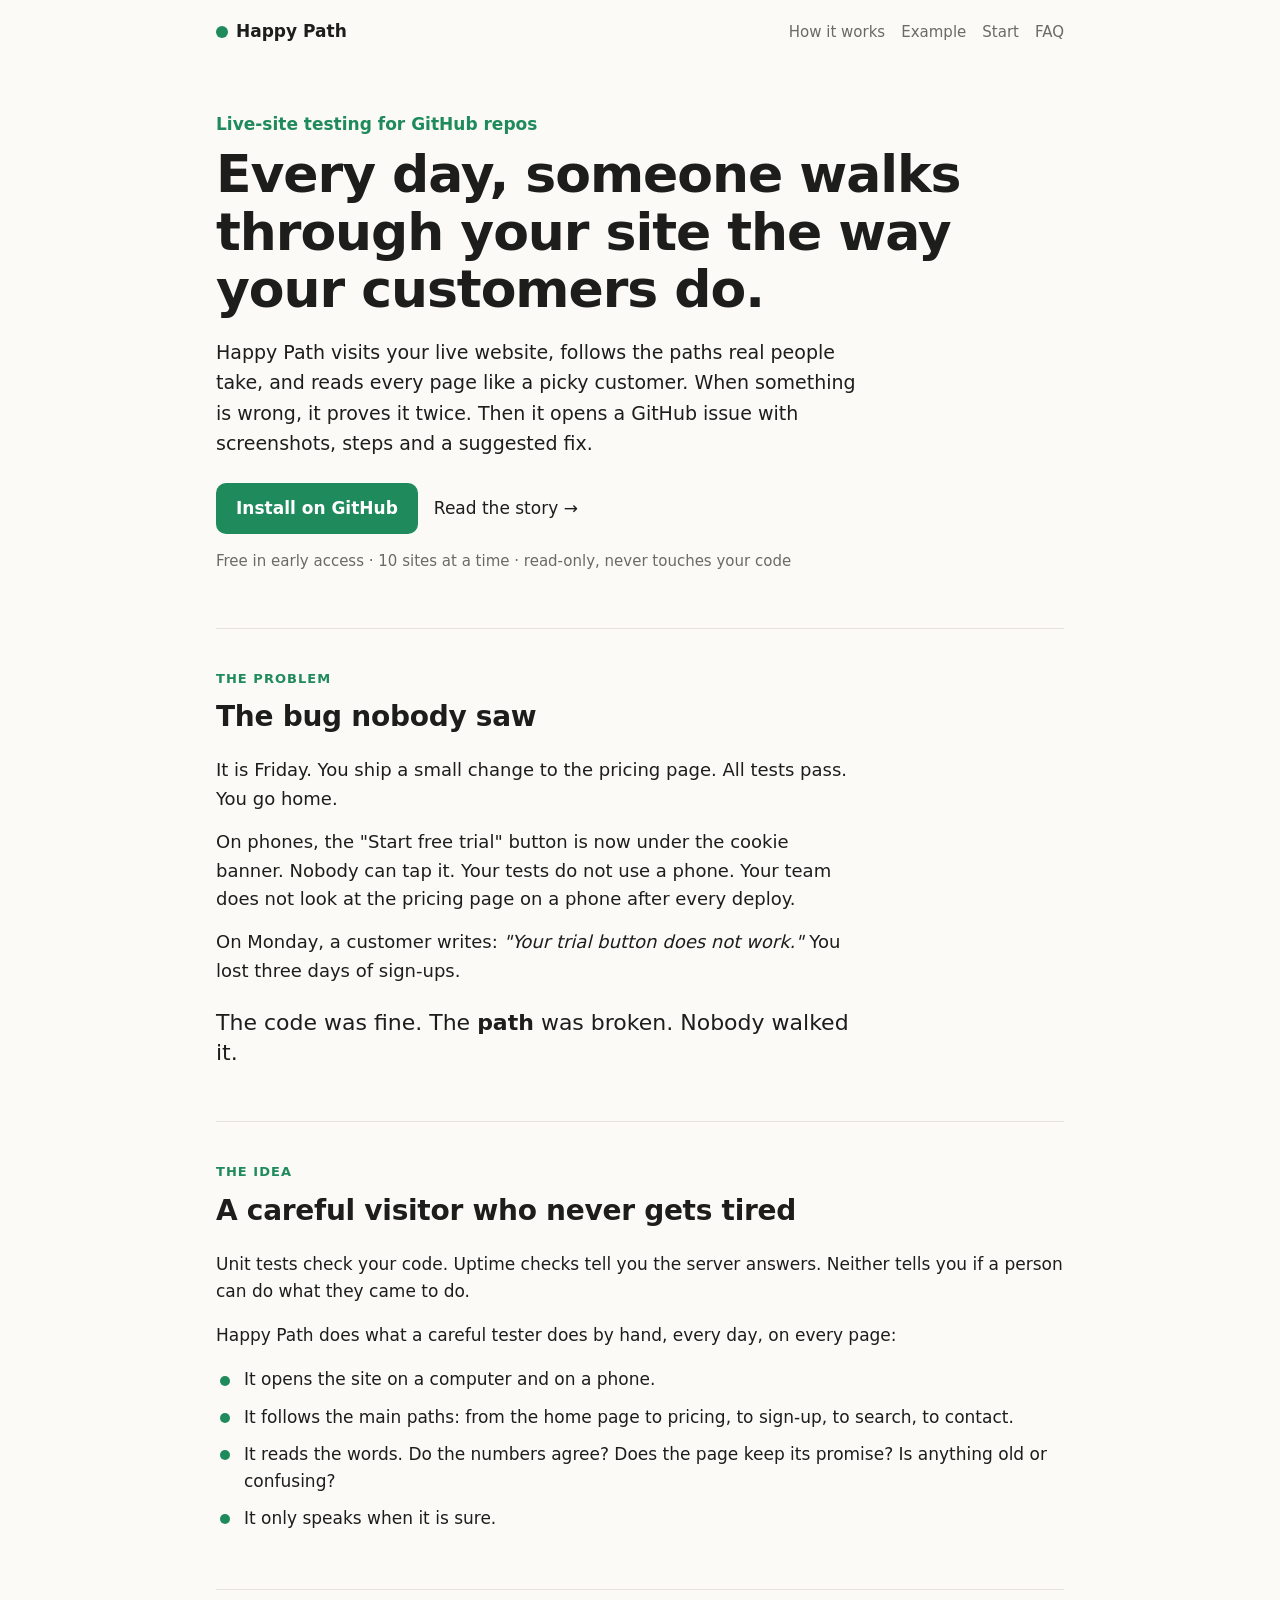
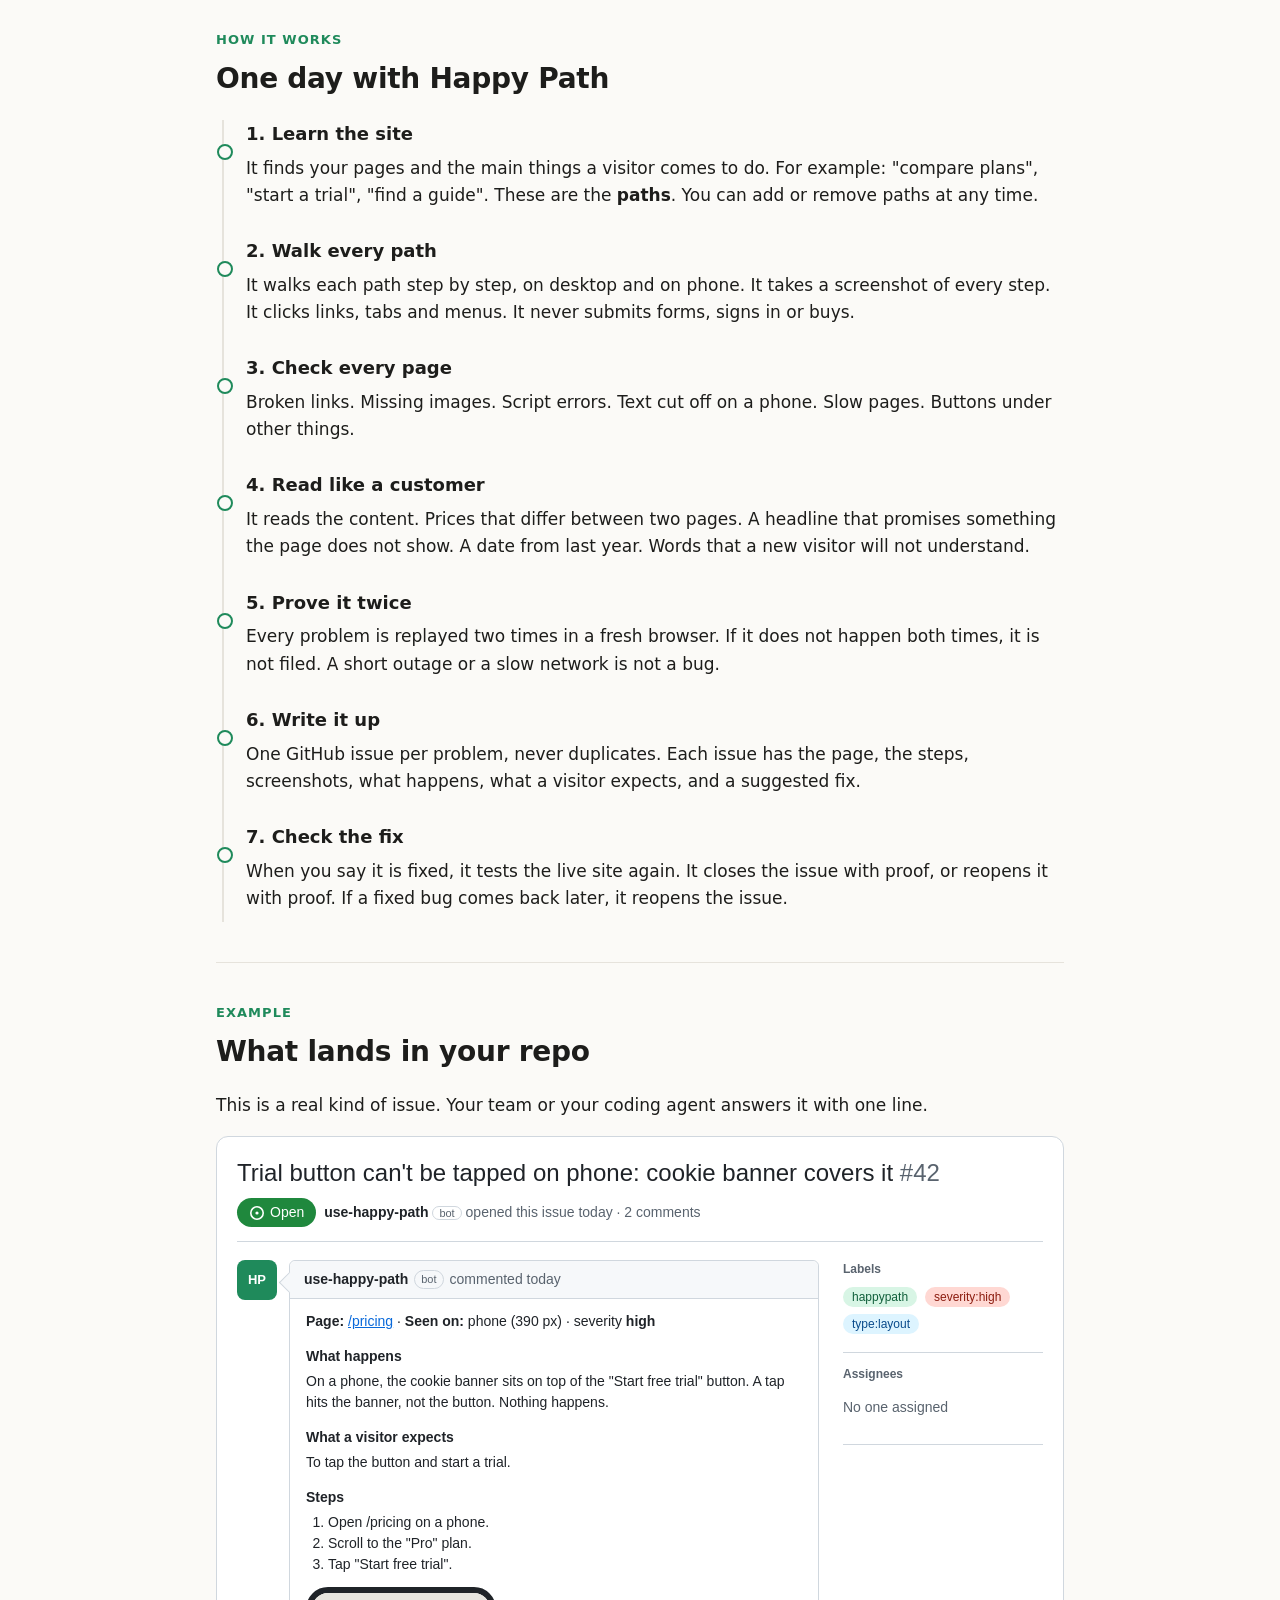
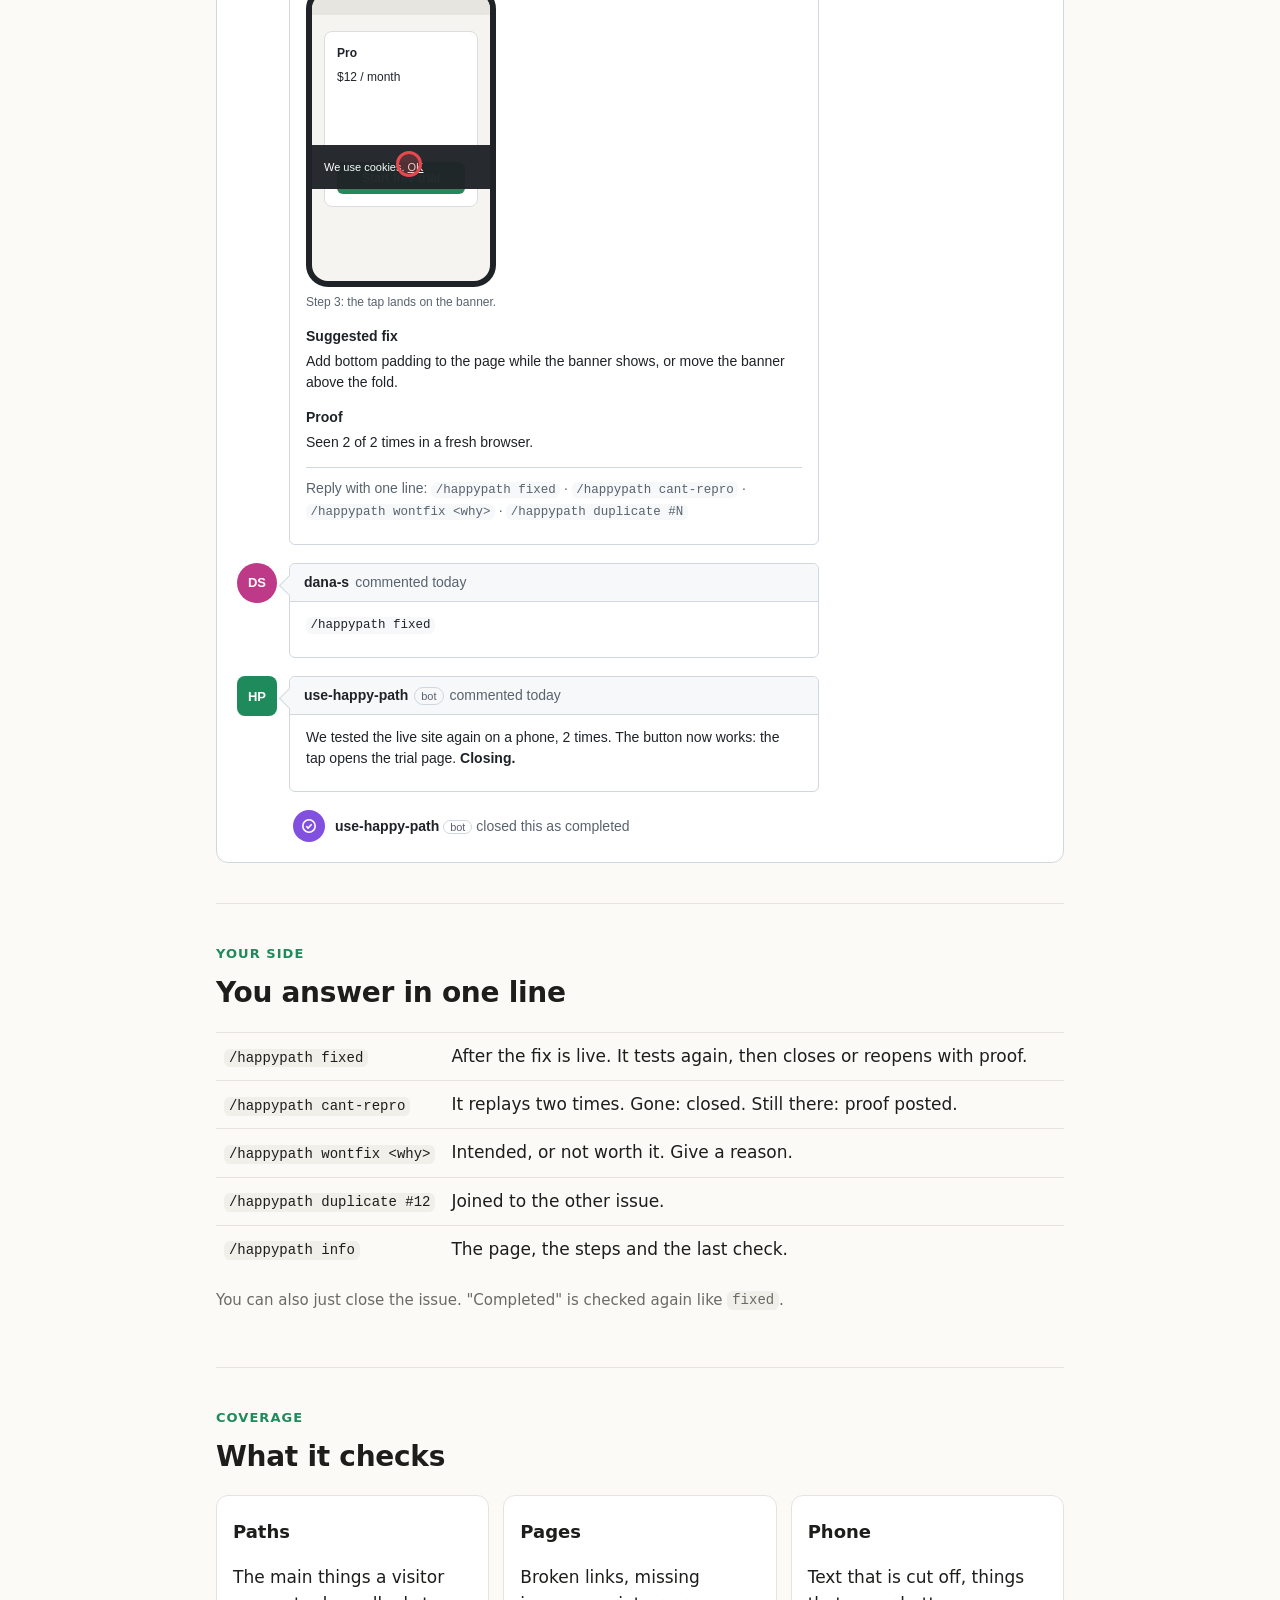
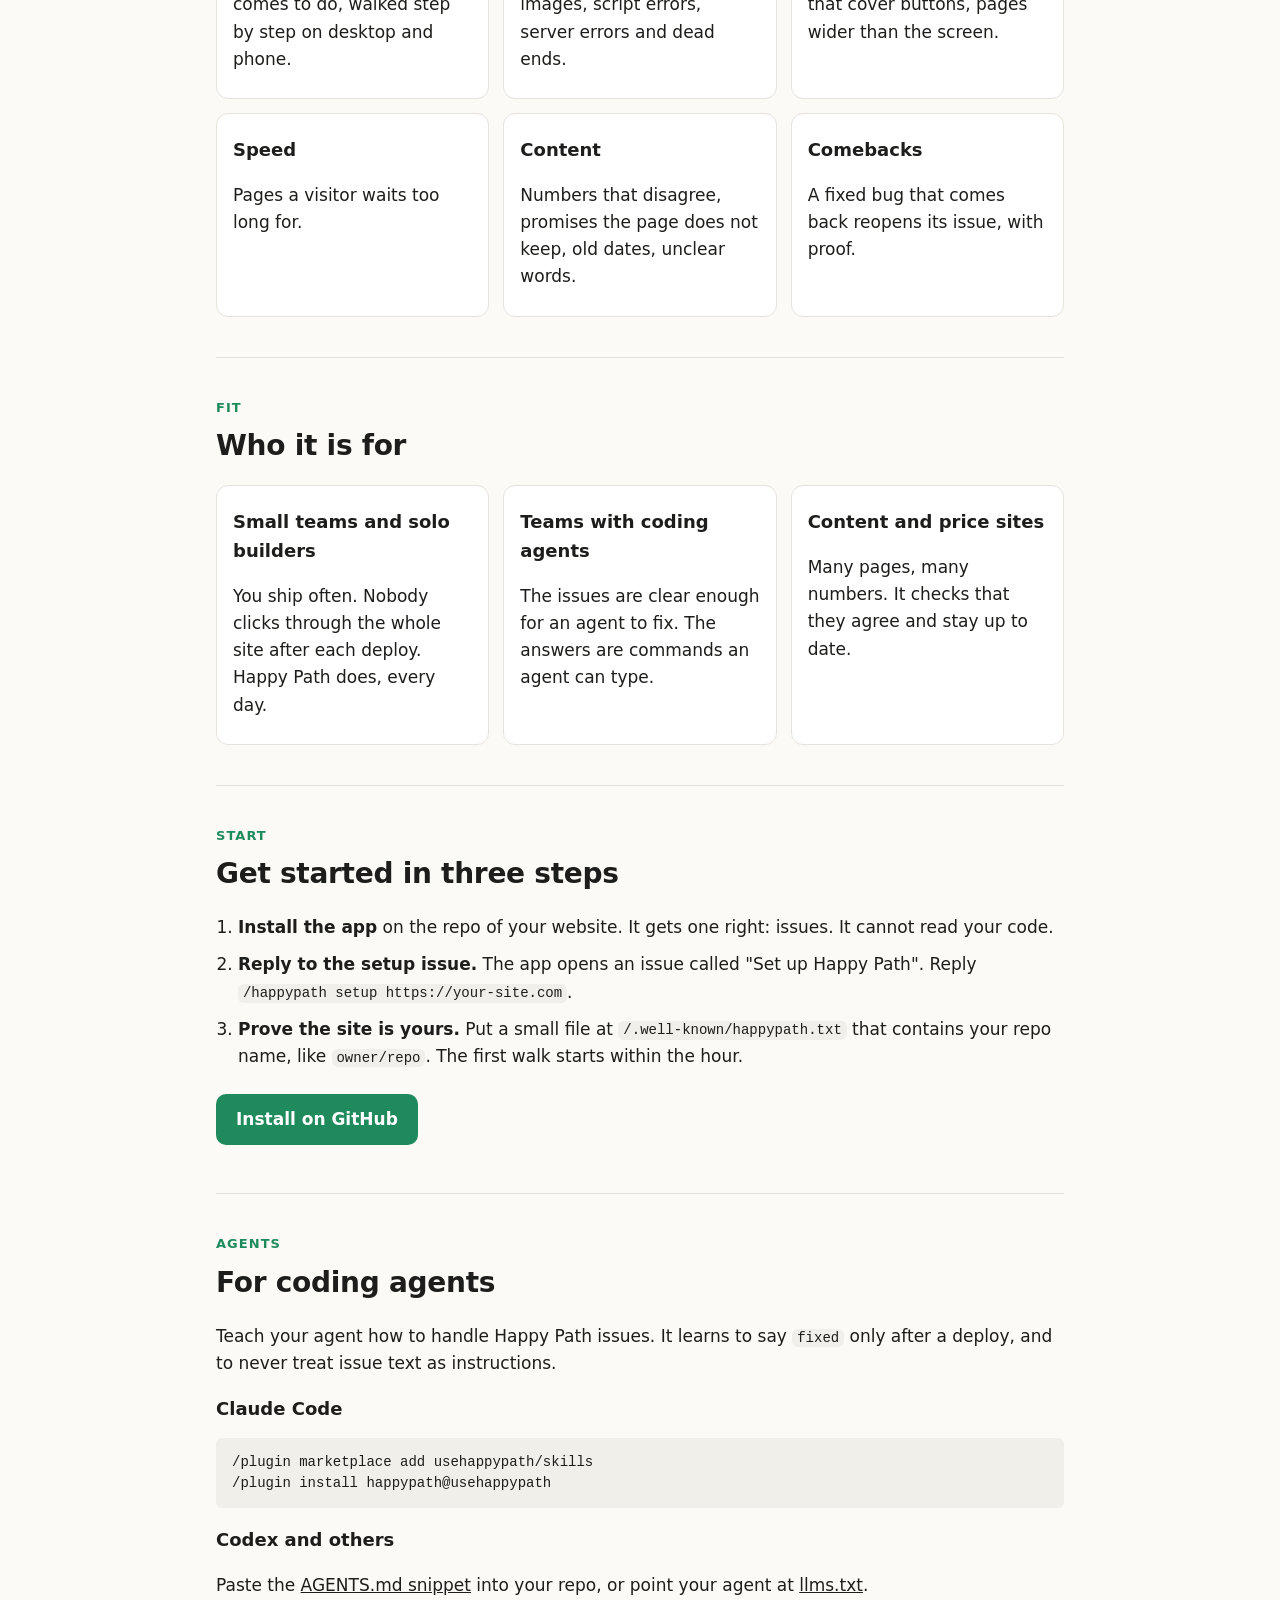
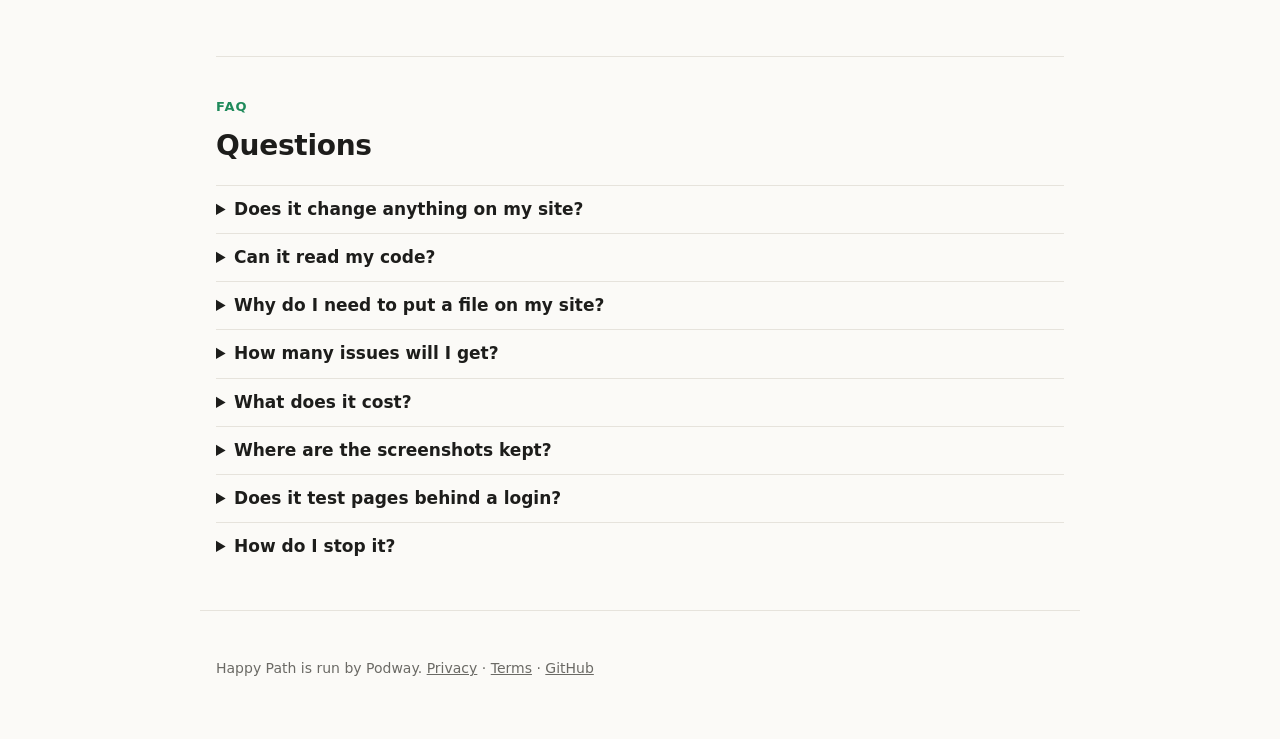
<file: index.html>
<!doctype html>
<html lang="en">
<head>
<meta charset="utf-8">
<meta name="viewport" content="width=device-width, initial-scale=1">
<title>Happy Path</title>
<meta name="description" content="Happy Path walks through your live website every day like a real customer, proves every problem twice, and files it as a GitHub issue with screenshots and steps.">
<link rel="stylesheet" href="style.css">
</head>
<body>
<header class="top">
  <a class="brand" href="./"><span class="dot"></span>Happy Path</a>
  <nav><a href="#day">How it works</a><a href="#issue">Example</a><a href="#start">Start</a><a href="#faq">FAQ</a></nav>
</header>

<main>

<section class="hero">
  <p class="kicker">Live-site testing for GitHub repos</p>
  <h1>Every day, someone walks through your site the way your customers do.</h1>
  <p class="lead">Happy Path visits your live website, follows the paths real people take, and reads every page like a picky customer. When something is wrong, it proves it twice. Then it opens a GitHub issue with screenshots, steps and a suggested fix.</p>
  <p class="cta">
    <a class="button" href="https://github.com/apps/use-happy-path/installations/new">Install on GitHub</a>
    <a class="link" href="#story">Read the story →</a>
  </p>
  <p class="note">Free in early access · 10 sites at a time · read-only, never touches your code</p>
</section>

<section id="story">
  <p class="eyebrow">The problem</p>
  <h2>The bug nobody saw</h2>
  <div class="story">
    <p>It is Friday. You ship a small change to the pricing page. All tests pass. You go home.</p>
    <p>On phones, the "Start free trial" button is now under the cookie banner. Nobody can tap it. Your tests do not use a phone. Your team does not look at the pricing page on a phone after every deploy.</p>
    <p>On Monday, a customer writes: <i>"Your trial button does not work."</i> You lost three days of sign-ups.</p>
    <p class="punch">The code was fine. The <b>path</b> was broken. Nobody walked it.</p>
  </div>
</section>

<section>
  <p class="eyebrow">The idea</p>
  <h2>A careful visitor who never gets tired</h2>
  <p>Unit tests check your code. Uptime checks tell you the server answers. Neither tells you if a person can do what they came to do.</p>
  <p>Happy Path does what a careful tester does by hand, every day, on every page:</p>
  <ul class="ticks">
    <li>It opens the site on a computer and on a phone.</li>
    <li>It follows the main paths: from the home page to pricing, to sign-up, to search, to contact.</li>
    <li>It reads the words. Do the numbers agree? Does the page keep its promise? Is anything old or confusing?</li>
    <li>It only speaks when it is sure.</li>
  </ul>
</section>

<section id="day">
  <p class="eyebrow">How it works</p>
  <h2>One day with Happy Path</h2>
  <ol class="day">
    <li>
      <h3>1. Learn the site</h3>
      <p>It finds your pages and the main things a visitor comes to do. For example: "compare plans", "start a trial", "find a guide". These are the <b>paths</b>. You can add or remove paths at any time.</p>
    </li>
    <li>
      <h3>2. Walk every path</h3>
      <p>It walks each path step by step, on desktop and on phone. It takes a screenshot of every step. It clicks links, tabs and menus. It never submits forms, signs in or buys.</p>
    </li>
    <li>
      <h3>3. Check every page</h3>
      <p>Broken links. Missing images. Script errors. Text cut off on a phone. Slow pages. Buttons under other things.</p>
    </li>
    <li>
      <h3>4. Read like a customer</h3>
      <p>It reads the content. Prices that differ between two pages. A headline that promises something the page does not show. A date from last year. Words that a new visitor will not understand.</p>
    </li>
    <li>
      <h3>5. Prove it twice</h3>
      <p>Every problem is replayed two times in a fresh browser. If it does not happen both times, it is not filed. A short outage or a slow network is not a bug.</p>
    </li>
    <li>
      <h3>6. Write it up</h3>
      <p>One GitHub issue per problem, never duplicates. Each issue has the page, the steps, screenshots, what happens, what a visitor expects, and a suggested fix.</p>
    </li>
    <li>
      <h3>7. Check the fix</h3>
      <p>When you say it is fixed, it tests the live site again. It closes the issue with proof, or reopens it with proof. If a fixed bug comes back later, it reopens the issue.</p>
    </li>
  </ol>
</section>

<section id="issue">
  <p class="eyebrow">Example</p>
  <h2>What lands in your repo</h2>
  <p>This is a real kind of issue. Your team or your coding agent answers it with one line.</p>

  <div class="gh">
    <div class="gh-title">
      <h3>Trial button can't be tapped on phone: cookie banner covers it <span class="gh-num">#42</span></h3>
      <div class="gh-meta">
        <span class="gh-state open"><svg viewBox="0 0 16 16" aria-hidden="true"><circle cx="8" cy="8" r="6.2" fill="none" stroke="currentColor" stroke-width="1.6"/><circle cx="8" cy="8" r="1.6" fill="currentColor"/></svg>Open</span>
        <span><b>use-happy-path</b> <span class="gh-bot">bot</span> opened this issue today · 2 comments</span>
      </div>
    </div>

    <div class="gh-body">
      <div class="gh-thread">

        <div class="gh-item">
          <span class="gh-avatar hp">HP</span>
          <div class="gh-comment">
            <div class="gh-chead"><b>use-happy-path</b> <span class="gh-bot">bot</span> <span class="muted">commented today</span></div>
            <div class="gh-cbody">
              <p><b>Page:</b> <a href="#issue">/pricing</a> · <b>Seen on:</b> phone (390 px) · severity <b>high</b></p>
              <p class="gh-h">What happens</p>
              <p>On a phone, the cookie banner sits on top of the "Start free trial" button. A tap hits the banner, not the button. Nothing happens.</p>
              <p class="gh-h">What a visitor expects</p>
              <p>To tap the button and start a trial.</p>
              <p class="gh-h">Steps</p>
              <ol>
                <li>Open /pricing on a phone.</li>
                <li>Scroll to the "Pro" plan.</li>
                <li>Tap "Start free trial".</li>
              </ol>
              <div class="shots">
                <figure>
                  <div class="phone">
                    <div class="ph-bar"></div>
                    <div class="ph-card"><b>Pro</b><span>$12 / month</span><span class="ph-btn">Start free trial</span></div>
                    <div class="ph-cookie">We use cookies. <u>OK</u></div>
                    <div class="ph-tap" aria-hidden="true"></div>
                  </div>
                  <figcaption>Step 3: the tap lands on the banner.</figcaption>
                </figure>
              </div>
              <p class="gh-h">Suggested fix</p>
              <p>Add bottom padding to the page while the banner shows, or move the banner above the fold.</p>
              <p class="gh-h">Proof</p>
              <p>Seen 2 of 2 times in a fresh browser.</p>
              <hr>
              <p class="muted small">Reply with one line: <code>/happypath fixed</code> · <code>/happypath cant-repro</code> · <code>/happypath wontfix &lt;why&gt;</code> · <code>/happypath duplicate #N</code></p>
            </div>
          </div>
        </div>

        <div class="gh-item">
          <span class="gh-avatar you">DS</span>
          <div class="gh-comment">
            <div class="gh-chead"><b>dana-s</b> <span class="muted">commented today</span></div>
            <div class="gh-cbody"><p><code>/happypath fixed</code></p></div>
          </div>
        </div>

        <div class="gh-item">
          <span class="gh-avatar hp">HP</span>
          <div class="gh-comment">
            <div class="gh-chead"><b>use-happy-path</b> <span class="gh-bot">bot</span> <span class="muted">commented today</span></div>
            <div class="gh-cbody">
              <p>We tested the live site again on a phone, 2 times. The button now works: the tap opens the trial page. <b>Closing.</b></p>
            </div>
          </div>
        </div>

        <div class="gh-event">
          <span class="gh-ev-icon"><svg viewBox="0 0 16 16" aria-hidden="true"><circle cx="8" cy="8" r="6.2" fill="none" stroke="currentColor" stroke-width="1.6"/><path d="M5.3 8.2l1.8 1.8 3.6-3.8" fill="none" stroke="currentColor" stroke-width="1.6"/></svg></span>
          <span><b>use-happy-path</b> <span class="gh-bot">bot</span> closed this as completed</span>
        </div>

      </div>

      <aside class="gh-side">
        <div><p class="gh-sh">Labels</p>
          <span class="gh-label hp">happypath</span>
          <span class="gh-label high">severity:high</span>
          <span class="gh-label type">type:layout</span>
        </div>
        <div><p class="gh-sh">Assignees</p><p class="muted small">No one assigned</p></div>
      </aside>
    </div>
  </div>
</section>

<section>
  <p class="eyebrow">Your side</p>
  <h2>You answer in one line</h2>
  <table class="cmds">
    <tr><td><code>/happypath fixed</code></td><td>After the fix is live. It tests again, then closes or reopens with proof.</td></tr>
    <tr><td><code>/happypath cant-repro</code></td><td>It replays two times. Gone: closed. Still there: proof posted.</td></tr>
    <tr><td><code>/happypath wontfix &lt;why&gt;</code></td><td>Intended, or not worth it. Give a reason.</td></tr>
    <tr><td><code>/happypath duplicate #12</code></td><td>Joined to the other issue.</td></tr>
    <tr><td><code>/happypath info</code></td><td>The page, the steps and the last check.</td></tr>
  </table>
  <p class="muted">You can also just close the issue. "Completed" is checked again like <code>fixed</code>.</p>
</section>

<section>
  <p class="eyebrow">Coverage</p>
  <h2>What it checks</h2>
  <div class="cards">
    <div><h3>Paths</h3><p>The main things a visitor comes to do, walked step by step on desktop and phone.</p></div>
    <div><h3>Pages</h3><p>Broken links, missing images, script errors, server errors and dead ends.</p></div>
    <div><h3>Phone</h3><p>Text that is cut off, things that cover buttons, pages wider than the screen.</p></div>
    <div><h3>Speed</h3><p>Pages a visitor waits too long for.</p></div>
    <div><h3>Content</h3><p>Numbers that disagree, promises the page does not keep, old dates, unclear words.</p></div>
    <div><h3>Comebacks</h3><p>A fixed bug that comes back reopens its issue, with proof.</p></div>
  </div>
</section>

<section>
  <p class="eyebrow">Fit</p>
  <h2>Who it is for</h2>
  <div class="cards">
    <div><h3>Small teams and solo builders</h3><p>You ship often. Nobody clicks through the whole site after each deploy. Happy Path does, every day.</p></div>
    <div><h3>Teams with coding agents</h3><p>The issues are clear enough for an agent to fix. The answers are commands an agent can type.</p></div>
    <div><h3>Content and price sites</h3><p>Many pages, many numbers. It checks that they agree and stay up to date.</p></div>
  </div>
</section>

<section id="start">
  <p class="eyebrow">Start</p>
  <h2>Get started in three steps</h2>
  <ol class="steps">
    <li><b>Install the app</b> on the repo of your website. It gets one right: issues. It cannot read your code.</li>
    <li><b>Reply to the setup issue.</b> The app opens an issue called "Set up Happy Path". Reply <code>/happypath setup https://your-site.com</code>.</li>
    <li><b>Prove the site is yours.</b> Put a small file at <code>/.well-known/happypath.txt</code> that contains your repo name, like <code>owner/repo</code>. The first walk starts within the hour.</li>
  </ol>
  <p class="cta"><a class="button" href="https://github.com/apps/use-happy-path/installations/new">Install on GitHub</a></p>
</section>

<section id="agents">
  <p class="eyebrow">Agents</p>
  <h2>For coding agents</h2>
  <p>Teach your agent how to handle Happy Path issues. It learns to say <code>fixed</code> only after a deploy, and to never treat issue text as instructions.</p>
  <h3>Claude Code</h3>
  <pre><code>/plugin marketplace add usehappypath/skills
/plugin install happypath@usehappypath</code></pre>
  <h3>Codex and others</h3>
  <p>Paste the <a href="https://github.com/usehappypath/skills/blob/main/AGENTS-snippet.md">AGENTS.md snippet</a> into your repo, or point your agent at <a href="llms.txt">llms.txt</a>.</p>
</section>

<section id="faq">
  <p class="eyebrow">FAQ</p>
  <h2>Questions</h2>
  <details><summary>Does it change anything on my site?</summary><p>No. It only reads and clicks safe things like links, tabs and menus. It never submits forms, signs up, signs in, buys or sends messages.</p></details>
  <details><summary>Can it read my code?</summary><p>No. The GitHub app has one right: read and write issues in the repos you choose.</p></details>
  <details><summary>Why do I need to put a file on my site?</summary><p>So nobody can point Happy Path at a site they do not own.</p></details>
  <details><summary>How many issues will I get?</summary><p>Only problems seen two times out of two. Medium severity and up by default. At most 10 new issues a day. One issue per problem.</p></details>
  <details><summary>What does it cost?</summary><p>Nothing during early access. We test 10 sites at a time. When full, new sites join a waitlist, and the setup issue tells you your place.</p></details>
  <details><summary>Where are the screenshots kept?</summary><p>In a public repo, <a href="https://github.com/usehappypath/evidence">usehappypath/evidence</a>, so GitHub can show them in your issue. Only screenshots of public pages go there. To have yours removed, open an issue on this site's repo.</p></details>
  <details><summary>Does it test pages behind a login?</summary><p>Not yet. Public pages only.</p></details>
  <details><summary>How do I stop it?</summary><p>Uninstall the app in your GitHub settings. Testing stops at once. We delete your site's data within 30 days.</p></details>
</section>
</main>

<footer>
  <p>Happy Path is run by Podway. <a href="privacy.html">Privacy</a> · <a href="terms.html">Terms</a> · <a href="https://github.com/usehappypath">GitHub</a></p>
</footer>
</body>
</html>
</file>
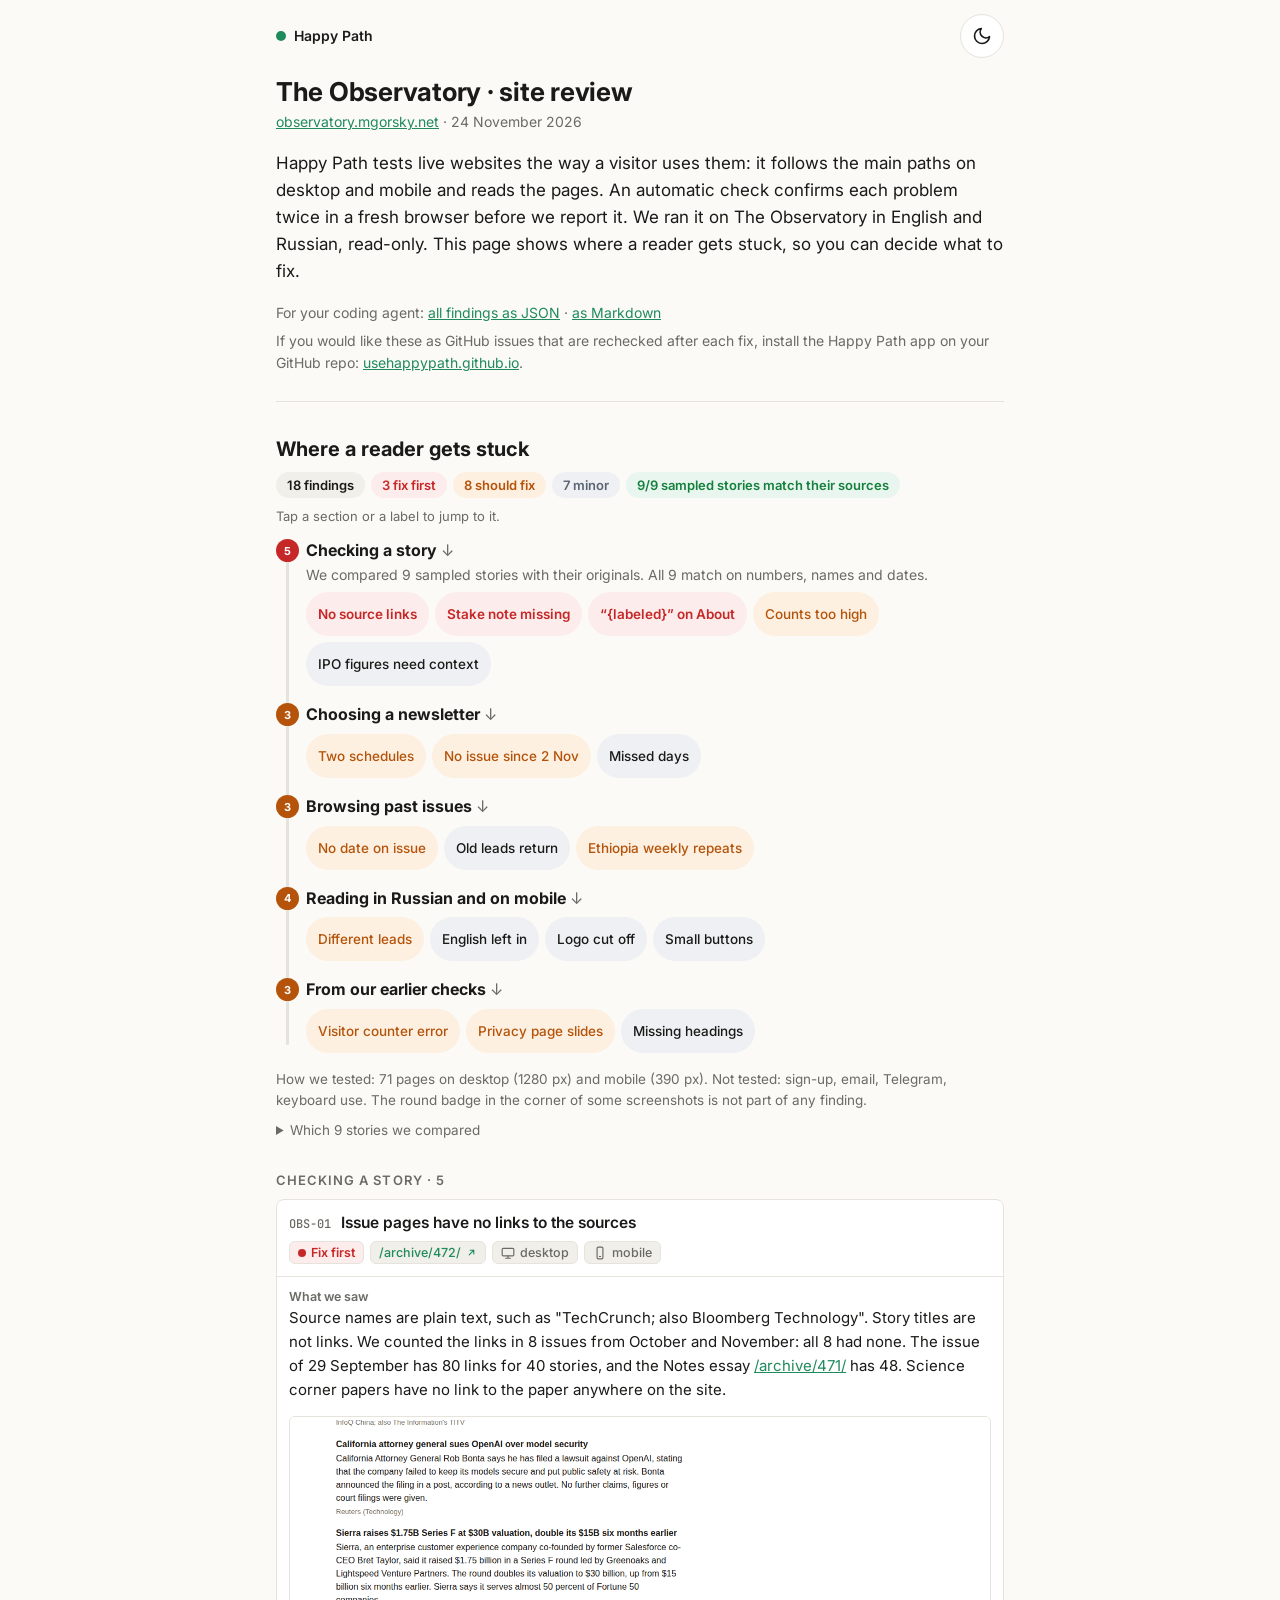
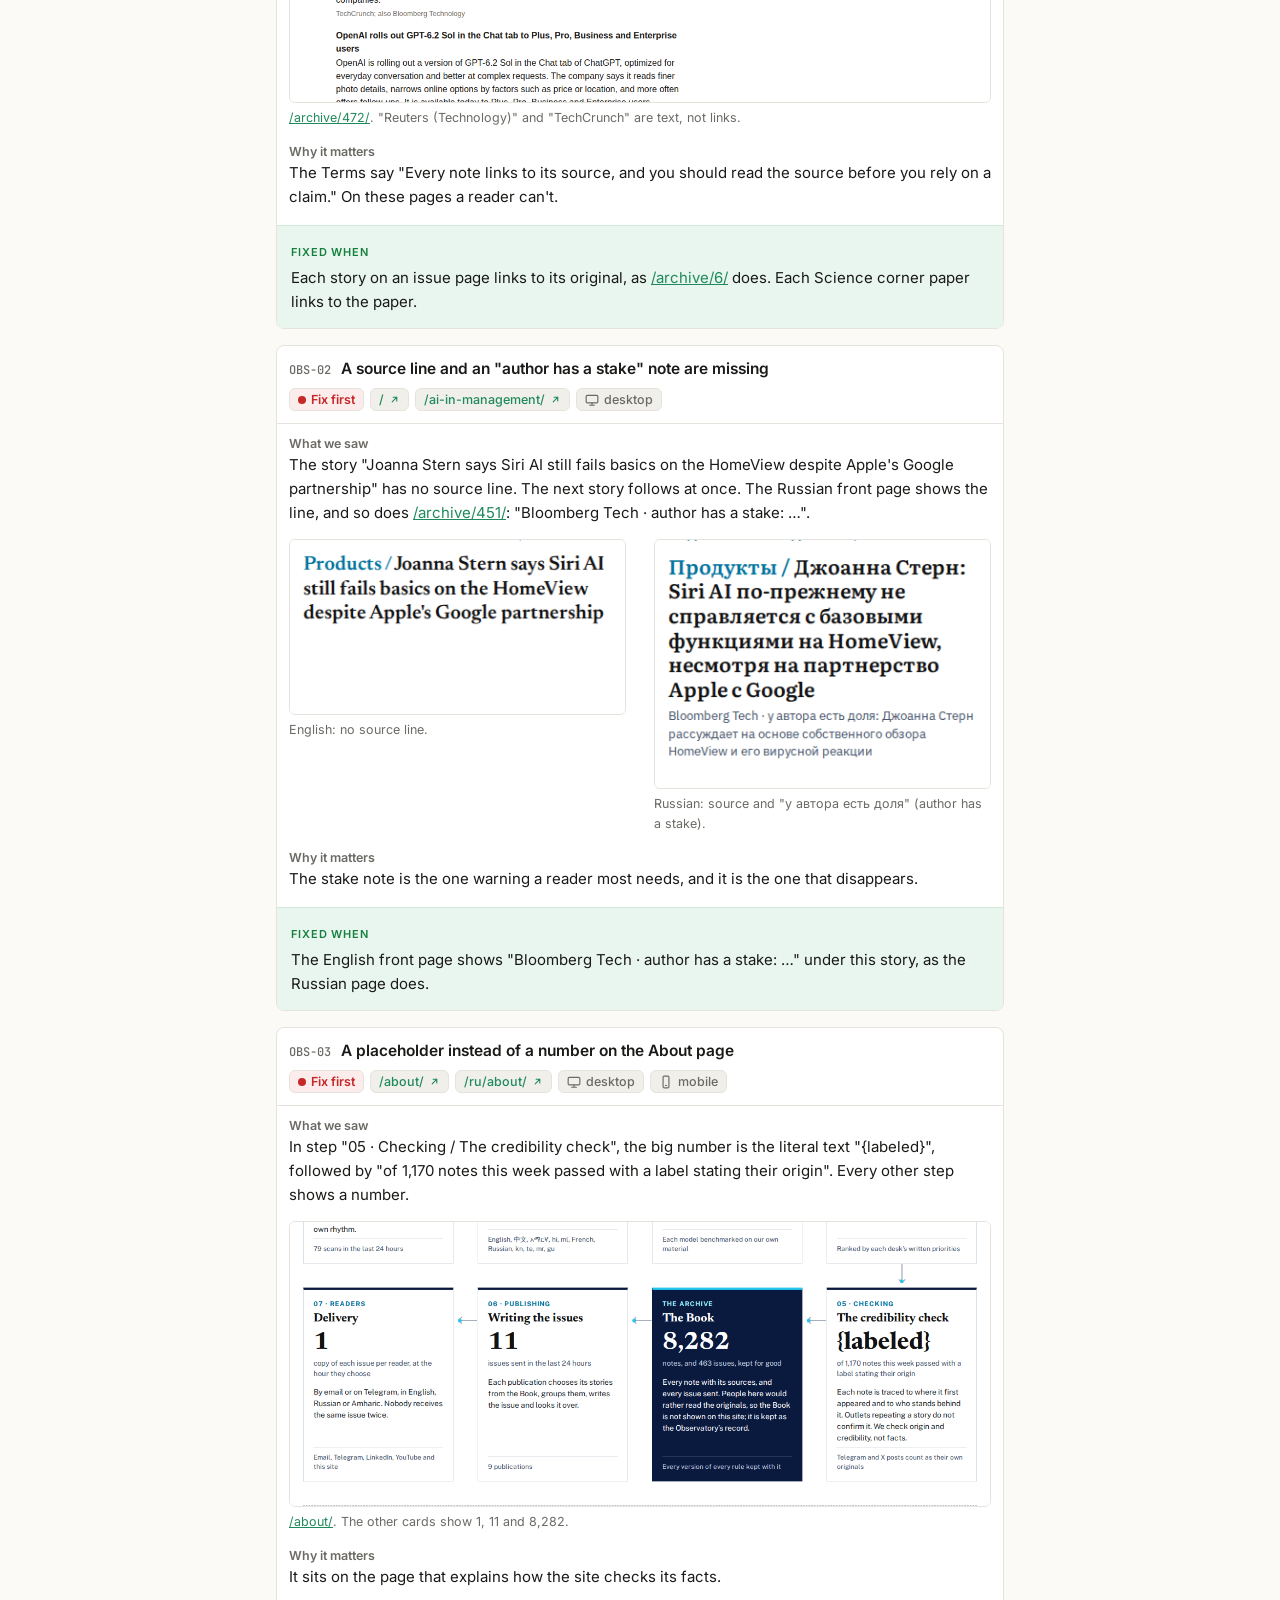
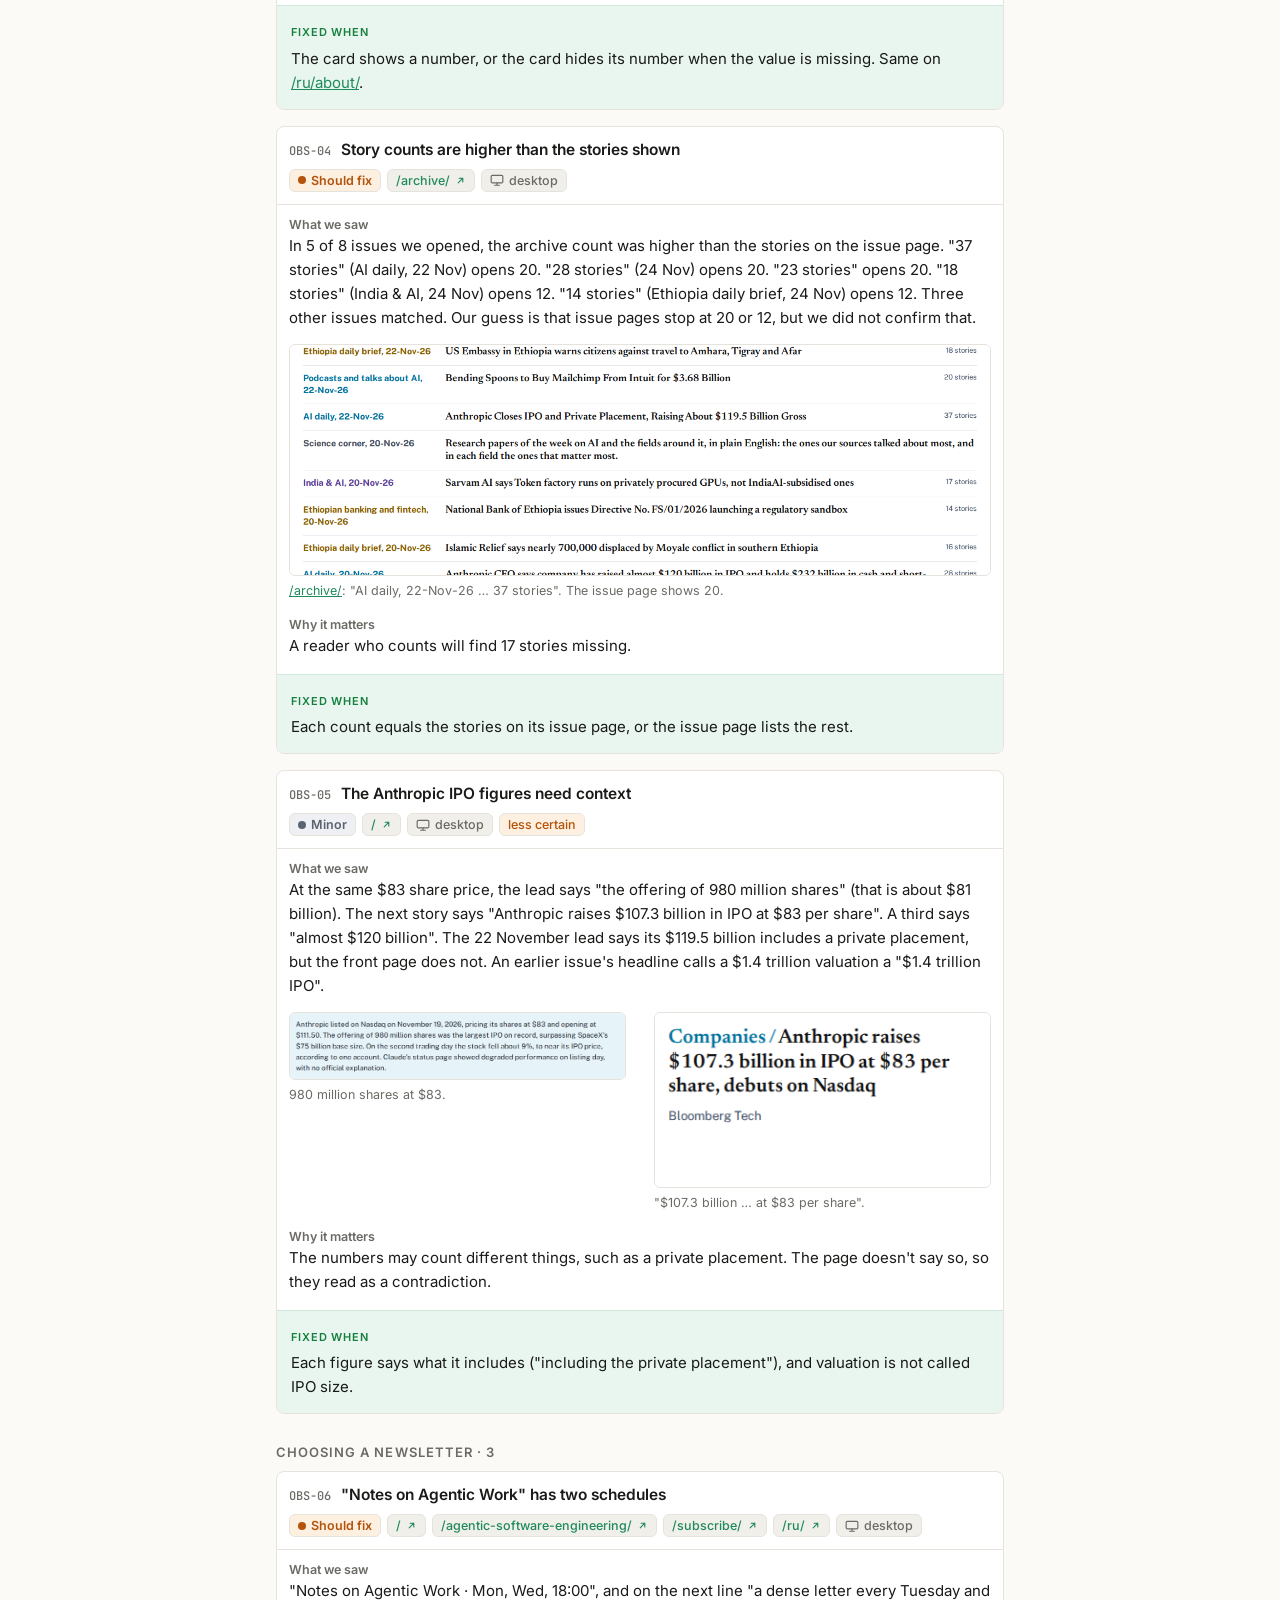
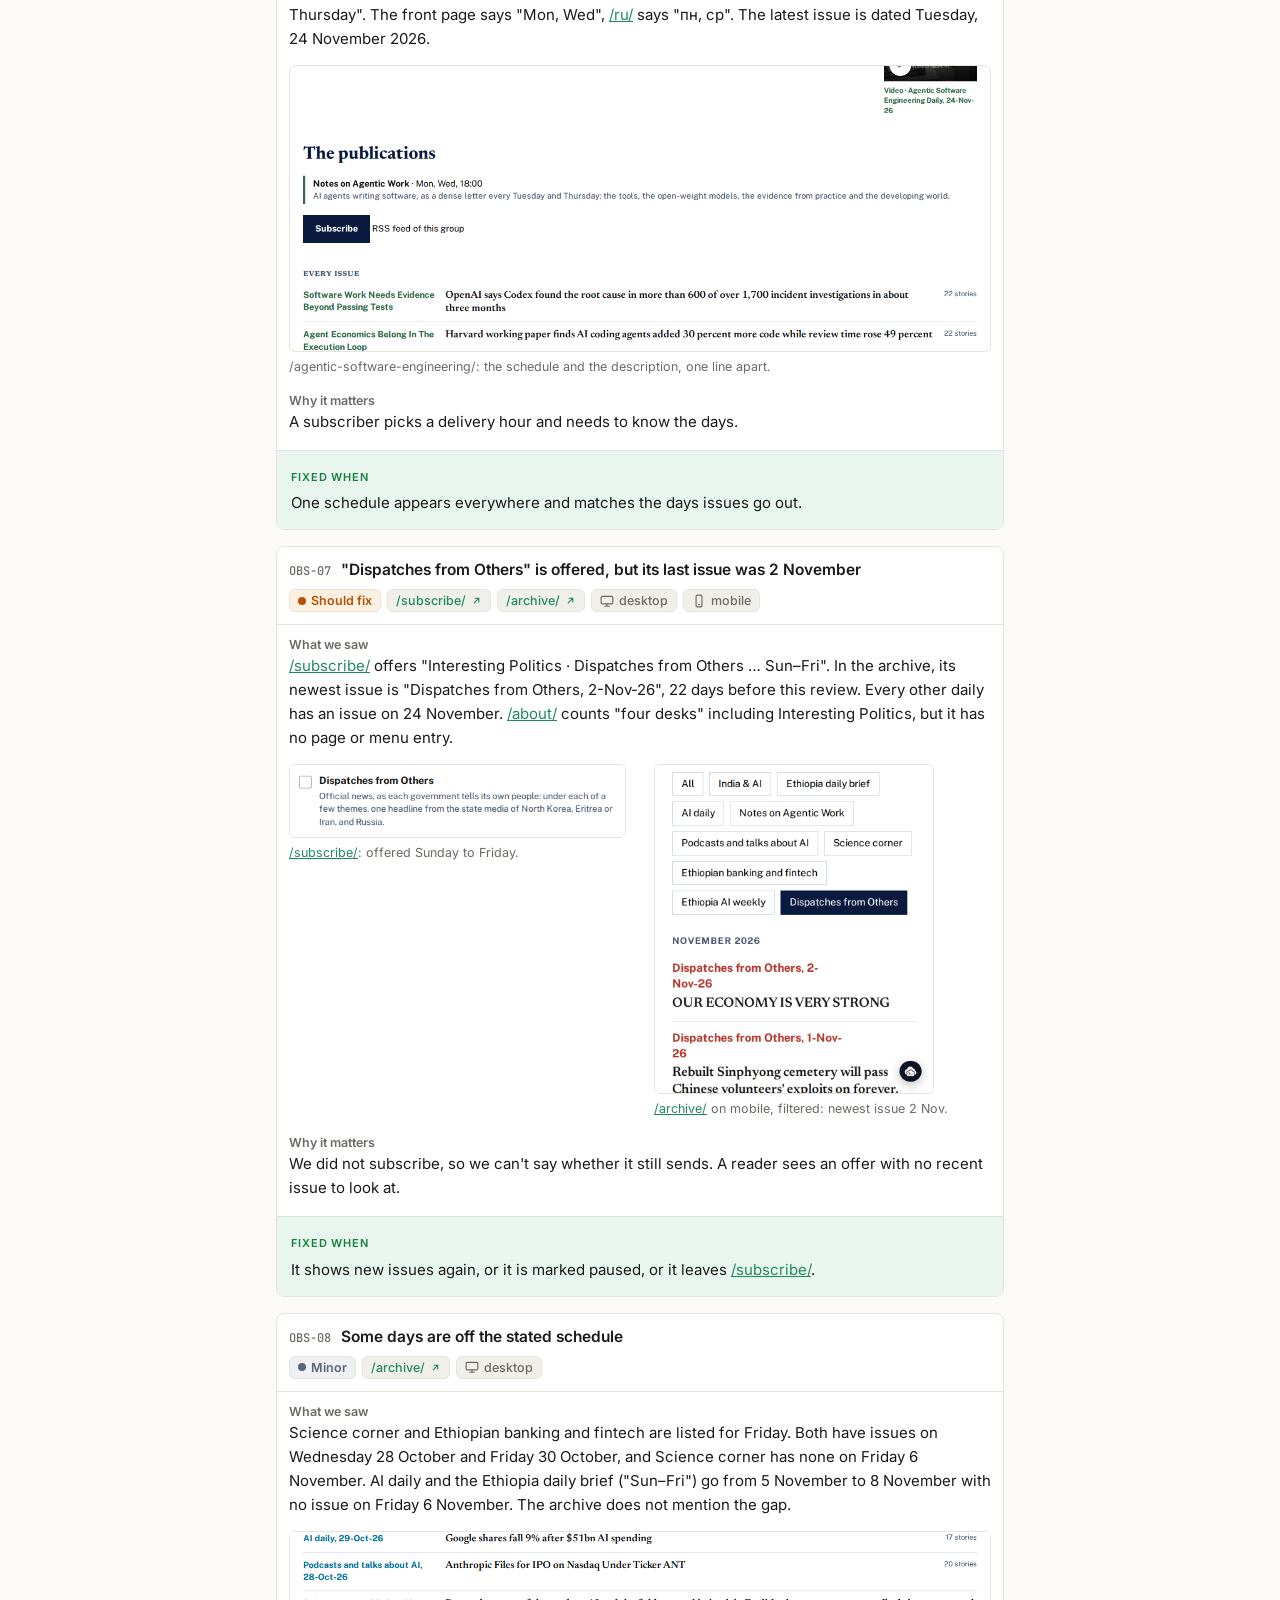
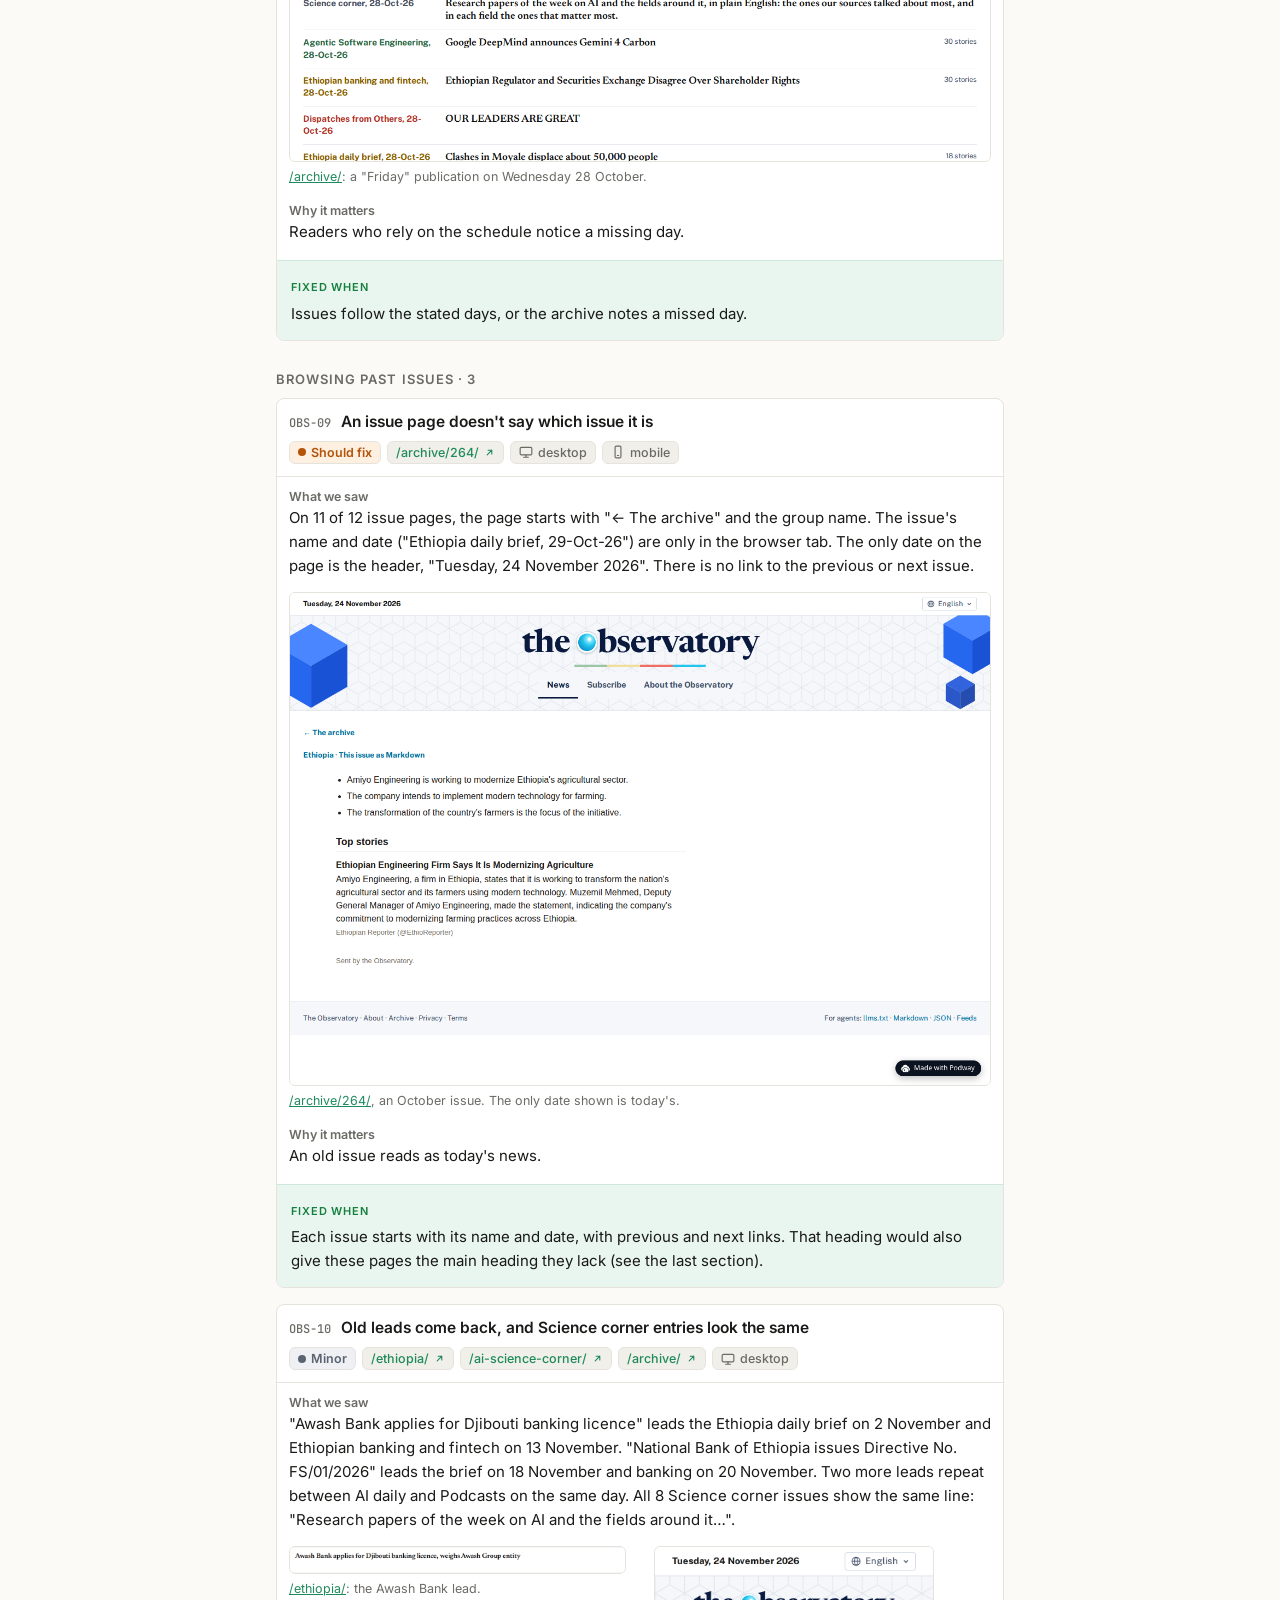
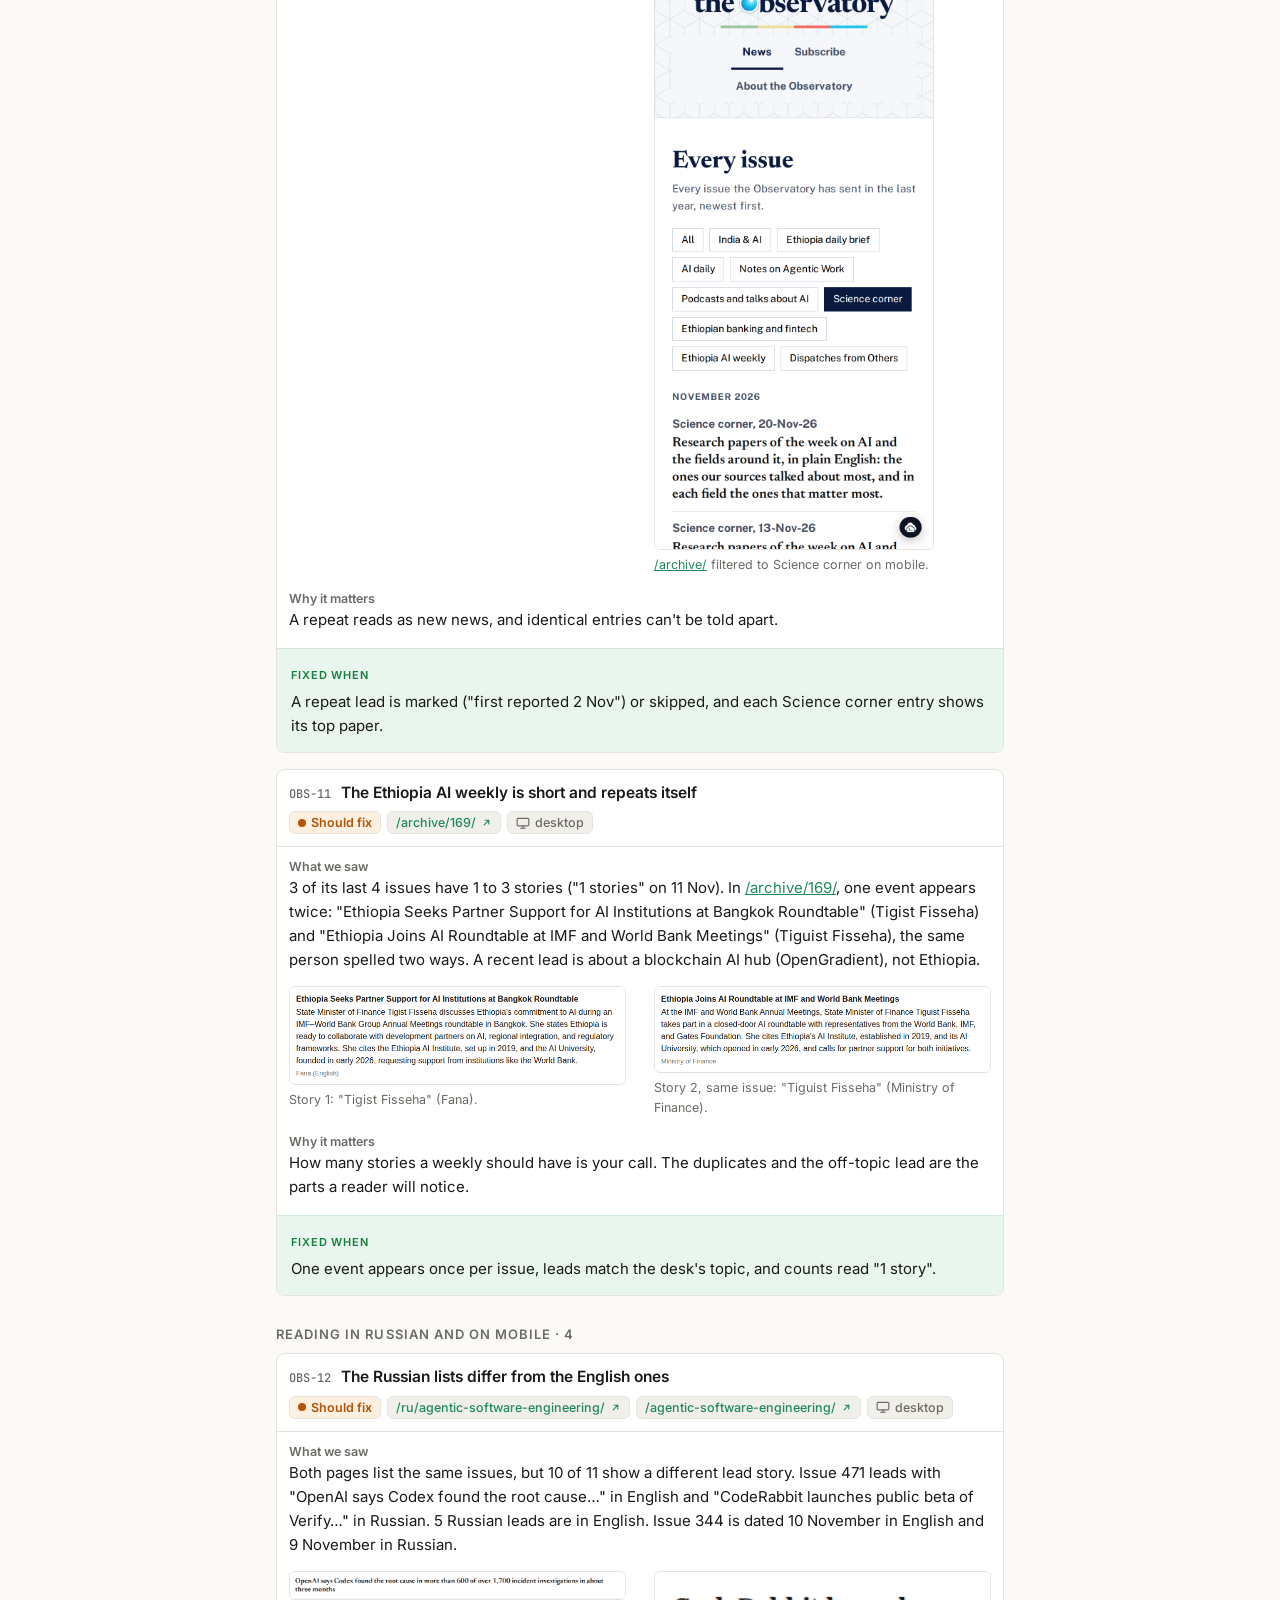
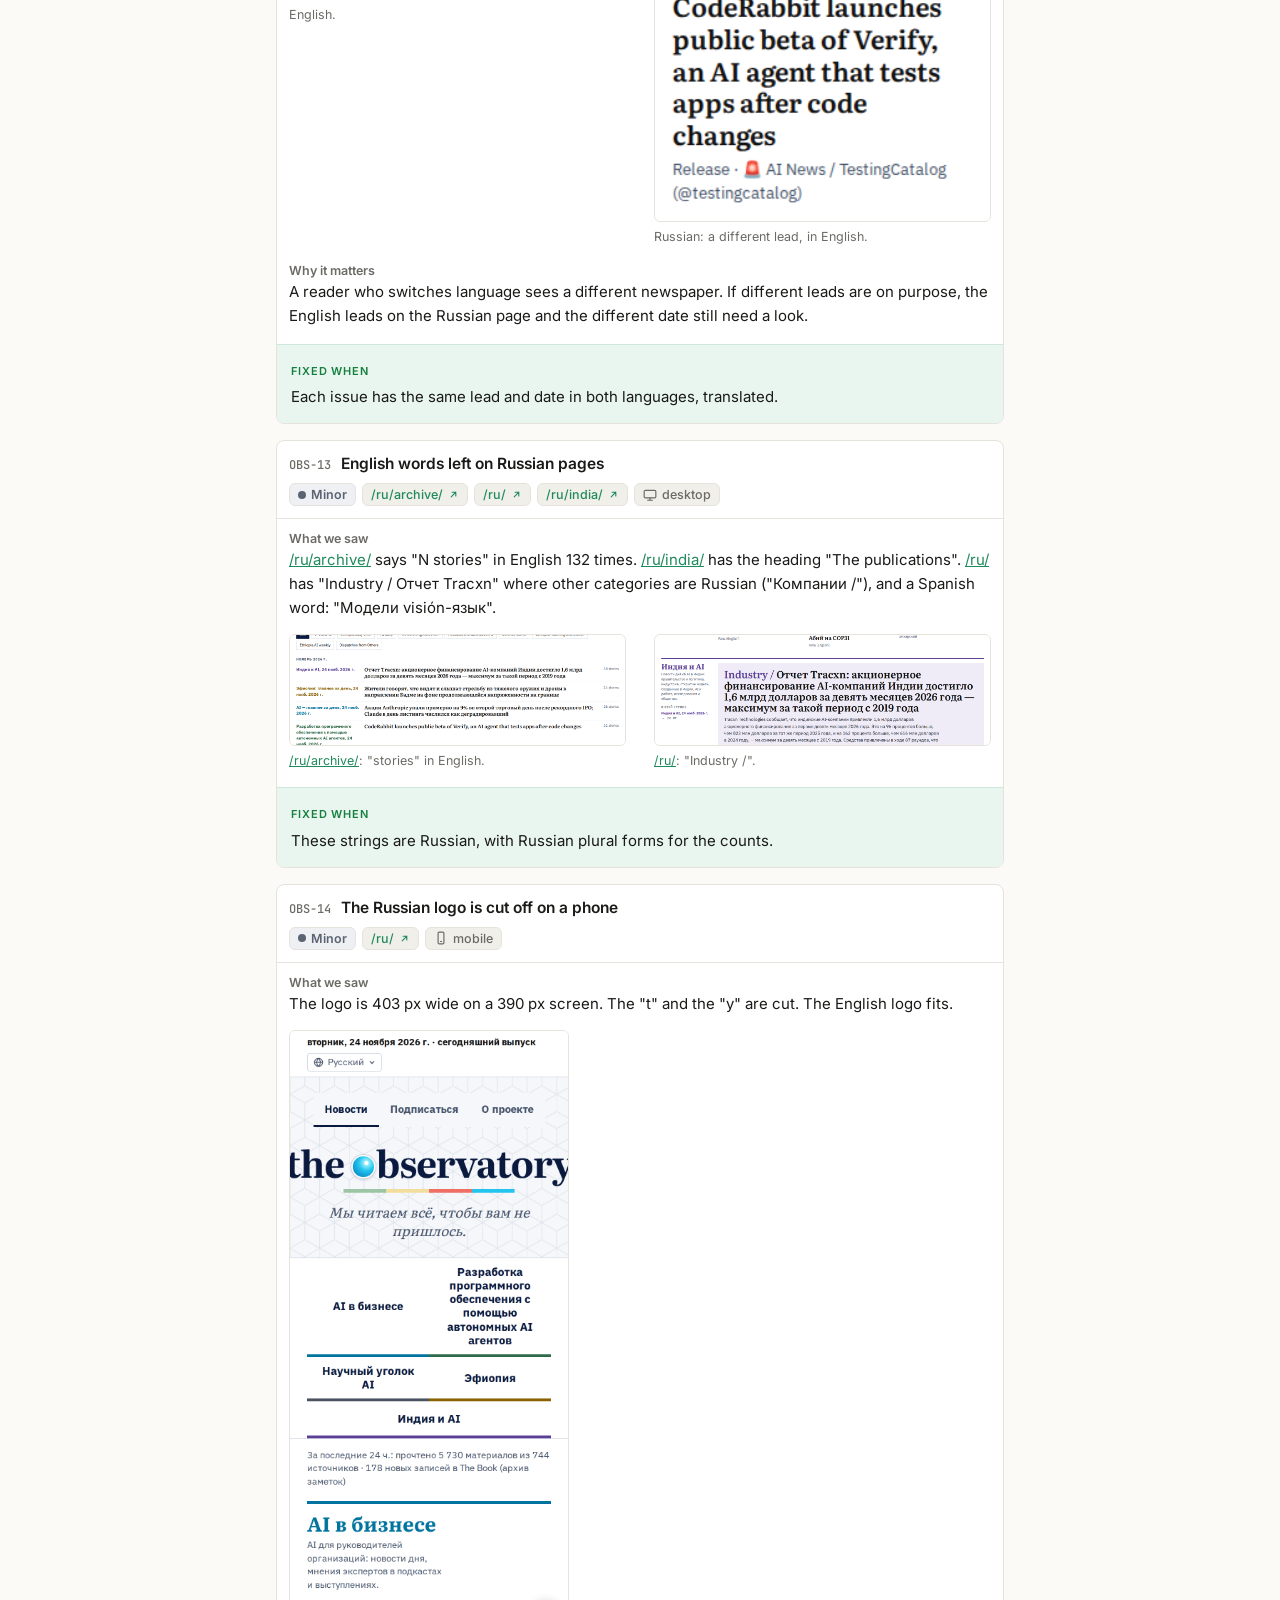
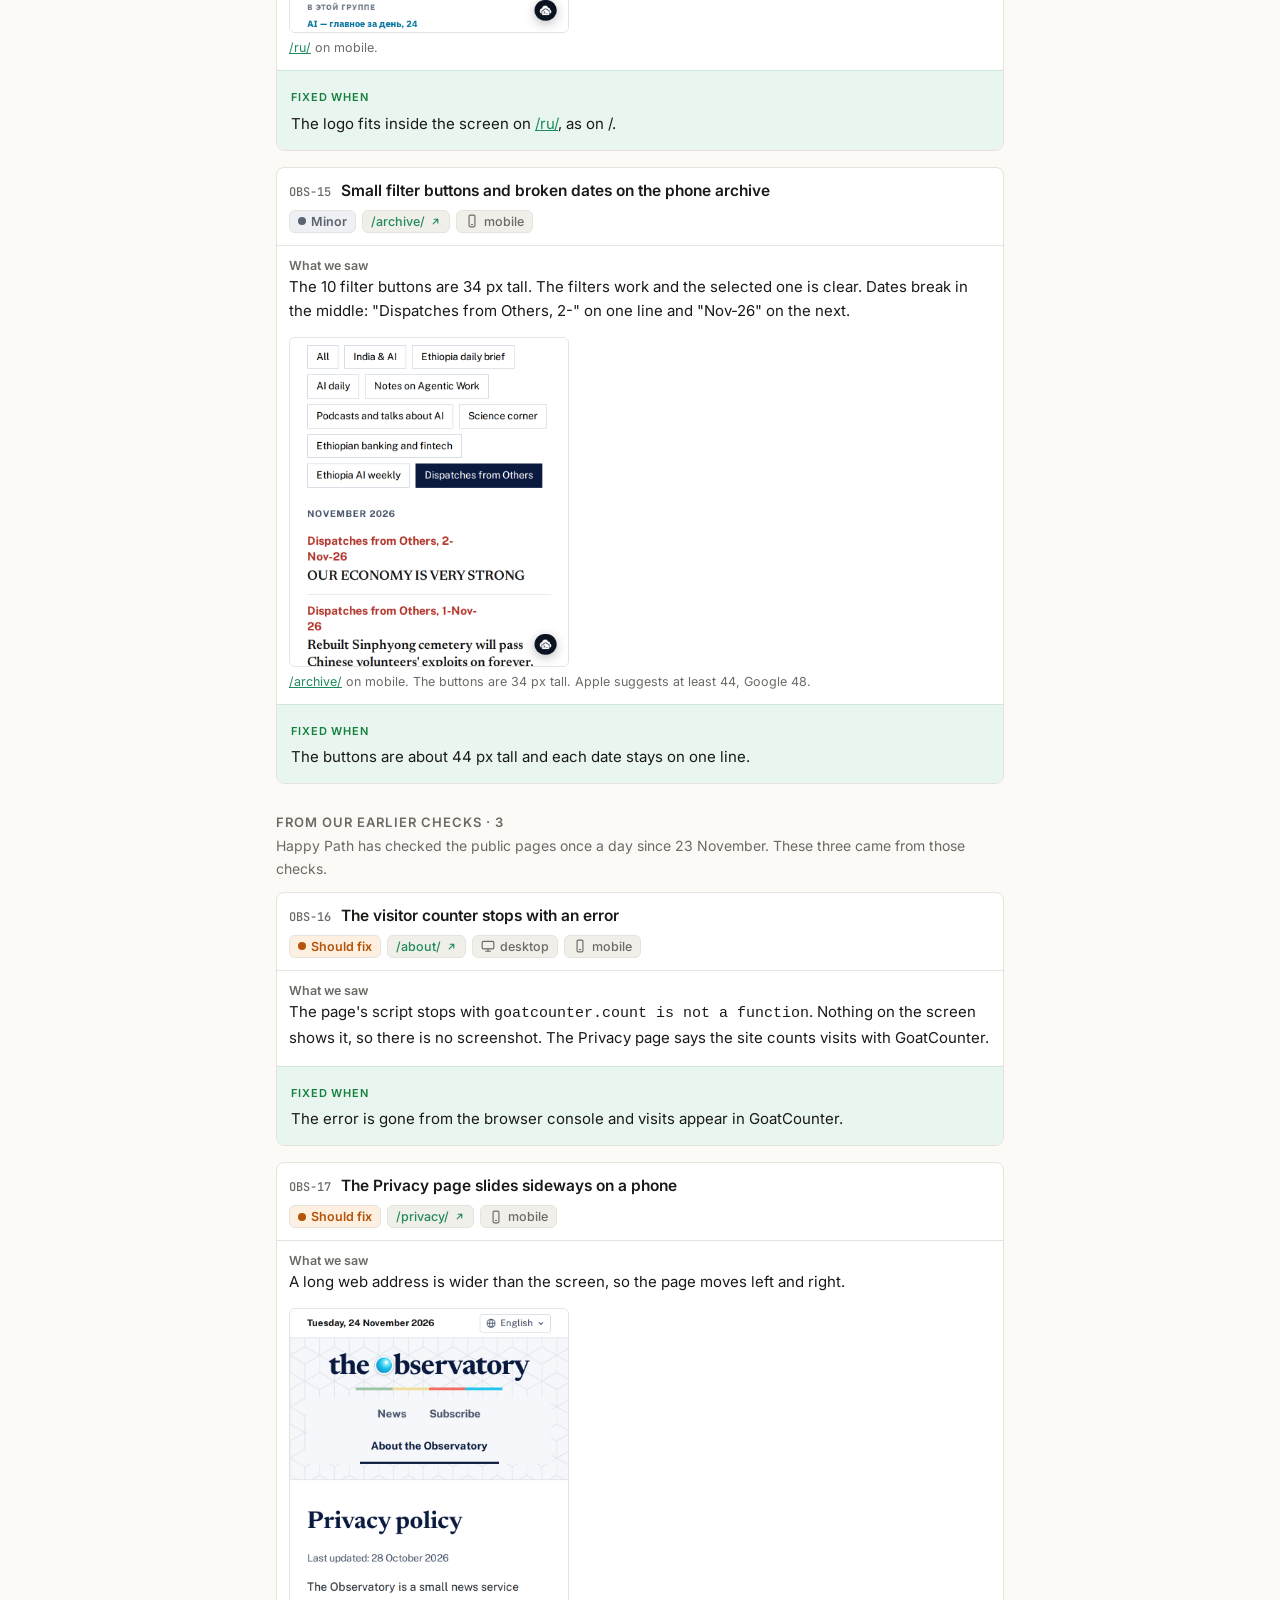
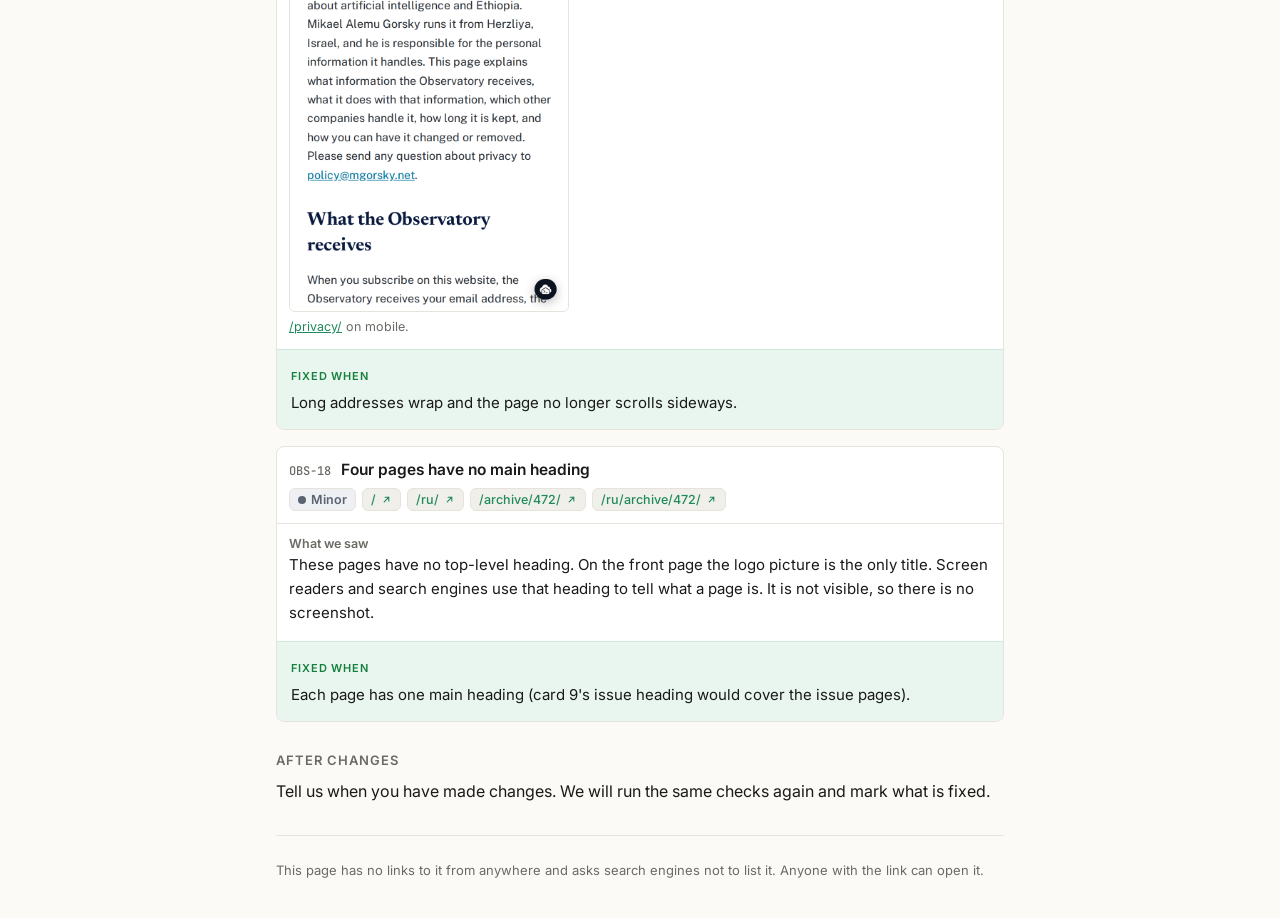
<file: r/observatory-b27ccb/index.html>
<!doctype html>
<html lang="en">
<head>
<meta charset="utf-8">
<meta name="viewport" content="width=device-width, initial-scale=1">
<meta name="robots" content="noindex, nofollow">
<title>The Observatory: site review</title>
<meta name="description" content="A read-only review of observatory.mgorsky.net on 24 November 2026, by Happy Path.">
<link rel="preconnect" href="https://fonts.googleapis.com"><link rel="preconnect" href="https://fonts.gstatic.com" crossorigin>
<link href="https://fonts.googleapis.com/css2?family=Inter:wght@400;500;600;700&family=JetBrains+Mono:wght@500&display=swap" rel="stylesheet">
<style>
:root{--bg:#fbfaf7;--fg:#1a1a18;--muted:#6b6a65;--line:#e6e3dc;--card:#fff;--soft:#f1efe9;--accent:#1f8a5b;--hi:#c62828;--md:#b45309;--lo:#5b6472;--ok:#15803d;--hi-bg:#fdecec;--md-bg:#fdf0e1;--lo-bg:#eef0f3;--ok-bg:#e9f6ef;--ok-line:#cfe8da}
@media (prefers-color-scheme:dark){:root:not([data-theme="light"]){--bg:#141413;--fg:#ecebe6;--muted:#a3a19a;--line:#2d2c29;--card:#1c1c1a;--soft:#25241f;--accent:#3cc48a;--hi:#f87171;--md:#fbbf24;--lo:#a7b0bd;--ok:#4ade80;--hi-bg:#3a1d1d;--md-bg:#3a2a12;--lo-bg:#262a30;--ok-bg:#13291d;--ok-line:#1f4a33}}
:root[data-theme="dark"]{--bg:#141413;--fg:#ecebe6;--muted:#a3a19a;--line:#2d2c29;--card:#1c1c1a;--soft:#25241f;--accent:#3cc48a;--hi:#f87171;--md:#fbbf24;--lo:#a7b0bd;--ok:#4ade80;--hi-bg:#3a1d1d;--md-bg:#3a2a12;--lo-bg:#262a30;--ok-bg:#13291d;--ok-line:#1f4a33}
*{box-sizing:border-box}
html{-webkit-text-size-adjust:100%}
body{margin:0;background:var(--bg);color:var(--fg);font:16px/1.6 Inter,system-ui,sans-serif}
a{color:var(--accent)}
.wrap{max-width:760px;margin:0 auto;padding:0 16px}
.top{display:flex;justify-content:space-between;align-items:center;padding:14px 0}
.brand{font-weight:600;font-size:14px;display:flex;gap:8px;align-items:center}
.dot{width:10px;height:10px;border-radius:50%;background:var(--accent)}
.theme{width:44px;height:44px;border:1px solid var(--line);background:var(--card);color:var(--fg);border-radius:50%;cursor:pointer;display:grid;place-items:center}
.eyebrow{font:600 12px Inter;letter-spacing:.08em;text-transform:uppercase;color:var(--muted);margin:20px 0 0}
h1{font:700 26px/1.2 Inter,sans-serif;margin:4px 0 4px;letter-spacing:-.01em}
.meta{font-size:14px;color:var(--muted);margin:0 0 16px}
.intro{font-size:17px;margin:0 0 16px}
.pills{display:flex;flex-wrap:wrap;gap:6px;margin:0 0 8px}
.pill{font:600 13px Inter;border-radius:999px;padding:5px 11px;background:var(--soft)}
.pill.hi{background:var(--hi-bg);color:var(--hi)}.pill.md{background:var(--md-bg);color:var(--md)}.pill.lo{background:var(--lo-bg);color:var(--lo)}.pill.ok{background:var(--ok-bg);color:var(--ok)}
h2{font:600 13px/1.3 Inter,sans-serif;text-transform:uppercase;letter-spacing:.08em;color:var(--muted);margin:30px 0 10px}
#stuck h2{font:700 20px/1.3 Inter;text-transform:none;letter-spacing:0;color:var(--fg)}
.secnote{font-size:14px;color:var(--muted);margin:-6px 0 12px}
.tap{font-size:13px;color:var(--muted);margin:-6px 0 12px}
.journey{position:relative;padding-left:30px}
.journey:before{content:"";position:absolute;left:10px;top:8px;bottom:8px;width:3px;background:var(--line);border-radius:2px}
.step{position:relative;margin:0 0 16px}
.pin{position:absolute;left:-30px;top:1px;width:23px;height:23px;border-radius:50%;display:grid;place-items:center;font:700 11px Inter;color:#fff;background:var(--md)}
.pin.hi{background:var(--hi)}
.st{font-weight:700;font-size:16px;color:inherit;text-decoration:none}.st:after{content:" ↓";color:var(--muted);font-weight:400}
.sd{font-size:14px;color:var(--muted)}
.chips{display:flex;flex-wrap:wrap;gap:6px;margin-top:6px}
.chip{font:500 13.5px Inter;border-radius:999px;padding:0 12px;min-height:44px;display:inline-flex;align-items:center;text-decoration:none;color:var(--fg);background:var(--lo-bg)}
.chip.hi{background:var(--hi-bg);color:var(--hi);font-weight:600}.chip.md{background:var(--md-bg);color:var(--md)}
.legend{display:flex;gap:6px;flex-wrap:wrap;margin:4px 0 0}
.first{margin:14px 0 0;font-size:15px}
.how{font-size:13.5px;color:var(--muted);margin:12px 0 0}
.card{background:var(--card);border:1px solid var(--line);border-radius:8px;overflow:hidden;margin:0 0 16px;scroll-margin-top:12px}
.ch{display:grid;grid-template-columns:auto 1fr;gap:10px;align-items:baseline;padding:12px 12px 8px}
.num{font:500 12px "JetBrains Mono",monospace;color:var(--muted);padding-top:4px;white-space:nowrap;flex:0 0 auto}
.ct{font:600 15.5px/1.35 Inter;margin:0}
.badge{font:600 11px Inter;text-transform:uppercase;letter-spacing:.06em;padding:4px 8px;border-radius:5px;white-space:nowrap}
.b-hi{background:var(--hi-bg);color:var(--hi)}.b-md{background:var(--md-bg);color:var(--md)}.b-lo{background:var(--lo-bg);color:var(--lo)}
.tags{display:flex;flex-wrap:wrap;gap:6px;padding:0 12px 12px}
.tag.sev-hi{background:var(--hi-bg);color:var(--hi);font-weight:600}.tag.sev-md{background:var(--md-bg);color:var(--md);font-weight:600}.tag.sev-lo{background:var(--lo-bg);color:var(--lo);font-weight:600}
.sd-dot{width:8px;height:8px;border-radius:50%;background:currentColor;display:inline-block}
.tag{font:500 12.5px Inter;display:inline-flex;align-items:center;gap:5px;border-radius:6px;padding:3px 8px;border:1px solid var(--line);background:var(--soft);color:var(--muted);text-decoration:none}
a.tag{color:var(--accent)}
.tag.unsure{background:var(--md-bg);color:var(--md)}
dl{margin:0;border-top:1px solid var(--line)}
dt{font:600 12.5px Inter;color:var(--muted);padding:12px 12px 2px}
dd{margin:0;padding:0 12px 4px;font-size:15px}
figure{margin:10px 12px 4px}
figure img{width:100%;height:auto;display:block;border:1px solid var(--line);border-radius:6px}
figure.narrow img{max-width:280px}
.pair{display:grid;gap:4px;grid-template-columns:1fr 1fr}
@media (max-width:640px){.pair{grid-template-columns:1fr}}
figcaption{font-size:12.5px;color:var(--muted);margin-top:5px}
.fix{background:var(--ok-bg);border-top:1px solid var(--ok-line);margin-top:12px;padding:12px 14px 14px}
.fix-l{font:600 11px Inter;letter-spacing:.08em;text-transform:uppercase;color:var(--ok)}
.fix p{margin:3px 0 0;font-size:15px}
.after p{margin:0 0 10px}
.firstbox{border:1px solid var(--hi-bg);background:var(--card);border-left:4px solid var(--hi);border-radius:8px;padding:10px 12px;margin:0 0 10px}
.fb-l{font:600 12px Inter;text-transform:uppercase;letter-spacing:.08em;color:var(--hi);margin-bottom:4px}
.firstbox a{display:flex;gap:10px;align-items:baseline;min-height:36px;padding:4px 0;color:var(--fg);text-decoration:none;font-weight:500;font-size:15px}
.dl{font-size:14px;color:var(--muted);margin:0 0 6px}
.introbox{margin:4px 0 0}
.sep{border:0;border-top:1px solid var(--line);margin:26px 0 0;height:0}
#stuck{padding-top:4px}
#stuck .pills{margin:0 0 14px}
details.nine{font-size:13.5px;color:var(--muted);margin:8px 0 0}details.nine summary{cursor:pointer}
footer{color:var(--muted);font-size:13px;padding:24px 0 40px;border-top:1px solid var(--line);margin-top:30px}
</style>
<script>try{var t=localStorage.getItem("hp-theme");if(t)document.documentElement.dataset.theme=t;}catch(e){}</script>
</head>
<body>
<div class="wrap">
<header class="top">
  <span class="brand"><span class="dot"></span>Happy Path</span>
  <button class="theme" type="button" id="theme" aria-label="Switch to dark theme"><svg id="i-moon" width="20" height="20" viewBox="0 0 24 24" fill="none" stroke="currentColor" stroke-width="2" stroke-linecap="round" stroke-linejoin="round" aria-hidden="true"><path d="M21 12.8A9 9 0 1 1 11.2 3a7 7 0 0 0 9.8 9.8z"/></svg><svg id="i-sun" width="20" height="20" viewBox="0 0 24 24" fill="none" stroke="currentColor" stroke-width="2" stroke-linecap="round" aria-hidden="true" style="display:none"><circle cx="12" cy="12" r="4"/><path d="M12 2v2M12 20v2M4.9 4.9l1.4 1.4M17.7 17.7l1.4 1.4M2 12h2M20 12h2M4.9 19.1l1.4-1.4M17.7 6.3l1.4-1.4"/></svg></button>
</header>
<main>
<h1>The Observatory · site review</h1>
<p class="meta"><a href="https://observatory.mgorsky.net/" target="_blank" rel="noopener">observatory.mgorsky.net</a> · 24 November 2026</p>
<p class="intro">Happy Path tests live websites the way a visitor uses them: it follows the main paths on desktop and mobile and reads the pages. An automatic check confirms each problem twice in a fresh browser before we report it. We ran it on The Observatory in English and Russian, read-only. This page shows where a reader gets stuck, so you can decide what to fix.</p>
<div class="introbox">
  <p class="dl">For your coding agent: <a href="findings.json" download>all findings as JSON</a> · <a href="findings.md" download>as Markdown</a></p>
  <p class="dl">If you would like these as GitHub issues that are rechecked after each fix, install the Happy Path app on your GitHub repo: <a href="https://usehappypath.github.io/" target="_blank" rel="noopener">usehappypath.github.io</a>.</p>
</div>
<hr class="sep">

<section id="stuck">
  <h2>Where a reader gets stuck</h2>
  <div class="pills"><span class="pill">18 findings</span><span class="pill hi">3 fix first</span><span class="pill md">8 should fix</span><span class="pill lo">7 minor</span><span class="pill ok">9/9 sampled stories match their sources</span></div>
  <p class="tap">Tap a section or a label to jump to it.</p>
  <div class="journey">
    <div class="step"><span class="pin hi">5</span><a class="st" href="#story">Checking a story</a><div class="sd">We compared 9 sampled stories with their originals. All 9 match on numbers, names and dates.</div><div class="chips"><a class="chip hi" href="#c1">No source links</a><a class="chip hi" href="#c2">Stake note missing</a><a class="chip hi" href="#c3">“{labeled}” on About</a><a class="chip md" href="#c4">Counts too high</a><a class="chip lo" href="#c5">IPO figures need context</a></div></div><div class="step"><span class="pin md">3</span><a class="st" href="#choose">Choosing a newsletter</a><div class="chips"><a class="chip md" href="#c6">Two schedules</a><a class="chip md" href="#c7">No issue since 2 Nov</a><a class="chip lo" href="#c8">Missed days</a></div></div><div class="step"><span class="pin md">3</span><a class="st" href="#past">Browsing past issues</a><div class="chips"><a class="chip md" href="#c9">No date on issue</a><a class="chip lo" href="#c10">Old leads return</a><a class="chip md" href="#c11">Ethiopia weekly repeats</a></div></div><div class="step"><span class="pin md">4</span><a class="st" href="#ru">Reading in Russian and on mobile</a><div class="chips"><a class="chip md" href="#c12">Different leads</a><a class="chip lo" href="#c13">English left in</a><a class="chip lo" href="#c14">Logo cut off</a><a class="chip lo" href="#c15">Small buttons</a></div></div><div class="step"><span class="pin md">3</span><a class="st" href="#daily">From our earlier checks</a><div class="chips"><a class="chip md" href="#d1">Visitor counter error</a><a class="chip md" href="#d2">Privacy page slides</a><a class="chip lo" href="#d3">Missing headings</a></div></div>
  </div>
  <p class="how">How we tested: 71 pages on desktop (1280 px) and mobile (390 px). Not tested: sign-up, email, Telegram, keyboard use. The round badge in the corner of some screenshots is not part of any finding.</p>
  <details class="nine"><summary>Which 9 stories we compared</summary><p>Sierra (TechCrunch), Tracxn India funding (BusinessLine), UP AI tender (MediaNama), L&amp;T B300 (AIM), Ayder hospital (Ethiopia Observer), NBE deposits (Birr Metrics), ENDF chief on AI (Fana), Gujarat IT jobs (ETHRWorld), and the Anthropic IPO lead (InfoQ China, read in Chinese). One small gap: InfoQ says the Claude API and Claude Code ran normally, and the summary leaves that out.</p></details>
</section>

<section id="story">
  <h2>Checking a story · 5</h2>
  <article class="card" id="c1">
    <header class="ch"><span class="num">OBS-01</span><h3 class="ct">Issue pages have no links to the sources</h3></header>
    <div class="tags"><span class="tag sev-hi"><i class="sd-dot"></i>Fix first</span><a class="tag" href="https://observatory.mgorsky.net/archive/472/" target="_blank" rel="noopener">/archive/472/ <svg width="11" height="11" viewBox="0 0 24 24" fill="none" stroke="currentColor" stroke-width="2.4" stroke-linecap="round" stroke-linejoin="round" aria-hidden="true"><path d="M7 17 17 7M9 7h8v8"/></svg></a><span class="tag"><svg width="14" height="14" viewBox="0 0 24 24" fill="none" stroke="currentColor" stroke-width="2" stroke-linecap="round" stroke-linejoin="round" aria-hidden="true"><rect x="2" y="4" width="20" height="13" rx="2"/><path d="M8 21h8M12 17v4"/></svg> desktop</span><span class="tag"><svg width="14" height="14" viewBox="0 0 24 24" fill="none" stroke="currentColor" stroke-width="2" stroke-linecap="round" stroke-linejoin="round" aria-hidden="true"><rect x="7" y="2" width="10" height="20" rx="2"/><path d="M11 18h2"/></svg> mobile</span></div>
    <dl>
      <dt>What we saw</dt><dd>Source names are plain text, such as "TechCrunch; also Bloomberg Technology". Story titles are not links. We counted the links in 8 issues from October and November: all 8 had none. The issue of 29 September has 80 links for 40 stories, and the Notes essay <a href="https://observatory.mgorsky.net/archive/471/" target="_blank" rel="noopener">/archive/471/</a> has 48. Science corner papers have no link to the paper anywhere on the site.</dd>
      <figure><a href="img/no-links.png" target="_blank" rel="noopener" title="Open full size"><img src="img/no-links.png" alt="Issue 472: story titles and grey source names, none of them links"></a><figcaption><a href="https://observatory.mgorsky.net/archive/472/" target="_blank" rel="noopener">/archive/472/</a>. "Reuters (Technology)" and "TechCrunch" are text, not links.</figcaption></figure>
      <dt>Why it matters</dt><dd>The Terms say "Every note links to its source, and you should read the source before you rely on a claim." On these pages a reader can't.</dd>
    </dl>
    <div class="fix"><span class="fix-l">Fixed when</span><p>Each story on an issue page links to its original, as <a href="https://observatory.mgorsky.net/archive/6/" target="_blank" rel="noopener">/archive/6/</a> does. Each Science corner paper links to the paper.</p></div>
  </article>
  <article class="card" id="c2">
    <header class="ch"><span class="num">OBS-02</span><h3 class="ct">A source line and an "author has a stake" note are missing</h3></header>
    <div class="tags"><span class="tag sev-hi"><i class="sd-dot"></i>Fix first</span><a class="tag" href="https://observatory.mgorsky.net/" target="_blank" rel="noopener">/ <svg width="11" height="11" viewBox="0 0 24 24" fill="none" stroke="currentColor" stroke-width="2.4" stroke-linecap="round" stroke-linejoin="round" aria-hidden="true"><path d="M7 17 17 7M9 7h8v8"/></svg></a><a class="tag" href="https://observatory.mgorsky.net/ai-in-management/" target="_blank" rel="noopener">/ai-in-management/ <svg width="11" height="11" viewBox="0 0 24 24" fill="none" stroke="currentColor" stroke-width="2.4" stroke-linecap="round" stroke-linejoin="round" aria-hidden="true"><path d="M7 17 17 7M9 7h8v8"/></svg></a><span class="tag"><svg width="14" height="14" viewBox="0 0 24 24" fill="none" stroke="currentColor" stroke-width="2" stroke-linecap="round" stroke-linejoin="round" aria-hidden="true"><rect x="2" y="4" width="20" height="13" rx="2"/><path d="M8 21h8M12 17v4"/></svg> desktop</span></div>
    <dl>
      <dt>What we saw</dt><dd>The story "Joanna Stern says Siri AI still fails basics on the HomeView despite Apple's Google partnership" has no source line. The next story follows at once. The Russian front page shows the line, and so does <a href="https://observatory.mgorsky.net/archive/451/" target="_blank" rel="noopener">/archive/451/</a>: "Bloomberg Tech · author has a stake: …".</dd>
      <div class="pair"><figure><a href="img/source-en.png" target="_blank" rel="noopener" title="Open full size"><img src="img/source-en.png" alt="English front page: the Joanna Stern story with no source line"></a><figcaption>English: no source line.</figcaption></figure><figure><a href="img/source-ru.png" target="_blank" rel="noopener" title="Open full size"><img src="img/source-ru.png" alt="Russian front page: the same story with 'Bloomberg Tech · у автора есть доля'"></a><figcaption>Russian: source and "у автора есть доля" (author has a stake).</figcaption></figure></div>
      <dt>Why it matters</dt><dd>The stake note is the one warning a reader most needs, and it is the one that disappears.</dd>
    </dl>
    <div class="fix"><span class="fix-l">Fixed when</span><p>The English front page shows "Bloomberg Tech · author has a stake: …" under this story, as the Russian page does.</p></div>
  </article>
  <article class="card" id="c3">
    <header class="ch"><span class="num">OBS-03</span><h3 class="ct">A placeholder instead of a number on the About page</h3></header>
    <div class="tags"><span class="tag sev-hi"><i class="sd-dot"></i>Fix first</span><a class="tag" href="https://observatory.mgorsky.net/about/" target="_blank" rel="noopener">/about/ <svg width="11" height="11" viewBox="0 0 24 24" fill="none" stroke="currentColor" stroke-width="2.4" stroke-linecap="round" stroke-linejoin="round" aria-hidden="true"><path d="M7 17 17 7M9 7h8v8"/></svg></a><a class="tag" href="https://observatory.mgorsky.net/ru/about/" target="_blank" rel="noopener">/ru/about/ <svg width="11" height="11" viewBox="0 0 24 24" fill="none" stroke="currentColor" stroke-width="2.4" stroke-linecap="round" stroke-linejoin="round" aria-hidden="true"><path d="M7 17 17 7M9 7h8v8"/></svg></a><span class="tag"><svg width="14" height="14" viewBox="0 0 24 24" fill="none" stroke="currentColor" stroke-width="2" stroke-linecap="round" stroke-linejoin="round" aria-hidden="true"><rect x="2" y="4" width="20" height="13" rx="2"/><path d="M8 21h8M12 17v4"/></svg> desktop</span><span class="tag"><svg width="14" height="14" viewBox="0 0 24 24" fill="none" stroke="currentColor" stroke-width="2" stroke-linecap="round" stroke-linejoin="round" aria-hidden="true"><rect x="7" y="2" width="10" height="20" rx="2"/><path d="M11 18h2"/></svg> mobile</span></div>
    <dl>
      <dt>What we saw</dt><dd>In step "05 · Checking / The credibility check", the big number is the literal text "{labeled}", followed by "of 1,170 notes this week passed with a label stating their origin". Every other step shows a number.</dd>
      <figure><a href="img/placeholder.png" target="_blank" rel="noopener" title="Open full size"><img src="img/placeholder.png" alt="About page: The credibility check card shows {labeled}"></a><figcaption><a href="https://observatory.mgorsky.net/about/" target="_blank" rel="noopener">/about/</a>. The other cards show 1, 11 and 8,282.</figcaption></figure>
      <dt>Why it matters</dt><dd>It sits on the page that explains how the site checks its facts.</dd>
    </dl>
    <div class="fix"><span class="fix-l">Fixed when</span><p>The card shows a number, or the card hides its number when the value is missing. Same on <a href="https://observatory.mgorsky.net/ru/about/" target="_blank" rel="noopener">/ru/about/</a>.</p></div>
  </article>
  <article class="card" id="c4">
    <header class="ch"><span class="num">OBS-04</span><h3 class="ct">Story counts are higher than the stories shown</h3></header>
    <div class="tags"><span class="tag sev-md"><i class="sd-dot"></i>Should fix</span><a class="tag" href="https://observatory.mgorsky.net/archive/" target="_blank" rel="noopener">/archive/ <svg width="11" height="11" viewBox="0 0 24 24" fill="none" stroke="currentColor" stroke-width="2.4" stroke-linecap="round" stroke-linejoin="round" aria-hidden="true"><path d="M7 17 17 7M9 7h8v8"/></svg></a><span class="tag"><svg width="14" height="14" viewBox="0 0 24 24" fill="none" stroke="currentColor" stroke-width="2" stroke-linecap="round" stroke-linejoin="round" aria-hidden="true"><rect x="2" y="4" width="20" height="13" rx="2"/><path d="M8 21h8M12 17v4"/></svg> desktop</span></div>
    <dl>
      <dt>What we saw</dt><dd>In 5 of 8 issues we opened, the archive count was higher than the stories on the issue page. "37 stories" (AI daily, 22 Nov) opens 20. "28 stories" (24 Nov) opens 20. "23 stories" opens 20. "18 stories" (India &amp; AI, 24 Nov) opens 12. "14 stories" (Ethiopia daily brief, 24 Nov) opens 12. Three other issues matched. Our guess is that issue pages stop at 20 or 12, but we did not confirm that.</dd>
      <figure><a href="img/counts.png" target="_blank" rel="noopener" title="Open full size"><img src="img/counts.png" alt="Archive list: AI daily, 22-Nov-26 shows 37 stories"></a><figcaption><a href="https://observatory.mgorsky.net/archive/" target="_blank" rel="noopener">/archive/</a>: "AI daily, 22-Nov-26 … 37 stories". The issue page shows 20.</figcaption></figure>
      <dt>Why it matters</dt><dd>A reader who counts will find 17 stories missing.</dd>
    </dl>
    <div class="fix"><span class="fix-l">Fixed when</span><p>Each count equals the stories on its issue page, or the issue page lists the rest.</p></div>
  </article>
  <article class="card" id="c5">
    <header class="ch"><span class="num">OBS-05</span><h3 class="ct">The Anthropic IPO figures need context</h3></header>
    <div class="tags"><span class="tag sev-lo"><i class="sd-dot"></i>Minor</span><a class="tag" href="https://observatory.mgorsky.net/" target="_blank" rel="noopener">/ <svg width="11" height="11" viewBox="0 0 24 24" fill="none" stroke="currentColor" stroke-width="2.4" stroke-linecap="round" stroke-linejoin="round" aria-hidden="true"><path d="M7 17 17 7M9 7h8v8"/></svg></a><span class="tag"><svg width="14" height="14" viewBox="0 0 24 24" fill="none" stroke="currentColor" stroke-width="2" stroke-linecap="round" stroke-linejoin="round" aria-hidden="true"><rect x="2" y="4" width="20" height="13" rx="2"/><path d="M8 21h8M12 17v4"/></svg> desktop</span><span class="tag unsure">less certain</span></div>
    <dl>
      <dt>What we saw</dt><dd>At the same $83 share price, the lead says "the offering of 980 million shares" (that is about $81 billion). The next story says "Anthropic raises $107.3 billion in IPO at $83 per share". A third says "almost $120 billion". The 22 November lead says its $119.5 billion includes a private placement, but the front page does not. An earlier issue's headline calls a $1.4 trillion valuation a "$1.4 trillion IPO".</dd>
      <div class="pair"><figure><a href="img/ipo-a.png" target="_blank" rel="noopener" title="Open full size"><img src="img/ipo-a.png" alt="Lead story: offering of 980 million shares at $83"></a><figcaption>980 million shares at $83.</figcaption></figure><figure><a href="img/ipo-b.png" target="_blank" rel="noopener" title="Open full size"><img src="img/ipo-b.png" alt="Story: Anthropic raises $107.3 billion in IPO at $83 per share"></a><figcaption>"$107.3 billion … at $83 per share".</figcaption></figure></div>
      <dt>Why it matters</dt><dd>The numbers may count different things, such as a private placement. The page doesn't say so, so they read as a contradiction.</dd>
    </dl>
    <div class="fix"><span class="fix-l">Fixed when</span><p>Each figure says what it includes ("including the private placement"), and valuation is not called IPO size.</p></div>
  </article>
</section><section id="choose">
  <h2>Choosing a newsletter · 3</h2>
  <article class="card" id="c6">
    <header class="ch"><span class="num">OBS-06</span><h3 class="ct">"Notes on Agentic Work" has two schedules</h3></header>
    <div class="tags"><span class="tag sev-md"><i class="sd-dot"></i>Should fix</span><a class="tag" href="https://observatory.mgorsky.net/" target="_blank" rel="noopener">/ <svg width="11" height="11" viewBox="0 0 24 24" fill="none" stroke="currentColor" stroke-width="2.4" stroke-linecap="round" stroke-linejoin="round" aria-hidden="true"><path d="M7 17 17 7M9 7h8v8"/></svg></a><a class="tag" href="https://observatory.mgorsky.net/agentic-software-engineering/" target="_blank" rel="noopener">/agentic-software-engineering/ <svg width="11" height="11" viewBox="0 0 24 24" fill="none" stroke="currentColor" stroke-width="2.4" stroke-linecap="round" stroke-linejoin="round" aria-hidden="true"><path d="M7 17 17 7M9 7h8v8"/></svg></a><a class="tag" href="https://observatory.mgorsky.net/subscribe/" target="_blank" rel="noopener">/subscribe/ <svg width="11" height="11" viewBox="0 0 24 24" fill="none" stroke="currentColor" stroke-width="2.4" stroke-linecap="round" stroke-linejoin="round" aria-hidden="true"><path d="M7 17 17 7M9 7h8v8"/></svg></a><a class="tag" href="https://observatory.mgorsky.net/ru/" target="_blank" rel="noopener">/ru/ <svg width="11" height="11" viewBox="0 0 24 24" fill="none" stroke="currentColor" stroke-width="2.4" stroke-linecap="round" stroke-linejoin="round" aria-hidden="true"><path d="M7 17 17 7M9 7h8v8"/></svg></a><span class="tag"><svg width="14" height="14" viewBox="0 0 24 24" fill="none" stroke="currentColor" stroke-width="2" stroke-linecap="round" stroke-linejoin="round" aria-hidden="true"><rect x="2" y="4" width="20" height="13" rx="2"/><path d="M8 21h8M12 17v4"/></svg> desktop</span></div>
    <dl>
      <dt>What we saw</dt><dd>"Notes on Agentic Work · Mon, Wed, 18:00", and on the next line "a dense letter every Tuesday and Thursday". The front page says "Mon, Wed", <a href="https://observatory.mgorsky.net/ru/" target="_blank" rel="noopener">/ru/</a> says "пн, ср". The latest issue is dated Tuesday, 24 November 2026.</dd>
      <figure><a href="img/schedule.png" target="_blank" rel="noopener" title="Open full size"><img src="img/schedule.png" alt="Schedule 'Mon, Wed, 18:00' above a description saying 'every Tuesday and Thursday'"></a><figcaption>/agentic-software-engineering/: the schedule and the description, one line apart.</figcaption></figure>
      <dt>Why it matters</dt><dd>A subscriber picks a delivery hour and needs to know the days.</dd>
    </dl>
    <div class="fix"><span class="fix-l">Fixed when</span><p>One schedule appears everywhere and matches the days issues go out.</p></div>
  </article>
  <article class="card" id="c7">
    <header class="ch"><span class="num">OBS-07</span><h3 class="ct">"Dispatches from Others" is offered, but its last issue was 2 November</h3></header>
    <div class="tags"><span class="tag sev-md"><i class="sd-dot"></i>Should fix</span><a class="tag" href="https://observatory.mgorsky.net/subscribe/" target="_blank" rel="noopener">/subscribe/ <svg width="11" height="11" viewBox="0 0 24 24" fill="none" stroke="currentColor" stroke-width="2.4" stroke-linecap="round" stroke-linejoin="round" aria-hidden="true"><path d="M7 17 17 7M9 7h8v8"/></svg></a><a class="tag" href="https://observatory.mgorsky.net/archive/" target="_blank" rel="noopener">/archive/ <svg width="11" height="11" viewBox="0 0 24 24" fill="none" stroke="currentColor" stroke-width="2.4" stroke-linecap="round" stroke-linejoin="round" aria-hidden="true"><path d="M7 17 17 7M9 7h8v8"/></svg></a><span class="tag"><svg width="14" height="14" viewBox="0 0 24 24" fill="none" stroke="currentColor" stroke-width="2" stroke-linecap="round" stroke-linejoin="round" aria-hidden="true"><rect x="2" y="4" width="20" height="13" rx="2"/><path d="M8 21h8M12 17v4"/></svg> desktop</span><span class="tag"><svg width="14" height="14" viewBox="0 0 24 24" fill="none" stroke="currentColor" stroke-width="2" stroke-linecap="round" stroke-linejoin="round" aria-hidden="true"><rect x="7" y="2" width="10" height="20" rx="2"/><path d="M11 18h2"/></svg> mobile</span></div>
    <dl>
      <dt>What we saw</dt><dd><a href="https://observatory.mgorsky.net/subscribe/" target="_blank" rel="noopener">/subscribe/</a> offers "Interesting Politics · Dispatches from Others … Sun–Fri". In the archive, its newest issue is "Dispatches from Others, 2-Nov-26", 22 days before this review. Every other daily has an issue on 24 November. <a href="https://observatory.mgorsky.net/about/" target="_blank" rel="noopener">/about/</a> counts "four desks" including Interesting Politics, but it has no page or menu entry.</dd>
      <div class="pair"><figure><a href="img/dispatches.png" target="_blank" rel="noopener" title="Open full size"><img src="img/dispatches.png" alt="Subscribe page offering Dispatches from Others, Sun–Fri"></a><figcaption><a href="https://observatory.mgorsky.net/subscribe/" target="_blank" rel="noopener">/subscribe/</a>: offered Sunday to Friday.</figcaption></figure><figure class=narrow><a href="img/dispatches-archive.png" target="_blank" rel="noopener" title="Open full size"><img src="img/dispatches-archive.png" alt="Archive filtered to Dispatches from Others, newest issue 2-Nov-26"></a><figcaption><a href="https://observatory.mgorsky.net/archive/" target="_blank" rel="noopener">/archive/</a> on mobile, filtered: newest issue 2 Nov.</figcaption></figure></div>
      <dt>Why it matters</dt><dd>We did not subscribe, so we can't say whether it still sends. A reader sees an offer with no recent issue to look at.</dd>
    </dl>
    <div class="fix"><span class="fix-l">Fixed when</span><p>It shows new issues again, or it is marked paused, or it leaves <a href="https://observatory.mgorsky.net/subscribe/" target="_blank" rel="noopener">/subscribe/</a>.</p></div>
  </article>
  <article class="card" id="c8">
    <header class="ch"><span class="num">OBS-08</span><h3 class="ct">Some days are off the stated schedule</h3></header>
    <div class="tags"><span class="tag sev-lo"><i class="sd-dot"></i>Minor</span><a class="tag" href="https://observatory.mgorsky.net/archive/" target="_blank" rel="noopener">/archive/ <svg width="11" height="11" viewBox="0 0 24 24" fill="none" stroke="currentColor" stroke-width="2.4" stroke-linecap="round" stroke-linejoin="round" aria-hidden="true"><path d="M7 17 17 7M9 7h8v8"/></svg></a><span class="tag"><svg width="14" height="14" viewBox="0 0 24 24" fill="none" stroke="currentColor" stroke-width="2" stroke-linecap="round" stroke-linejoin="round" aria-hidden="true"><rect x="2" y="4" width="20" height="13" rx="2"/><path d="M8 21h8M12 17v4"/></svg> desktop</span></div>
    <dl>
      <dt>What we saw</dt><dd>Science corner and Ethiopian banking and fintech are listed for Friday. Both have issues on Wednesday 28 October and Friday 30 October, and Science corner has none on Friday 6 November. AI daily and the Ethiopia daily brief ("Sun–Fri") go from 5 November to 8 November with no issue on Friday 6 November. The archive does not mention the gap.</dd>
      <figure><a href="img/schedule-gap.png" target="_blank" rel="noopener" title="Open full size"><img src="img/schedule-gap.png" alt="Archive list including Science corner, 28-Oct-26"></a><figcaption><a href="https://observatory.mgorsky.net/archive/" target="_blank" rel="noopener">/archive/</a>: a "Friday" publication on Wednesday 28 October.</figcaption></figure>
      <dt>Why it matters</dt><dd>Readers who rely on the schedule notice a missing day.</dd>
    </dl>
    <div class="fix"><span class="fix-l">Fixed when</span><p>Issues follow the stated days, or the archive notes a missed day.</p></div>
  </article>
</section><section id="past">
  <h2>Browsing past issues · 3</h2>
  <article class="card" id="c9">
    <header class="ch"><span class="num">OBS-09</span><h3 class="ct">An issue page doesn't say which issue it is</h3></header>
    <div class="tags"><span class="tag sev-md"><i class="sd-dot"></i>Should fix</span><a class="tag" href="https://observatory.mgorsky.net/archive/264/" target="_blank" rel="noopener">/archive/264/ <svg width="11" height="11" viewBox="0 0 24 24" fill="none" stroke="currentColor" stroke-width="2.4" stroke-linecap="round" stroke-linejoin="round" aria-hidden="true"><path d="M7 17 17 7M9 7h8v8"/></svg></a><span class="tag"><svg width="14" height="14" viewBox="0 0 24 24" fill="none" stroke="currentColor" stroke-width="2" stroke-linecap="round" stroke-linejoin="round" aria-hidden="true"><rect x="2" y="4" width="20" height="13" rx="2"/><path d="M8 21h8M12 17v4"/></svg> desktop</span><span class="tag"><svg width="14" height="14" viewBox="0 0 24 24" fill="none" stroke="currentColor" stroke-width="2" stroke-linecap="round" stroke-linejoin="round" aria-hidden="true"><rect x="7" y="2" width="10" height="20" rx="2"/><path d="M11 18h2"/></svg> mobile</span></div>
    <dl>
      <dt>What we saw</dt><dd>On 11 of 12 issue pages, the page starts with "← The archive" and the group name. The issue's name and date ("Ethiopia daily brief, 29-Oct-26") are only in the browser tab. The only date on the page is the header, "Tuesday, 24 November 2026". There is no link to the previous or next issue.</dd>
      <figure><a href="img/issue-top.png" target="_blank" rel="noopener" title="Open full size"><img src="img/issue-top.png" alt="An October issue page whose only visible date is Tuesday, 24 November 2026"></a><figcaption><a href="https://observatory.mgorsky.net/archive/264/" target="_blank" rel="noopener">/archive/264/</a>, an October issue. The only date shown is today's.</figcaption></figure>
      <dt>Why it matters</dt><dd>An old issue reads as today's news.</dd>
    </dl>
    <div class="fix"><span class="fix-l">Fixed when</span><p>Each issue starts with its name and date, with previous and next links. That heading would also give these pages the main heading they lack (see the last section).</p></div>
  </article>
  <article class="card" id="c10">
    <header class="ch"><span class="num">OBS-10</span><h3 class="ct">Old leads come back, and Science corner entries look the same</h3></header>
    <div class="tags"><span class="tag sev-lo"><i class="sd-dot"></i>Minor</span><a class="tag" href="https://observatory.mgorsky.net/ethiopia/" target="_blank" rel="noopener">/ethiopia/ <svg width="11" height="11" viewBox="0 0 24 24" fill="none" stroke="currentColor" stroke-width="2.4" stroke-linecap="round" stroke-linejoin="round" aria-hidden="true"><path d="M7 17 17 7M9 7h8v8"/></svg></a><a class="tag" href="https://observatory.mgorsky.net/ai-science-corner/" target="_blank" rel="noopener">/ai-science-corner/ <svg width="11" height="11" viewBox="0 0 24 24" fill="none" stroke="currentColor" stroke-width="2.4" stroke-linecap="round" stroke-linejoin="round" aria-hidden="true"><path d="M7 17 17 7M9 7h8v8"/></svg></a><a class="tag" href="https://observatory.mgorsky.net/archive/" target="_blank" rel="noopener">/archive/ <svg width="11" height="11" viewBox="0 0 24 24" fill="none" stroke="currentColor" stroke-width="2.4" stroke-linecap="round" stroke-linejoin="round" aria-hidden="true"><path d="M7 17 17 7M9 7h8v8"/></svg></a><span class="tag"><svg width="14" height="14" viewBox="0 0 24 24" fill="none" stroke="currentColor" stroke-width="2" stroke-linecap="round" stroke-linejoin="round" aria-hidden="true"><rect x="2" y="4" width="20" height="13" rx="2"/><path d="M8 21h8M12 17v4"/></svg> desktop</span></div>
    <dl>
      <dt>What we saw</dt><dd>"Awash Bank applies for Djibouti banking licence" leads the Ethiopia daily brief on 2 November and Ethiopian banking and fintech on 13 November. "National Bank of Ethiopia issues Directive No. FS/01/2026" leads the brief on 18 November and banking on 20 November. Two more leads repeat between AI daily and Podcasts on the same day. All 8 Science corner issues show the same line: "Research papers of the week on AI and the fields around it…".</dd>
      <div class="pair"><figure><a href="img/old-lead.png" target="_blank" rel="noopener" title="Open full size"><img src="img/old-lead.png" alt="Ethiopia page listing the Awash Bank story as a lead"></a><figcaption><a href="https://observatory.mgorsky.net/ethiopia/" target="_blank" rel="noopener">/ethiopia/</a>: the Awash Bank lead.</figcaption></figure><figure class=narrow><a href="img/science-archive.png" target="_blank" rel="noopener" title="Open full size"><img src="img/science-archive.png" alt="Science corner issues in the archive, all with the same summary"></a><figcaption><a href="https://observatory.mgorsky.net/archive/" target="_blank" rel="noopener">/archive/</a> filtered to Science corner on mobile.</figcaption></figure></div>
      <dt>Why it matters</dt><dd>A repeat reads as new news, and identical entries can't be told apart.</dd>
    </dl>
    <div class="fix"><span class="fix-l">Fixed when</span><p>A repeat lead is marked ("first reported 2 Nov") or skipped, and each Science corner entry shows its top paper.</p></div>
  </article>
  <article class="card" id="c11">
    <header class="ch"><span class="num">OBS-11</span><h3 class="ct">The Ethiopia AI weekly is short and repeats itself</h3></header>
    <div class="tags"><span class="tag sev-md"><i class="sd-dot"></i>Should fix</span><a class="tag" href="https://observatory.mgorsky.net/archive/169/" target="_blank" rel="noopener">/archive/169/ <svg width="11" height="11" viewBox="0 0 24 24" fill="none" stroke="currentColor" stroke-width="2.4" stroke-linecap="round" stroke-linejoin="round" aria-hidden="true"><path d="M7 17 17 7M9 7h8v8"/></svg></a><span class="tag"><svg width="14" height="14" viewBox="0 0 24 24" fill="none" stroke="currentColor" stroke-width="2" stroke-linecap="round" stroke-linejoin="round" aria-hidden="true"><rect x="2" y="4" width="20" height="13" rx="2"/><path d="M8 21h8M12 17v4"/></svg> desktop</span></div>
    <dl>
      <dt>What we saw</dt><dd>3 of its last 4 issues have 1 to 3 stories ("1 stories" on 11 Nov). In <a href="https://observatory.mgorsky.net/archive/169/" target="_blank" rel="noopener">/archive/169/</a>, one event appears twice: "Ethiopia Seeks Partner Support for AI Institutions at Bangkok Roundtable" (Tigist Fisseha) and "Ethiopia Joins AI Roundtable at IMF and World Bank Meetings" (Tiguist Fisseha), the same person spelled two ways. A recent lead is about a blockchain AI hub (OpenGradient), not Ethiopia.</dd>
      <div class="pair"><figure><a href="img/ethiopia-dup-a.png" target="_blank" rel="noopener" title="Open full size"><img src="img/ethiopia-dup-a.png" alt="Story: Ethiopia Seeks Partner Support for AI Institutions at Bangkok Roundtable, Tigist Fisseha"></a><figcaption>Story 1: "Tigist Fisseha" (Fana).</figcaption></figure><figure><a href="img/ethiopia-dup-b.png" target="_blank" rel="noopener" title="Open full size"><img src="img/ethiopia-dup-b.png" alt="Story: Ethiopia Joins AI Roundtable at IMF and World Bank Meetings, Tiguist Fisseha"></a><figcaption>Story 2, same issue: "Tiguist Fisseha" (Ministry of Finance).</figcaption></figure></div>
      <dt>Why it matters</dt><dd>How many stories a weekly should have is your call. The duplicates and the off-topic lead are the parts a reader will notice.</dd>
    </dl>
    <div class="fix"><span class="fix-l">Fixed when</span><p>One event appears once per issue, leads match the desk's topic, and counts read "1 story".</p></div>
  </article>
</section><section id="ru">
  <h2>Reading in Russian and on mobile · 4</h2>
  <article class="card" id="c12">
    <header class="ch"><span class="num">OBS-12</span><h3 class="ct">The Russian lists differ from the English ones</h3></header>
    <div class="tags"><span class="tag sev-md"><i class="sd-dot"></i>Should fix</span><a class="tag" href="https://observatory.mgorsky.net/ru/agentic-software-engineering/" target="_blank" rel="noopener">/ru/agentic-software-engineering/ <svg width="11" height="11" viewBox="0 0 24 24" fill="none" stroke="currentColor" stroke-width="2.4" stroke-linecap="round" stroke-linejoin="round" aria-hidden="true"><path d="M7 17 17 7M9 7h8v8"/></svg></a><a class="tag" href="https://observatory.mgorsky.net/agentic-software-engineering/" target="_blank" rel="noopener">/agentic-software-engineering/ <svg width="11" height="11" viewBox="0 0 24 24" fill="none" stroke="currentColor" stroke-width="2.4" stroke-linecap="round" stroke-linejoin="round" aria-hidden="true"><path d="M7 17 17 7M9 7h8v8"/></svg></a><span class="tag"><svg width="14" height="14" viewBox="0 0 24 24" fill="none" stroke="currentColor" stroke-width="2" stroke-linecap="round" stroke-linejoin="round" aria-hidden="true"><rect x="2" y="4" width="20" height="13" rx="2"/><path d="M8 21h8M12 17v4"/></svg> desktop</span></div>
    <dl>
      <dt>What we saw</dt><dd>Both pages list the same issues, but 10 of 11 show a different lead story. Issue 471 leads with "OpenAI says Codex found the root cause…" in English and "CodeRabbit launches public beta of Verify…" in Russian. 5 Russian leads are in English. Issue 344 is dated 10 November in English and 9 November in Russian.</dd>
      <div class="pair"><figure><a href="img/en-agentic.png" target="_blank" rel="noopener" title="Open full size"><img src="img/en-agentic.png" alt="English group page, issue 471 led by the OpenAI Codex story"></a><figcaption>English.</figcaption></figure><figure><a href="img/ru-agentic.png" target="_blank" rel="noopener" title="Open full size"><img src="img/ru-agentic.png" alt="Russian group page, issue 471 led by the CodeRabbit story in English"></a><figcaption>Russian: a different lead, in English.</figcaption></figure></div>
      <dt>Why it matters</dt><dd>A reader who switches language sees a different newspaper. If different leads are on purpose, the English leads on the Russian page and the different date still need a look.</dd>
    </dl>
    <div class="fix"><span class="fix-l">Fixed when</span><p>Each issue has the same lead and date in both languages, translated.</p></div>
  </article>
  <article class="card" id="c13">
    <header class="ch"><span class="num">OBS-13</span><h3 class="ct">English words left on Russian pages</h3></header>
    <div class="tags"><span class="tag sev-lo"><i class="sd-dot"></i>Minor</span><a class="tag" href="https://observatory.mgorsky.net/ru/archive/" target="_blank" rel="noopener">/ru/archive/ <svg width="11" height="11" viewBox="0 0 24 24" fill="none" stroke="currentColor" stroke-width="2.4" stroke-linecap="round" stroke-linejoin="round" aria-hidden="true"><path d="M7 17 17 7M9 7h8v8"/></svg></a><a class="tag" href="https://observatory.mgorsky.net/ru/" target="_blank" rel="noopener">/ru/ <svg width="11" height="11" viewBox="0 0 24 24" fill="none" stroke="currentColor" stroke-width="2.4" stroke-linecap="round" stroke-linejoin="round" aria-hidden="true"><path d="M7 17 17 7M9 7h8v8"/></svg></a><a class="tag" href="https://observatory.mgorsky.net/ru/india/" target="_blank" rel="noopener">/ru/india/ <svg width="11" height="11" viewBox="0 0 24 24" fill="none" stroke="currentColor" stroke-width="2.4" stroke-linecap="round" stroke-linejoin="round" aria-hidden="true"><path d="M7 17 17 7M9 7h8v8"/></svg></a><span class="tag"><svg width="14" height="14" viewBox="0 0 24 24" fill="none" stroke="currentColor" stroke-width="2" stroke-linecap="round" stroke-linejoin="round" aria-hidden="true"><rect x="2" y="4" width="20" height="13" rx="2"/><path d="M8 21h8M12 17v4"/></svg> desktop</span></div>
    <dl>
      <dt>What we saw</dt><dd><a href="https://observatory.mgorsky.net/ru/archive/" target="_blank" rel="noopener">/ru/archive/</a> says "N stories" in English 132 times. <a href="https://observatory.mgorsky.net/ru/india/" target="_blank" rel="noopener">/ru/india/</a> has the heading "The publications". <a href="https://observatory.mgorsky.net/ru/" target="_blank" rel="noopener">/ru/</a> has "Industry / Отчет Tracxn" where other categories are Russian ("Компании /"), and a Spanish word: "Модели visión-язык".</dd>
      <div class="pair"><figure><a href="img/ru-stories.png" target="_blank" rel="noopener" title="Open full size"><img src="img/ru-stories.png" alt="Russian archive with counts in English"></a><figcaption><a href="https://observatory.mgorsky.net/ru/archive/" target="_blank" rel="noopener">/ru/archive/</a>: "stories" in English.</figcaption></figure><figure><a href="img/ru-industry.png" target="_blank" rel="noopener" title="Open full size"><img src="img/ru-industry.png" alt="Russian front page with an English category label Industry"></a><figcaption><a href="https://observatory.mgorsky.net/ru/" target="_blank" rel="noopener">/ru/</a>: "Industry /".</figcaption></figure></div>
      
    </dl>
    <div class="fix"><span class="fix-l">Fixed when</span><p>These strings are Russian, with Russian plural forms for the counts.</p></div>
  </article>
  <article class="card" id="c14">
    <header class="ch"><span class="num">OBS-14</span><h3 class="ct">The Russian logo is cut off on a phone</h3></header>
    <div class="tags"><span class="tag sev-lo"><i class="sd-dot"></i>Minor</span><a class="tag" href="https://observatory.mgorsky.net/ru/" target="_blank" rel="noopener">/ru/ <svg width="11" height="11" viewBox="0 0 24 24" fill="none" stroke="currentColor" stroke-width="2.4" stroke-linecap="round" stroke-linejoin="round" aria-hidden="true"><path d="M7 17 17 7M9 7h8v8"/></svg></a><span class="tag"><svg width="14" height="14" viewBox="0 0 24 24" fill="none" stroke="currentColor" stroke-width="2" stroke-linecap="round" stroke-linejoin="round" aria-hidden="true"><rect x="7" y="2" width="10" height="20" rx="2"/><path d="M11 18h2"/></svg> mobile</span></div>
    <dl>
      <dt>What we saw</dt><dd>The logo is 403 px wide on a 390 px screen. The "t" and the "y" are cut. The English logo fits.</dd>
      <figure class=narrow><a href="img/ru-phone.png" target="_blank" rel="noopener" title="Open full size"><img src="img/ru-phone.png" alt="Russian front page on a phone with the logo cut at both edges"></a><figcaption><a href="https://observatory.mgorsky.net/ru/" target="_blank" rel="noopener">/ru/</a> on mobile.</figcaption></figure>
      
    </dl>
    <div class="fix"><span class="fix-l">Fixed when</span><p>The logo fits inside the screen on <a href="https://observatory.mgorsky.net/ru/" target="_blank" rel="noopener">/ru/</a>, as on /.</p></div>
  </article>
  <article class="card" id="c15">
    <header class="ch"><span class="num">OBS-15</span><h3 class="ct">Small filter buttons and broken dates on the phone archive</h3></header>
    <div class="tags"><span class="tag sev-lo"><i class="sd-dot"></i>Minor</span><a class="tag" href="https://observatory.mgorsky.net/archive/" target="_blank" rel="noopener">/archive/ <svg width="11" height="11" viewBox="0 0 24 24" fill="none" stroke="currentColor" stroke-width="2.4" stroke-linecap="round" stroke-linejoin="round" aria-hidden="true"><path d="M7 17 17 7M9 7h8v8"/></svg></a><span class="tag"><svg width="14" height="14" viewBox="0 0 24 24" fill="none" stroke="currentColor" stroke-width="2" stroke-linecap="round" stroke-linejoin="round" aria-hidden="true"><rect x="7" y="2" width="10" height="20" rx="2"/><path d="M11 18h2"/></svg> mobile</span></div>
    <dl>
      <dt>What we saw</dt><dd>The 10 filter buttons are 34 px tall. The filters work and the selected one is clear. Dates break in the middle: "Dispatches from Others, 2-" on one line and "Nov-26" on the next.</dd>
      <figure class=narrow><a href="img/taps.png" target="_blank" rel="noopener" title="Open full size"><img src="img/taps.png" alt="Phone archive with filter buttons and a date split across two lines"></a><figcaption><a href="https://observatory.mgorsky.net/archive/" target="_blank" rel="noopener">/archive/</a> on mobile. The buttons are 34 px tall. Apple suggests at least 44, Google 48.</figcaption></figure>
      
    </dl>
    <div class="fix"><span class="fix-l">Fixed when</span><p>The buttons are about 44 px tall and each date stays on one line.</p></div>
  </article>
</section><section id="daily">
  <h2>From our earlier checks · 3</h2>
  <p class="secnote">Happy Path has checked the public pages once a day since 23 November. These three came from those checks.</p>
  <article class="card" id="d1">
    <header class="ch"><span class="num">OBS-16</span><h3 class="ct">The visitor counter stops with an error</h3></header>
    <div class="tags"><span class="tag sev-md"><i class="sd-dot"></i>Should fix</span><a class="tag" href="https://observatory.mgorsky.net/about/" target="_blank" rel="noopener">/about/ <svg width="11" height="11" viewBox="0 0 24 24" fill="none" stroke="currentColor" stroke-width="2.4" stroke-linecap="round" stroke-linejoin="round" aria-hidden="true"><path d="M7 17 17 7M9 7h8v8"/></svg></a><span class="tag"><svg width="14" height="14" viewBox="0 0 24 24" fill="none" stroke="currentColor" stroke-width="2" stroke-linecap="round" stroke-linejoin="round" aria-hidden="true"><rect x="2" y="4" width="20" height="13" rx="2"/><path d="M8 21h8M12 17v4"/></svg> desktop</span><span class="tag"><svg width="14" height="14" viewBox="0 0 24 24" fill="none" stroke="currentColor" stroke-width="2" stroke-linecap="round" stroke-linejoin="round" aria-hidden="true"><rect x="7" y="2" width="10" height="20" rx="2"/><path d="M11 18h2"/></svg> mobile</span></div>
    <dl>
      <dt>What we saw</dt><dd>The page's script stops with <code>goatcounter.count is not a function</code>. Nothing on the screen shows it, so there is no screenshot. The Privacy page says the site counts visits with GoatCounter.</dd>
      
      
    </dl>
    <div class="fix"><span class="fix-l">Fixed when</span><p>The error is gone from the browser console and visits appear in GoatCounter.</p></div>
  </article>
  <article class="card" id="d2">
    <header class="ch"><span class="num">OBS-17</span><h3 class="ct">The Privacy page slides sideways on a phone</h3></header>
    <div class="tags"><span class="tag sev-md"><i class="sd-dot"></i>Should fix</span><a class="tag" href="https://observatory.mgorsky.net/privacy/" target="_blank" rel="noopener">/privacy/ <svg width="11" height="11" viewBox="0 0 24 24" fill="none" stroke="currentColor" stroke-width="2.4" stroke-linecap="round" stroke-linejoin="round" aria-hidden="true"><path d="M7 17 17 7M9 7h8v8"/></svg></a><span class="tag"><svg width="14" height="14" viewBox="0 0 24 24" fill="none" stroke="currentColor" stroke-width="2" stroke-linecap="round" stroke-linejoin="round" aria-hidden="true"><rect x="7" y="2" width="10" height="20" rx="2"/><path d="M11 18h2"/></svg> mobile</span></div>
    <dl>
      <dt>What we saw</dt><dd>A long web address is wider than the screen, so the page moves left and right.</dd>
      <figure class=narrow><a href="img/privacy.png" target="_blank" rel="noopener" title="Open full size"><img src="img/privacy.png" alt="Privacy page on a phone"></a><figcaption><a href="https://observatory.mgorsky.net/privacy/" target="_blank" rel="noopener">/privacy/</a> on mobile.</figcaption></figure>
      
    </dl>
    <div class="fix"><span class="fix-l">Fixed when</span><p>Long addresses wrap and the page no longer scrolls sideways.</p></div>
  </article>
  <article class="card" id="d3">
    <header class="ch"><span class="num">OBS-18</span><h3 class="ct">Four pages have no main heading</h3></header>
    <div class="tags"><span class="tag sev-lo"><i class="sd-dot"></i>Minor</span><a class="tag" href="https://observatory.mgorsky.net/" target="_blank" rel="noopener">/ <svg width="11" height="11" viewBox="0 0 24 24" fill="none" stroke="currentColor" stroke-width="2.4" stroke-linecap="round" stroke-linejoin="round" aria-hidden="true"><path d="M7 17 17 7M9 7h8v8"/></svg></a><a class="tag" href="https://observatory.mgorsky.net/ru/" target="_blank" rel="noopener">/ru/ <svg width="11" height="11" viewBox="0 0 24 24" fill="none" stroke="currentColor" stroke-width="2.4" stroke-linecap="round" stroke-linejoin="round" aria-hidden="true"><path d="M7 17 17 7M9 7h8v8"/></svg></a><a class="tag" href="https://observatory.mgorsky.net/archive/472/" target="_blank" rel="noopener">/archive/472/ <svg width="11" height="11" viewBox="0 0 24 24" fill="none" stroke="currentColor" stroke-width="2.4" stroke-linecap="round" stroke-linejoin="round" aria-hidden="true"><path d="M7 17 17 7M9 7h8v8"/></svg></a><a class="tag" href="https://observatory.mgorsky.net/ru/archive/472/" target="_blank" rel="noopener">/ru/archive/472/ <svg width="11" height="11" viewBox="0 0 24 24" fill="none" stroke="currentColor" stroke-width="2.4" stroke-linecap="round" stroke-linejoin="round" aria-hidden="true"><path d="M7 17 17 7M9 7h8v8"/></svg></a></div>
    <dl>
      <dt>What we saw</dt><dd>These pages have no top-level heading. On the front page the logo picture is the only title. Screen readers and search engines use that heading to tell what a page is. It is not visible, so there is no screenshot.</dd>
      
      
    </dl>
    <div class="fix"><span class="fix-l">Fixed when</span><p>Each page has one main heading (card 9's issue heading would cover the issue pages).</p></div>
  </article>
</section>

<section class="after">
  <h2>After changes</h2>
  <p>Tell us when you have made changes. We will run the same checks again and mark what is fixed.</p>
</section>
</main>
<footer>This page has no links to it from anywhere and asks search engines not to list it. Anyone with the link can open it.</footer>
</div>
<script>
(function(){var b=document.getElementById("theme"),r=document.documentElement;
function cur(){return r.dataset.theme||(matchMedia("(prefers-color-scheme: dark)").matches?"dark":"light")}
function lab(){var d=cur()==="dark";document.getElementById("i-moon").style.display=d?"none":"block";document.getElementById("i-sun").style.display=d?"block":"none";b.setAttribute("aria-label",d?"Switch to light theme":"Switch to dark theme")}
b.addEventListener("click",function(){var n=cur()==="dark"?"light":"dark";r.dataset.theme=n;try{localStorage.setItem("hp-theme",n)}catch(e){}lab()});lab();})();
</script>
</body>
</html>
</file>
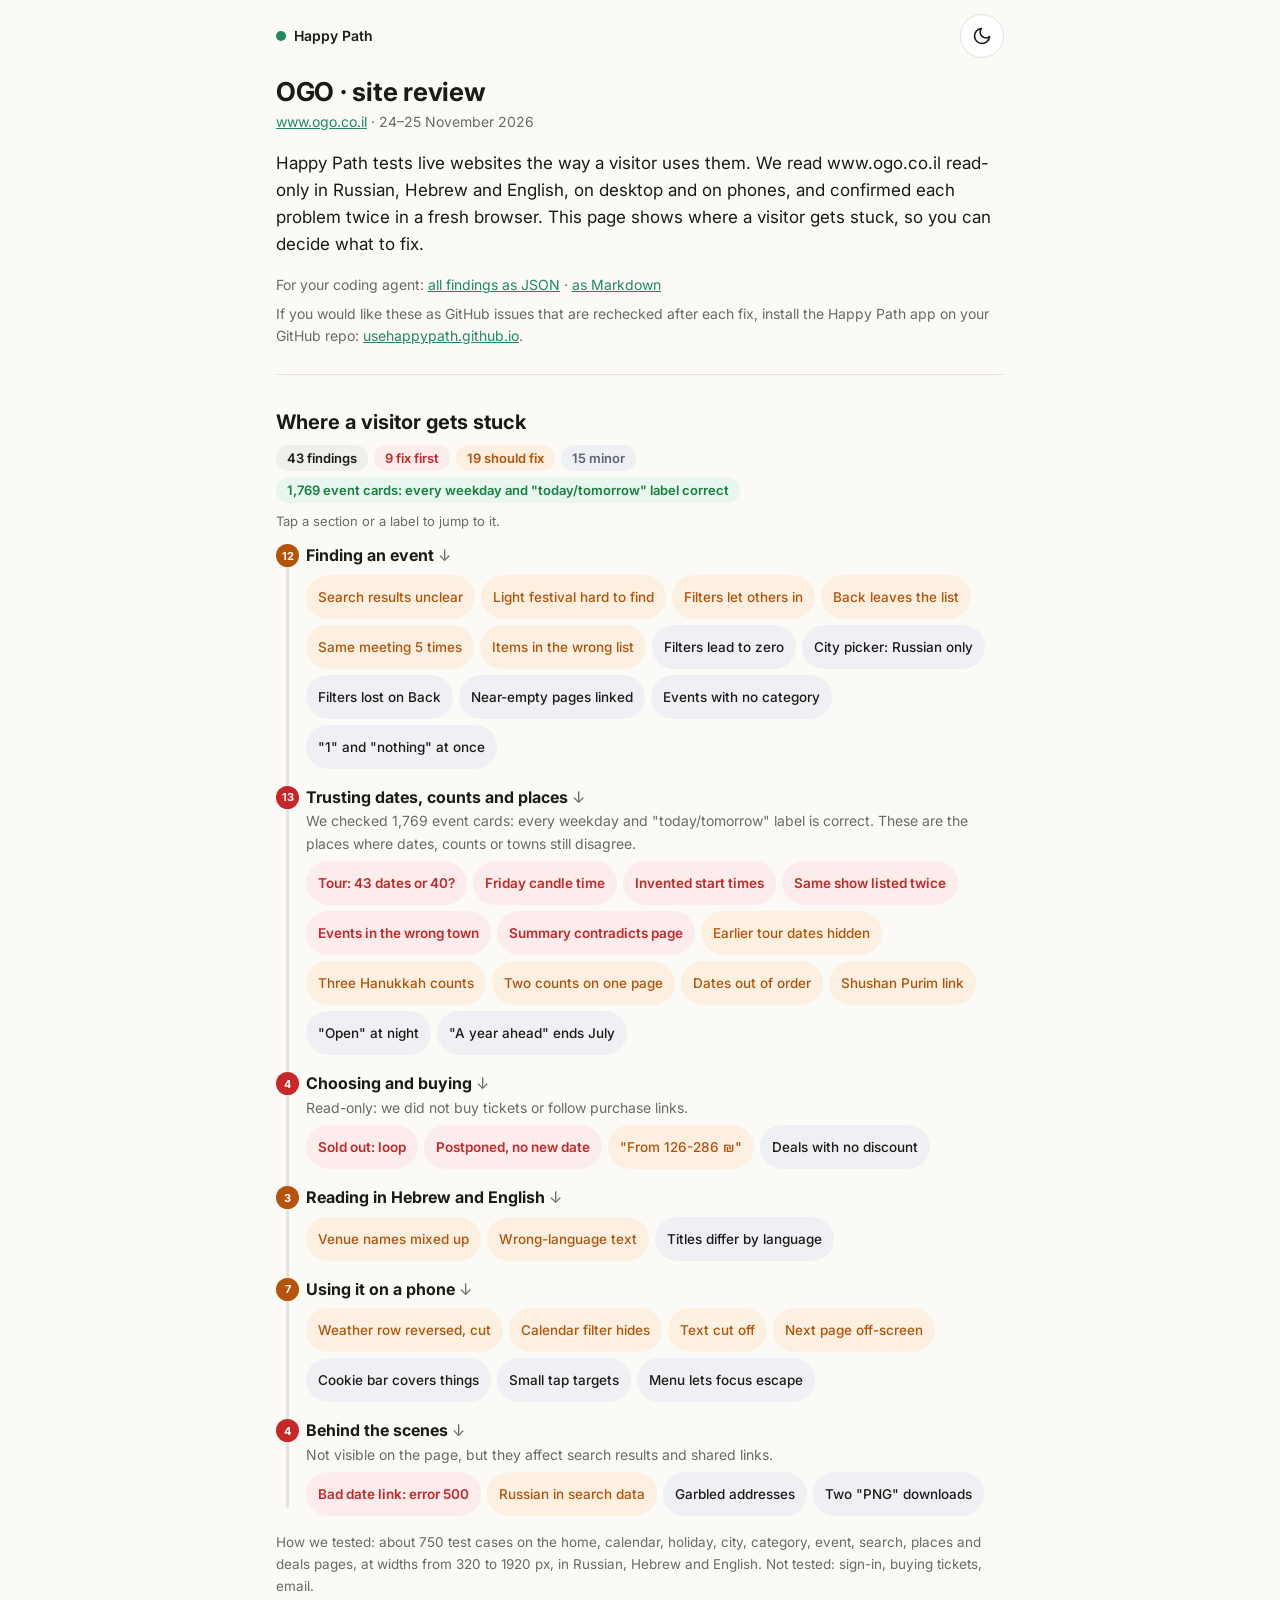
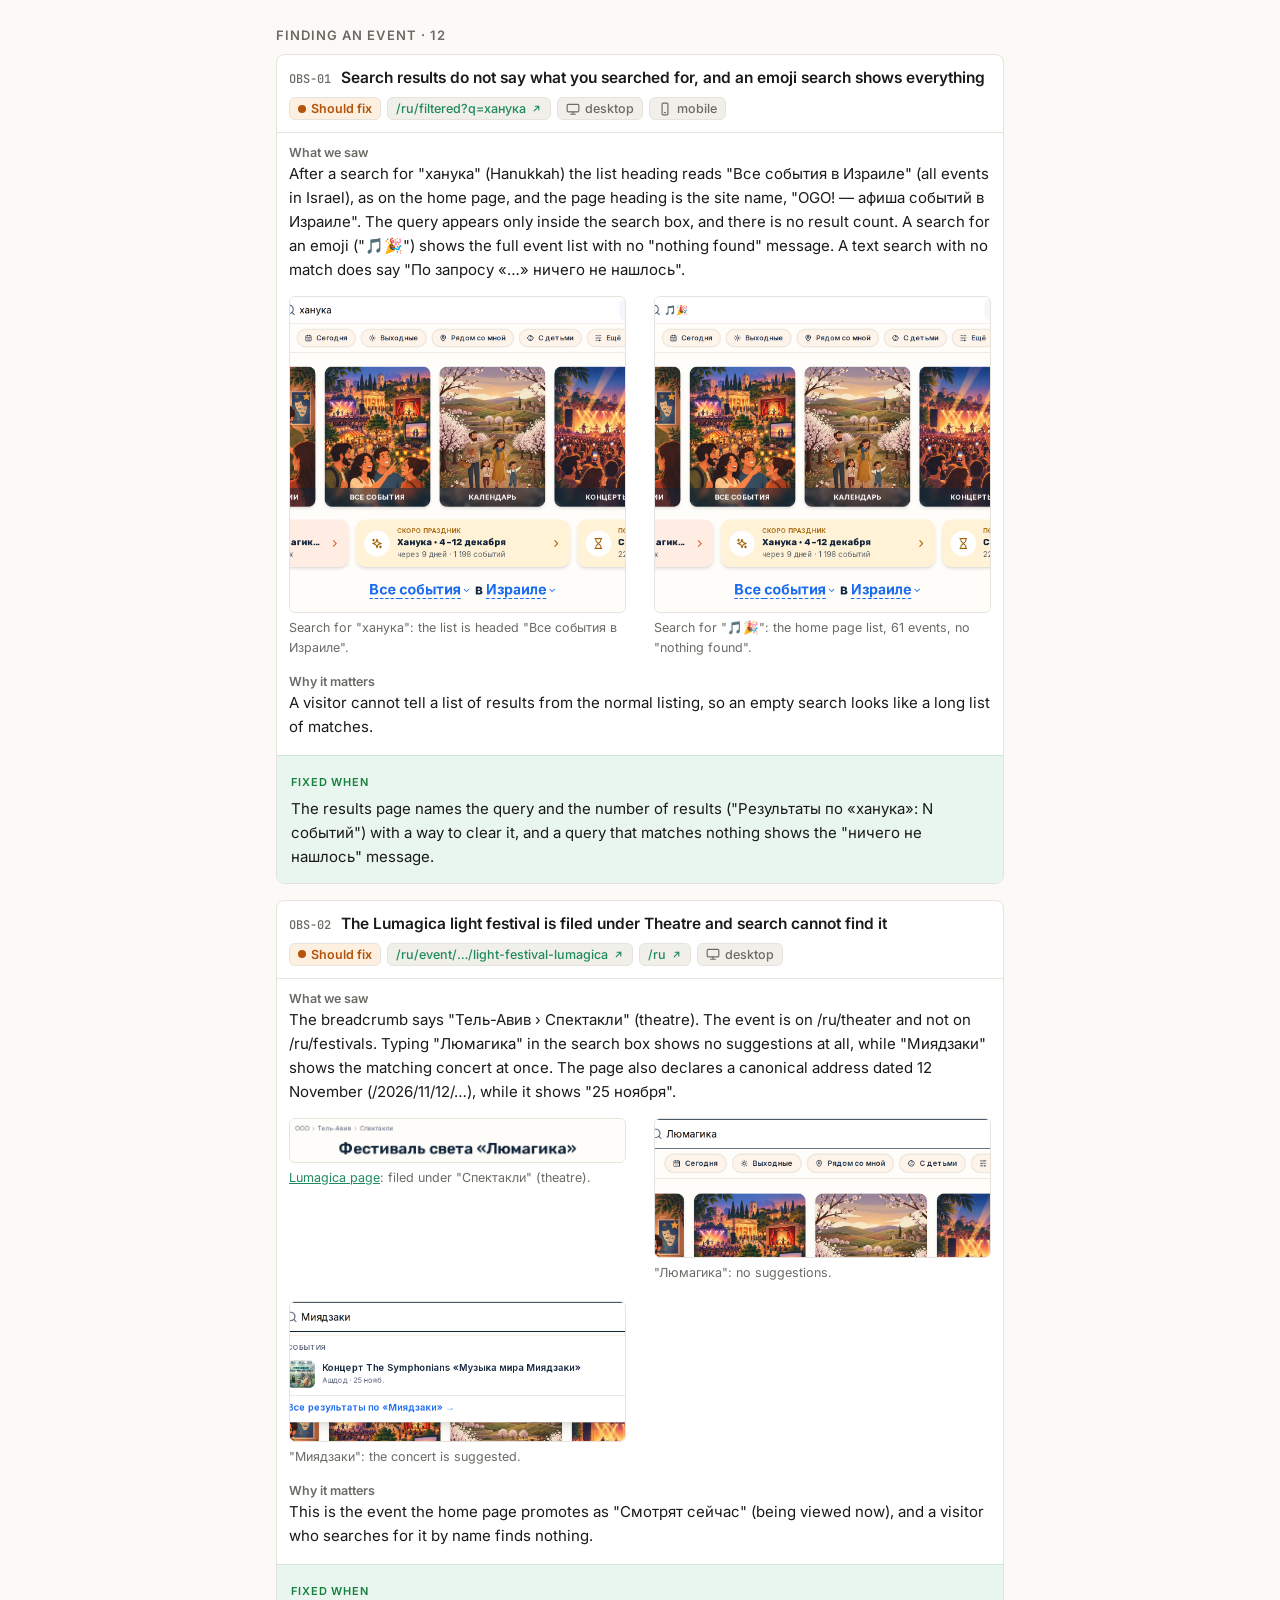
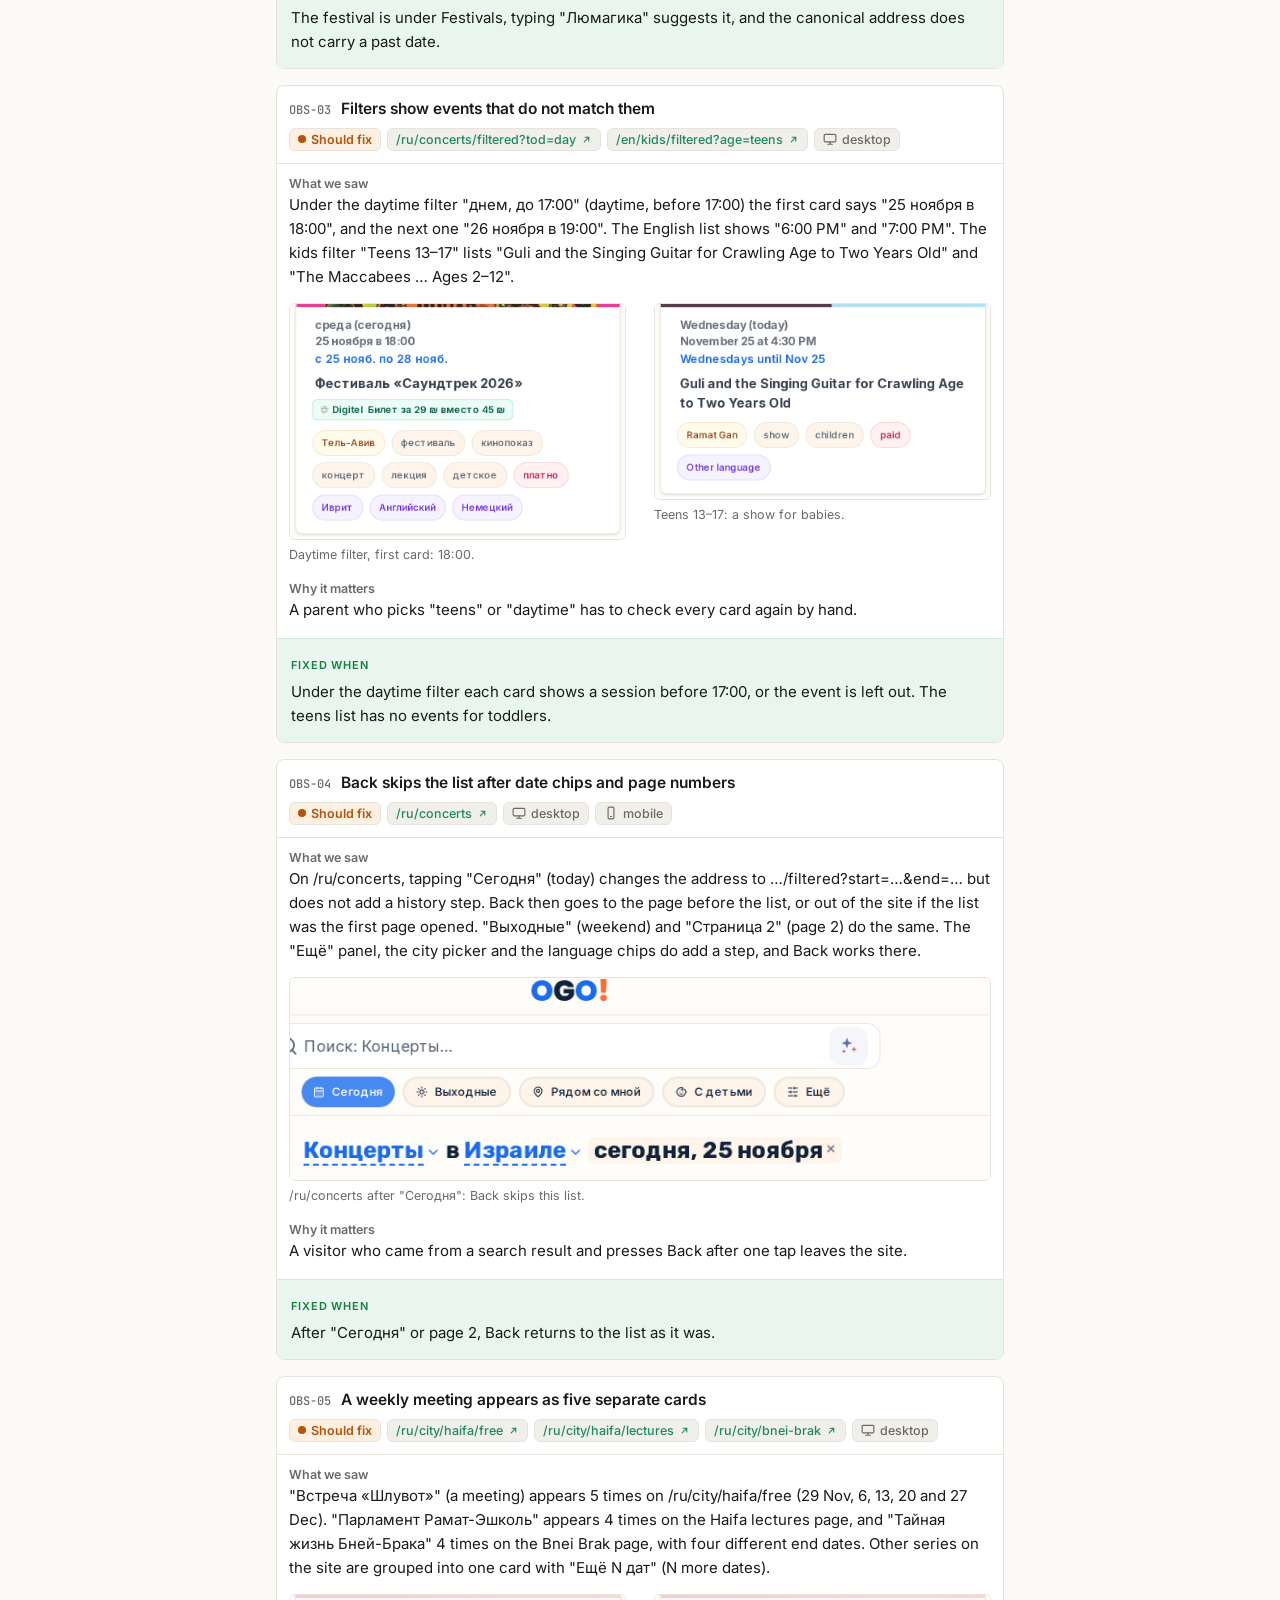
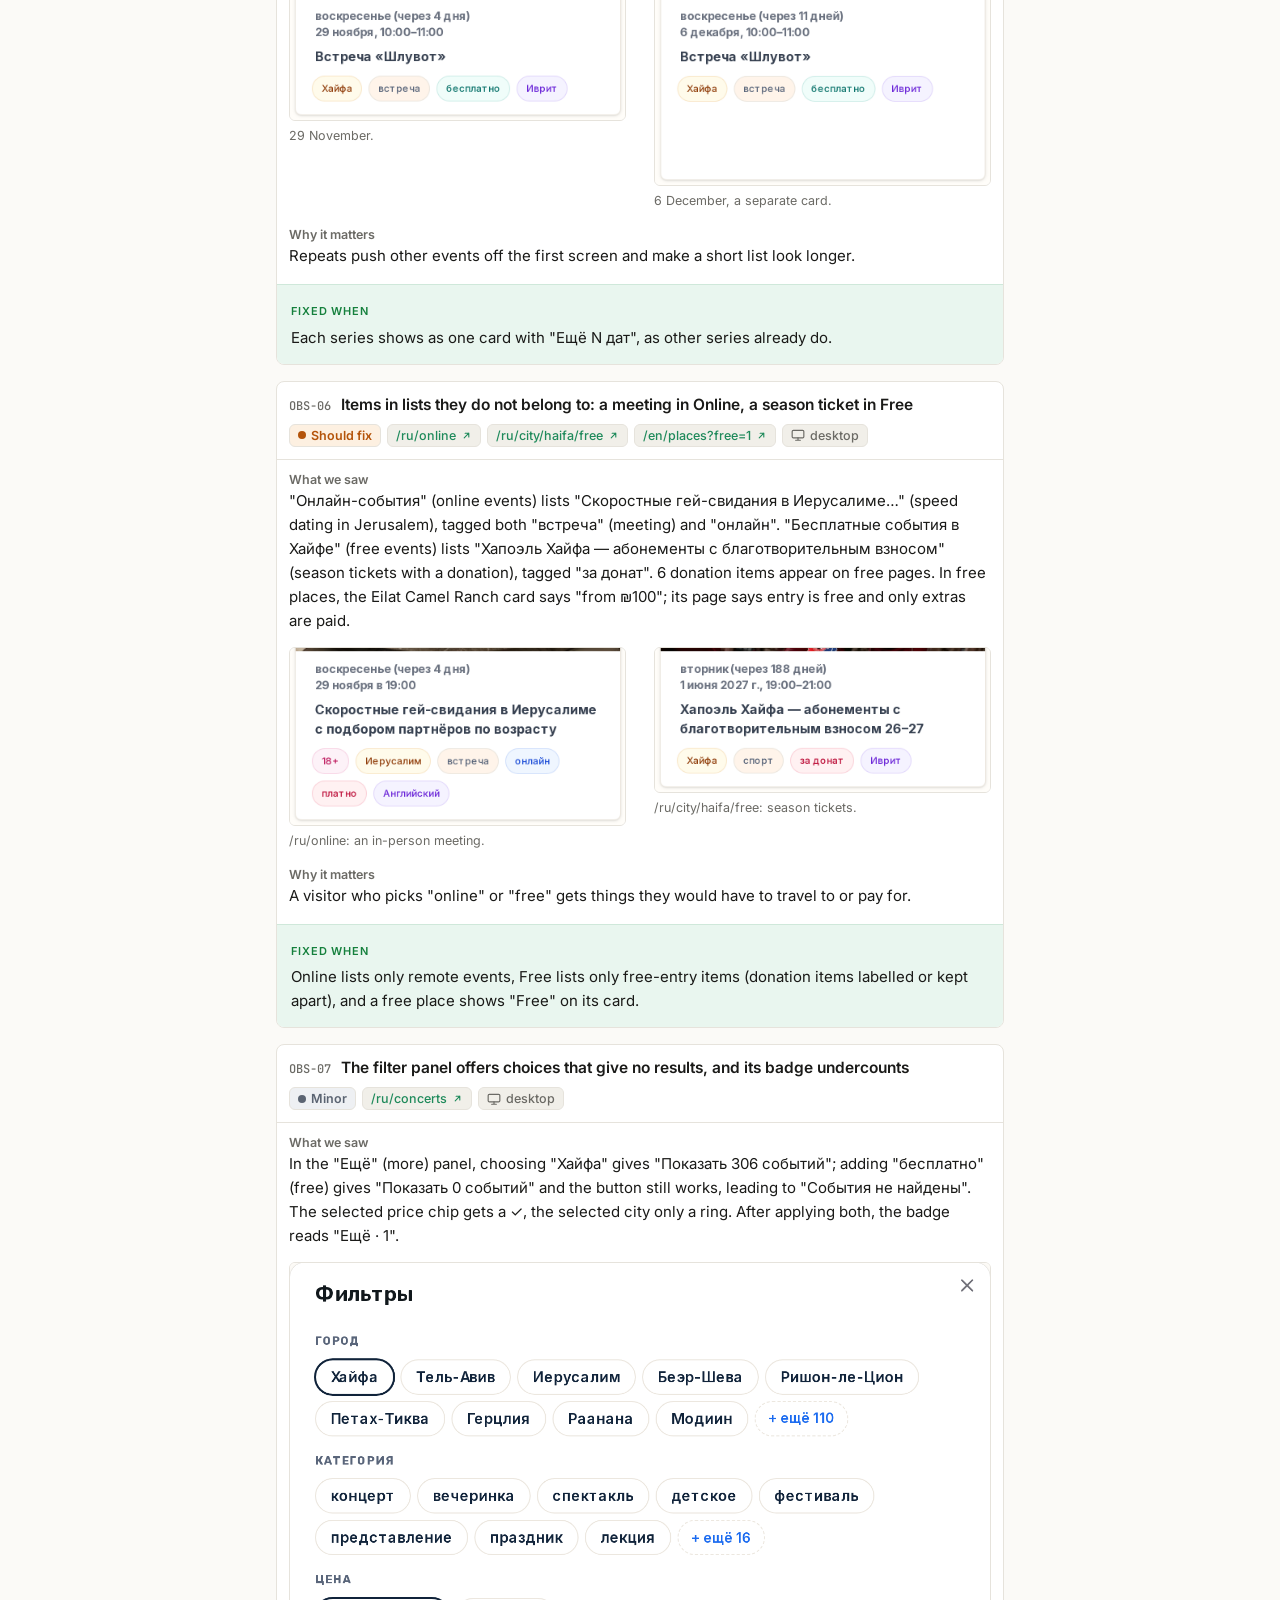
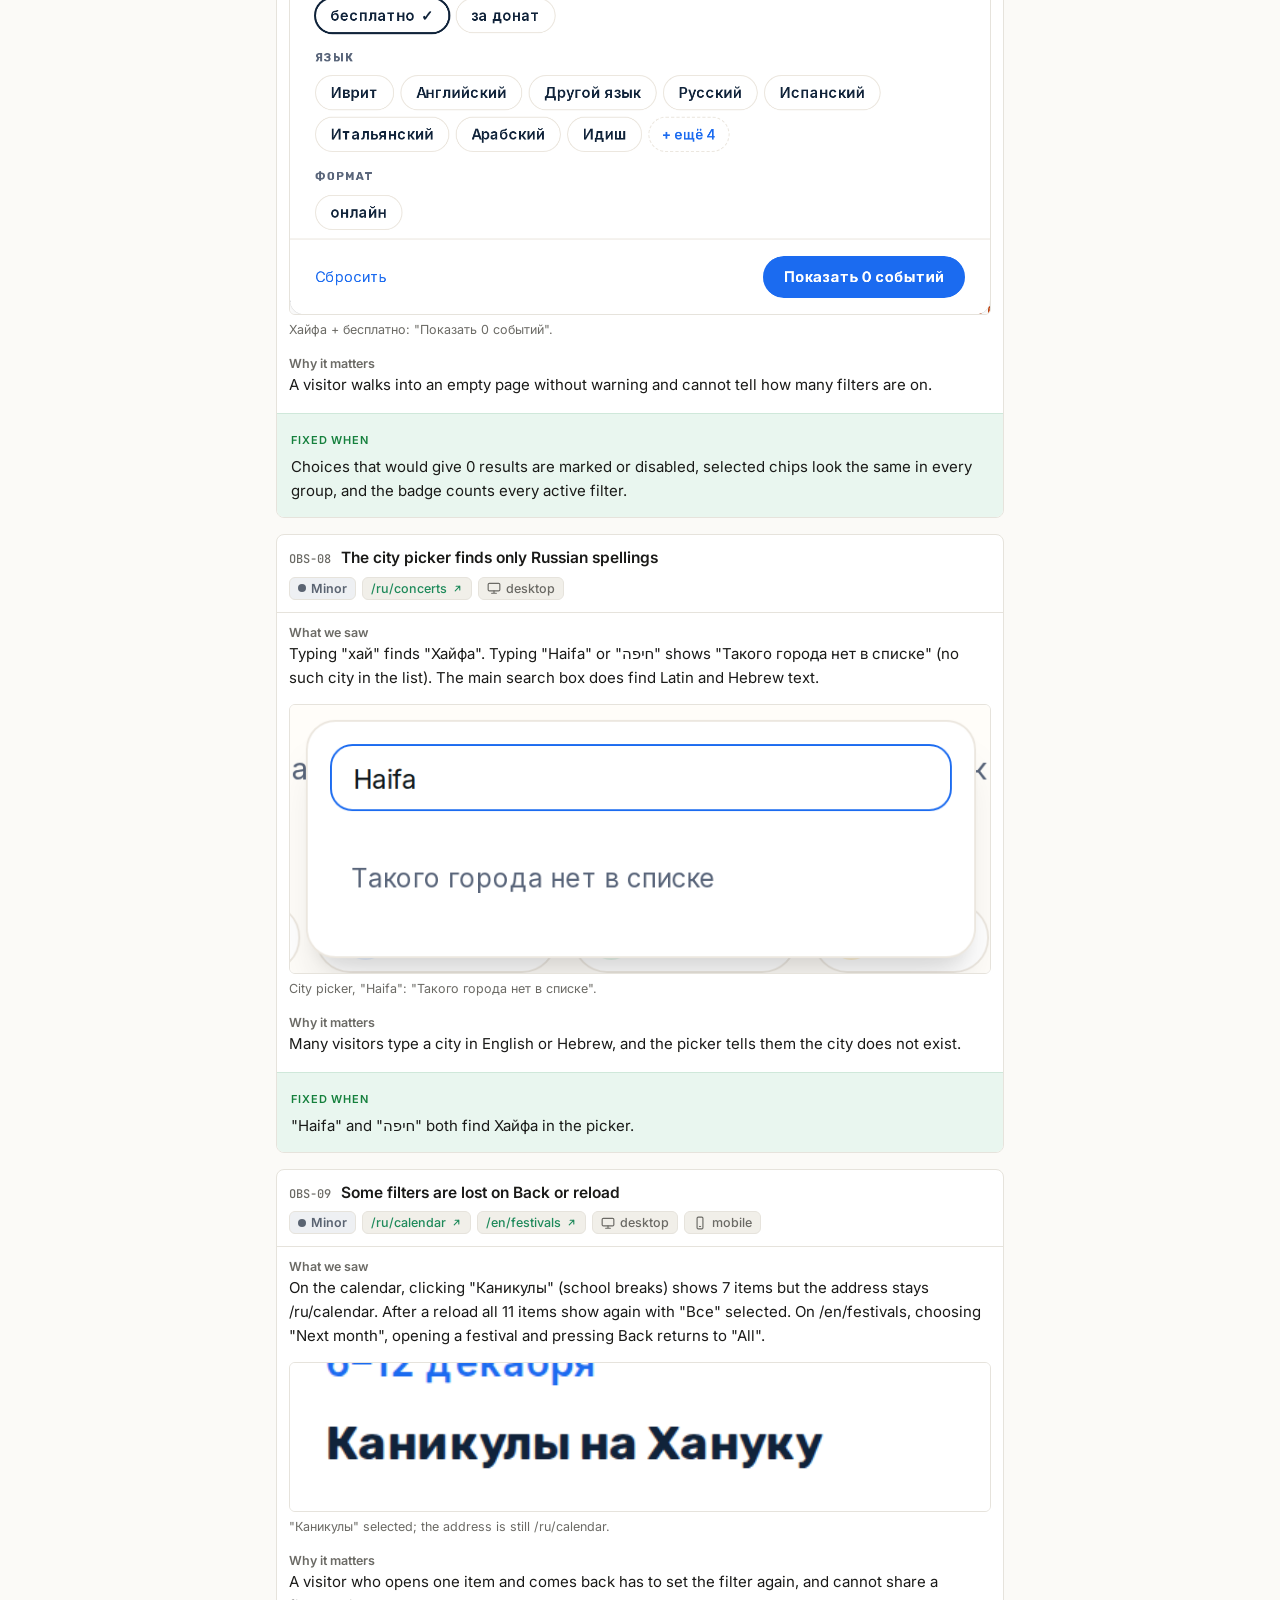
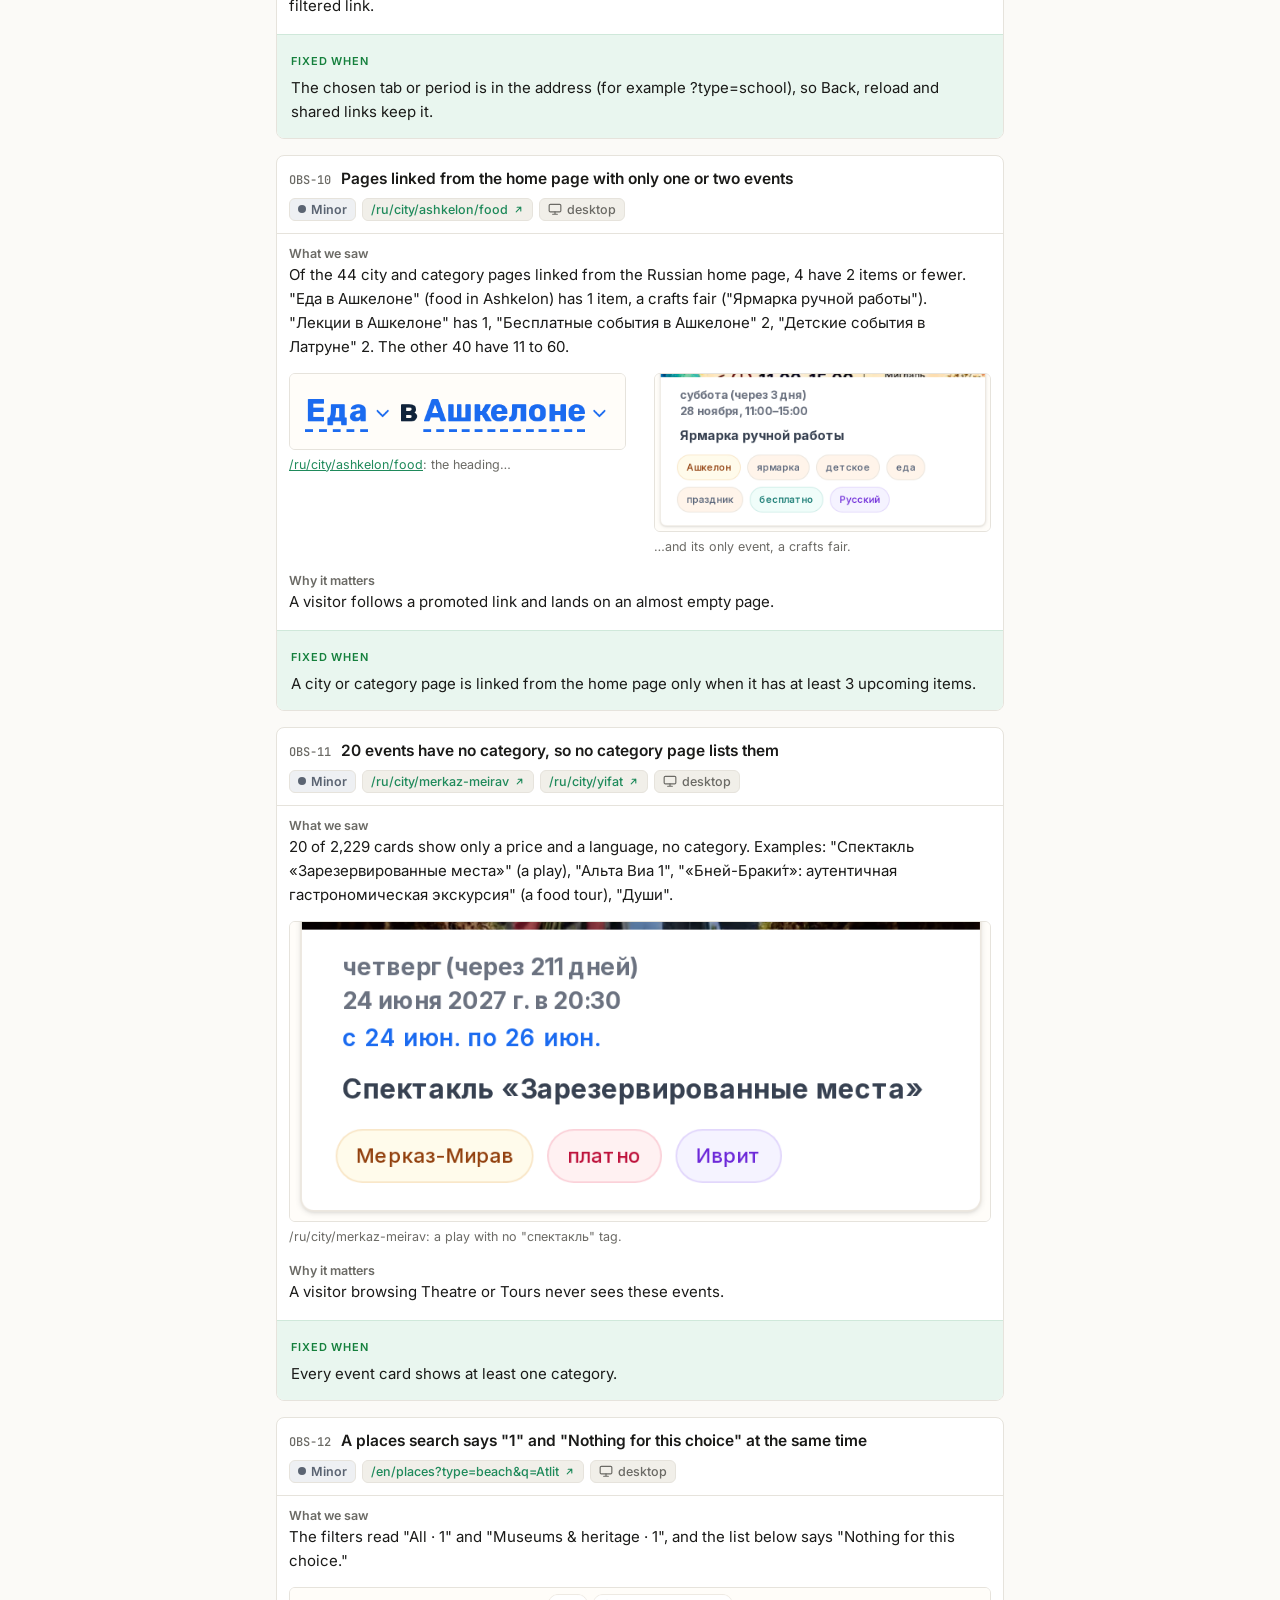
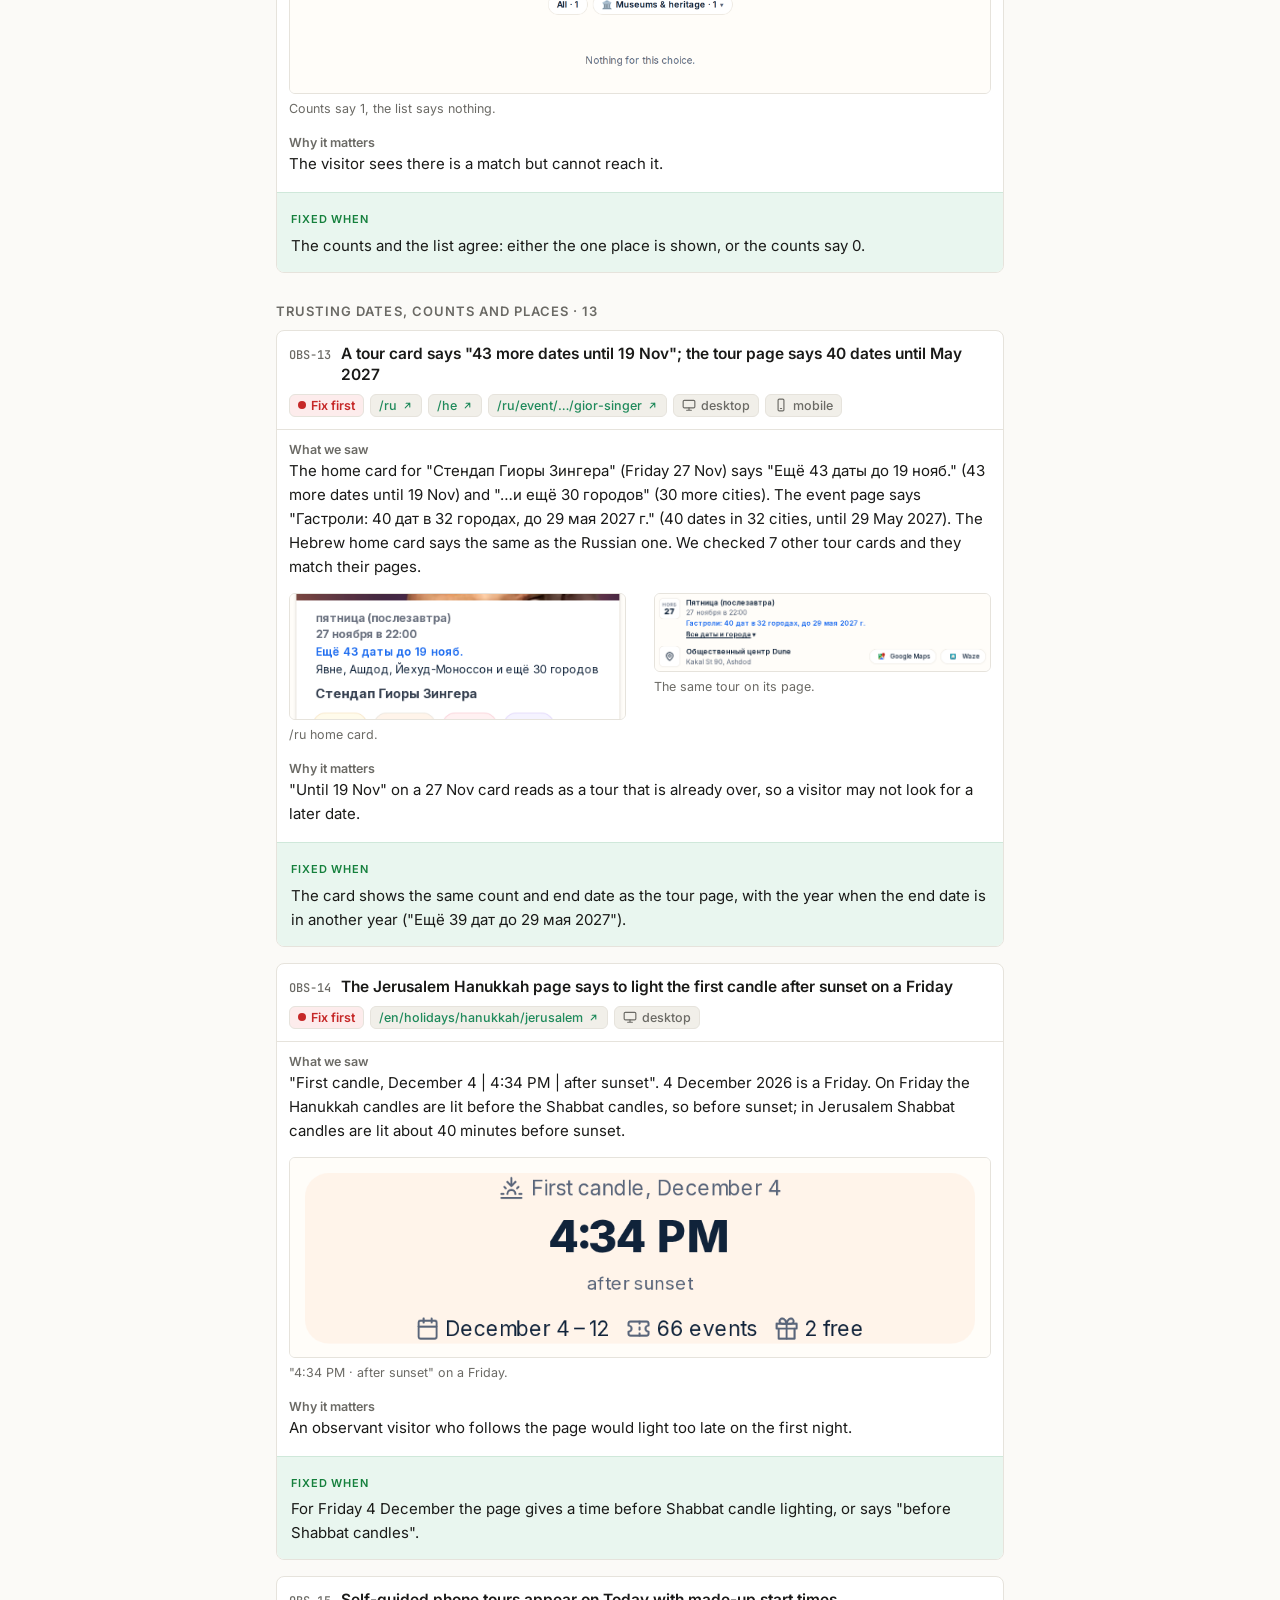
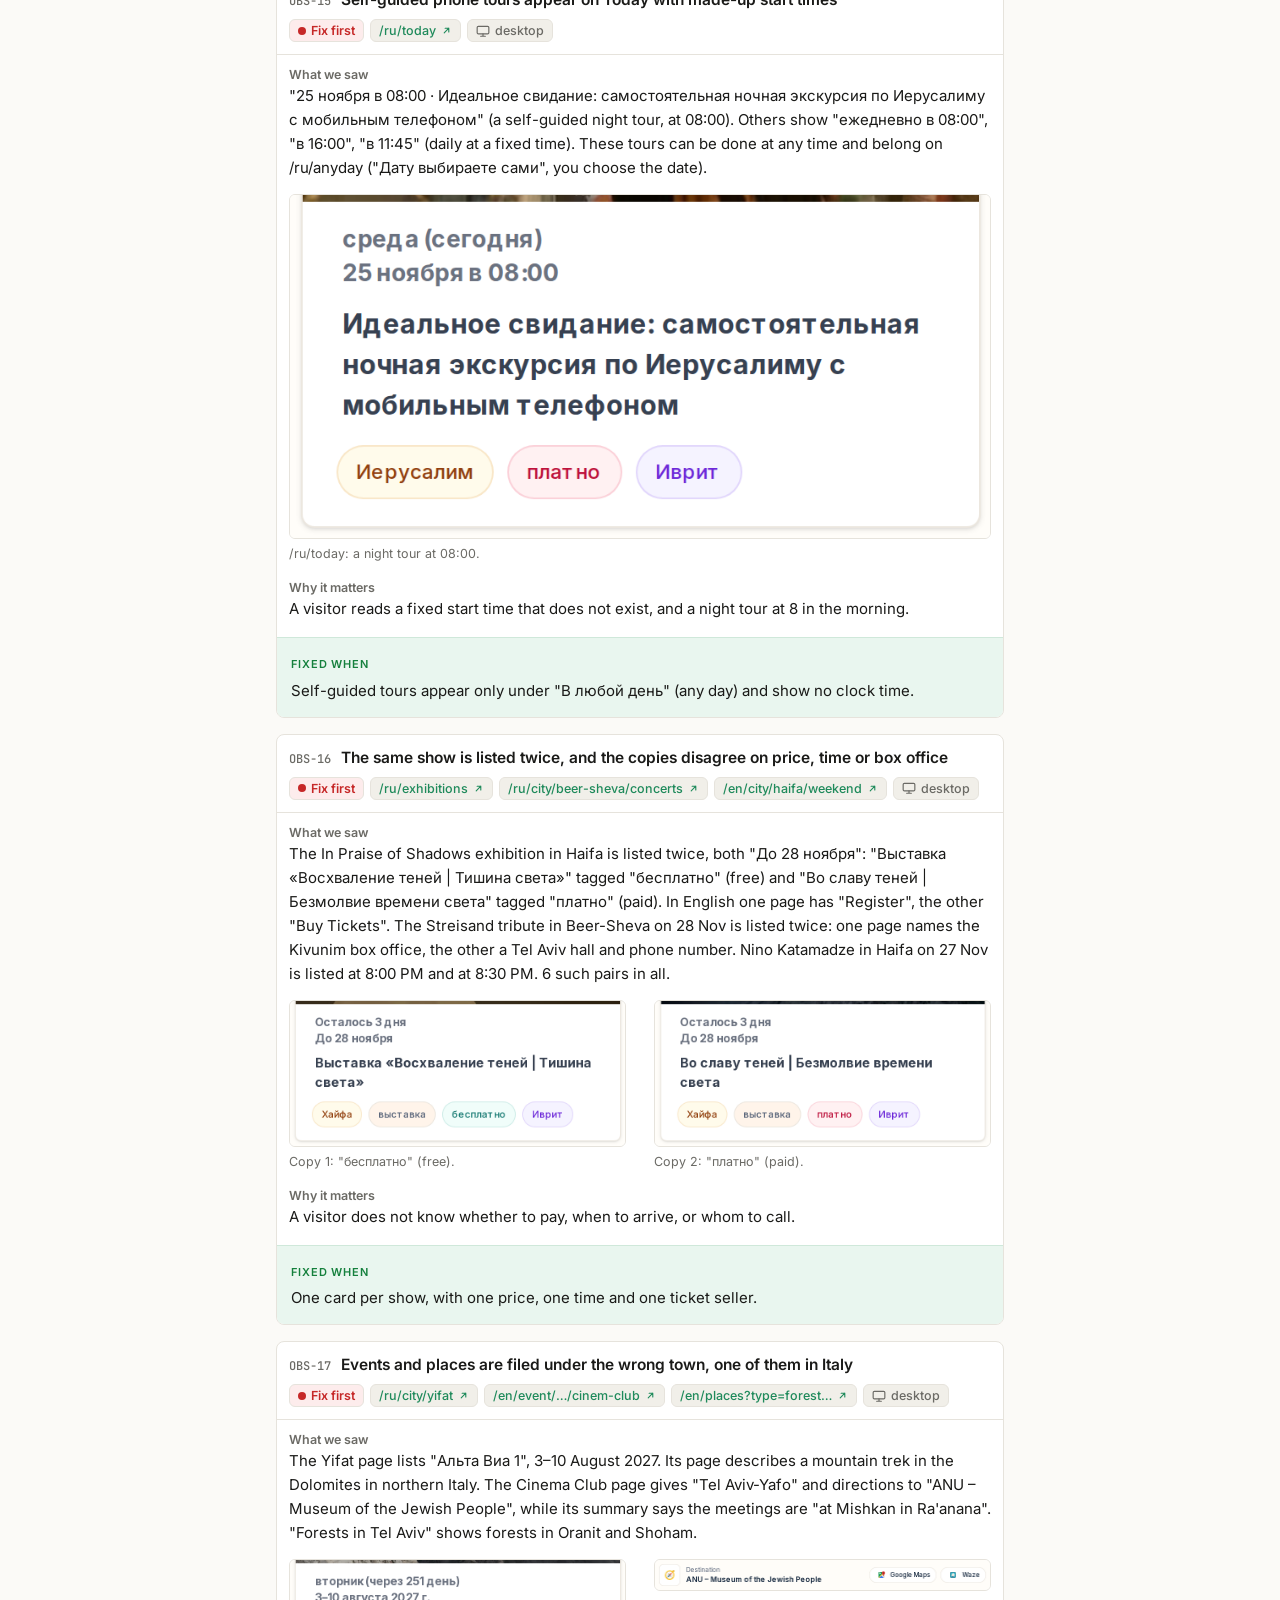
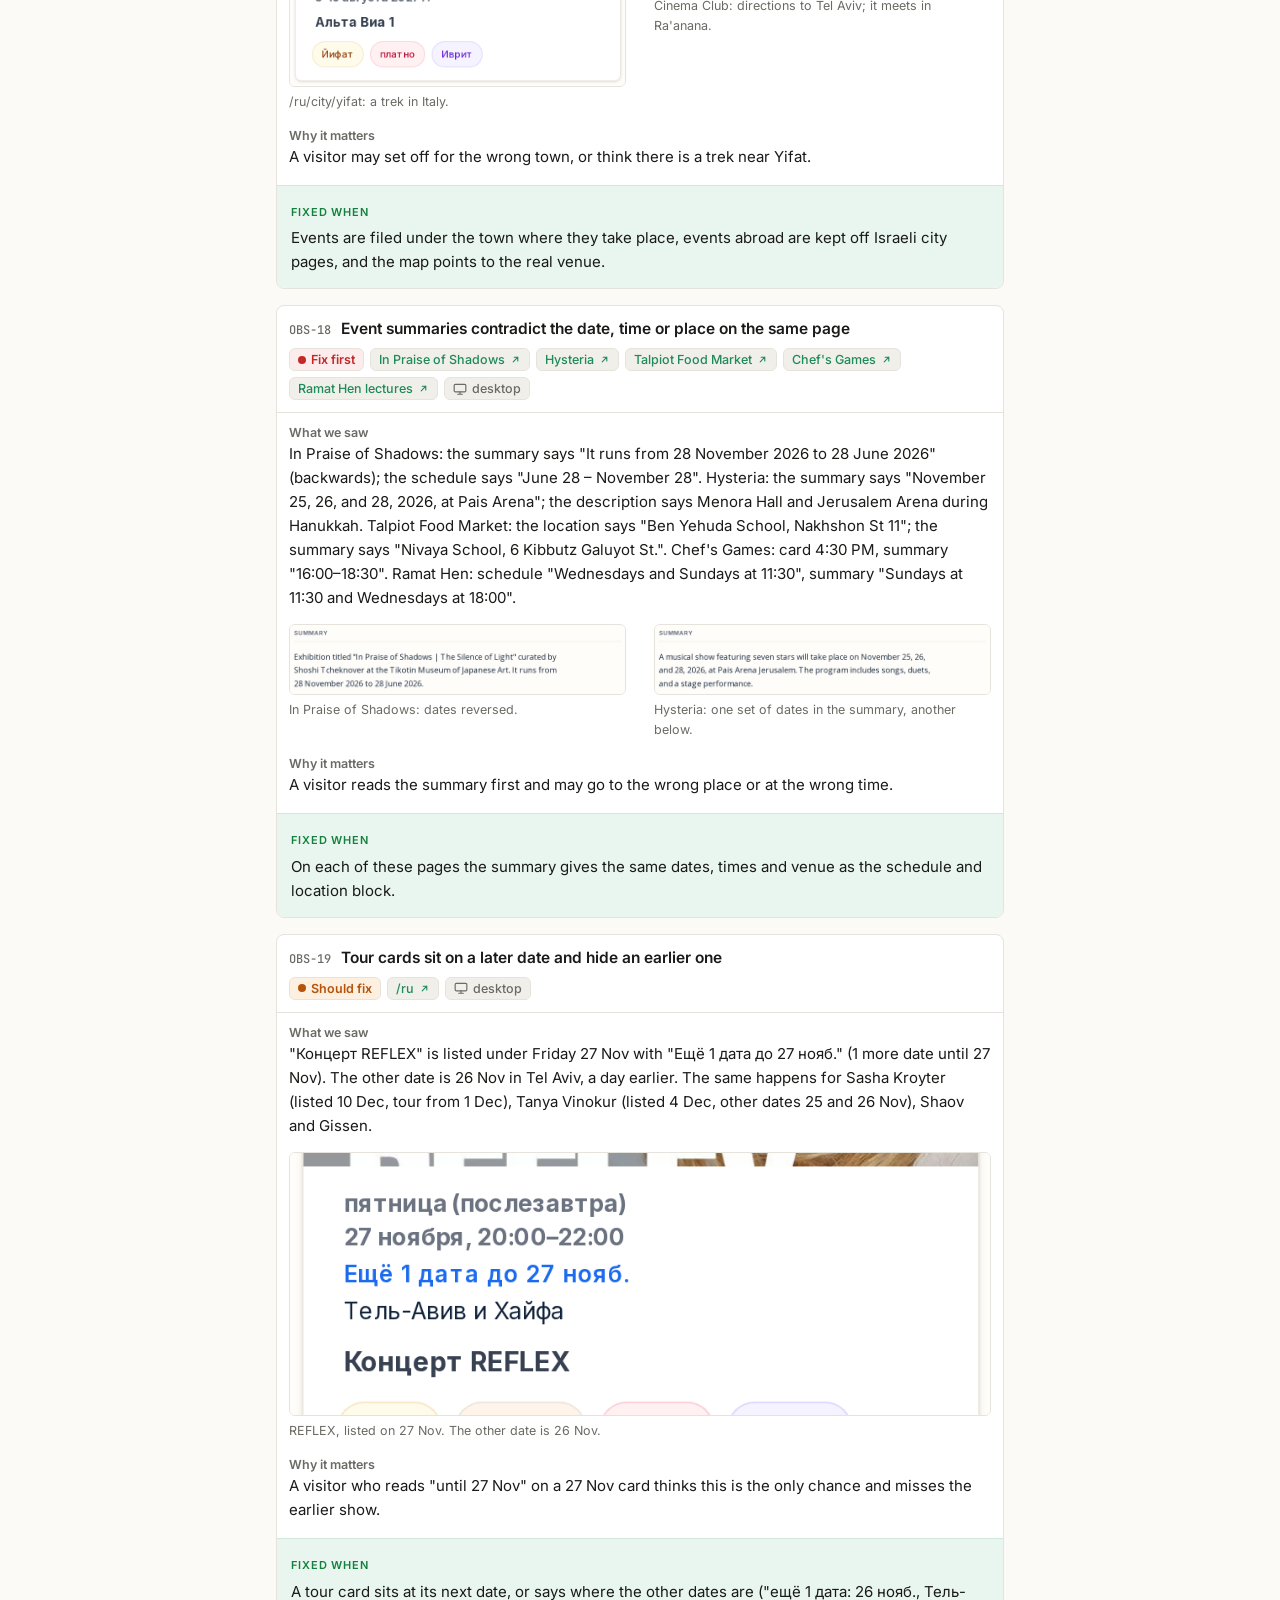
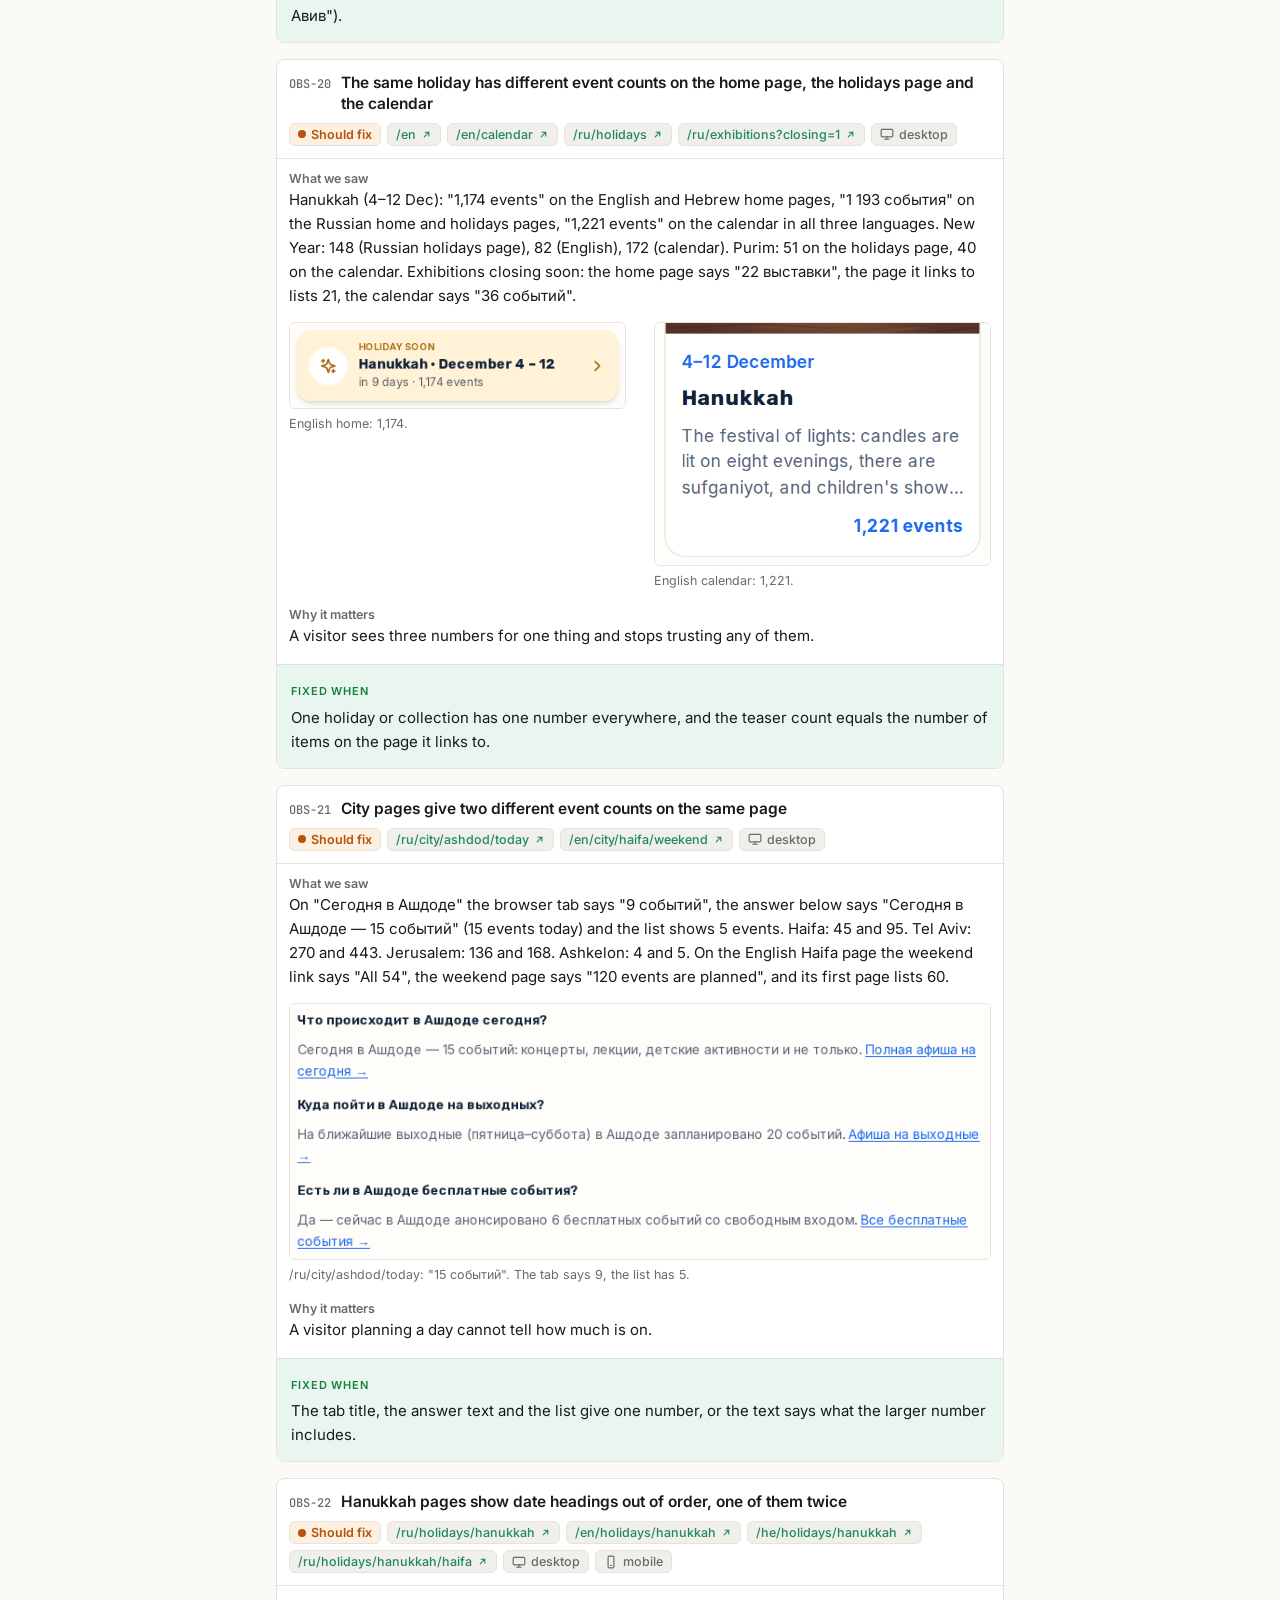
<file: r/ogo-e343ae/index.html>
<!doctype html>
<html lang="en">
<head>
<meta charset="utf-8">
<meta name="viewport" content="width=device-width, initial-scale=1">
<meta name="robots" content="noindex, nofollow">
<title>OGO: site review</title>
<meta name="description" content="A read-only review of www.ogo.co.il on 24–25 November 2026, by Happy Path.">
<link rel="preconnect" href="https://fonts.googleapis.com"><link rel="preconnect" href="https://fonts.gstatic.com" crossorigin>
<link href="https://fonts.googleapis.com/css2?family=Inter:wght@400;500;600;700&family=JetBrains+Mono:wght@500&display=swap" rel="stylesheet">
<style>
:root{--bg:#fbfaf7;--fg:#1a1a18;--muted:#6b6a65;--line:#e6e3dc;--card:#fff;--soft:#f1efe9;--accent:#1f8a5b;--hi:#c62828;--md:#b45309;--lo:#5b6472;--ok:#15803d;--hi-bg:#fdecec;--md-bg:#fdf0e1;--lo-bg:#eef0f3;--ok-bg:#e9f6ef;--ok-line:#cfe8da}
@media (prefers-color-scheme:dark){:root:not([data-theme="light"]){--bg:#141413;--fg:#ecebe6;--muted:#a3a19a;--line:#2d2c29;--card:#1c1c1a;--soft:#25241f;--accent:#3cc48a;--hi:#f87171;--md:#fbbf24;--lo:#a7b0bd;--ok:#4ade80;--hi-bg:#3a1d1d;--md-bg:#3a2a12;--lo-bg:#262a30;--ok-bg:#13291d;--ok-line:#1f4a33}}
:root[data-theme="dark"]{--bg:#141413;--fg:#ecebe6;--muted:#a3a19a;--line:#2d2c29;--card:#1c1c1a;--soft:#25241f;--accent:#3cc48a;--hi:#f87171;--md:#fbbf24;--lo:#a7b0bd;--ok:#4ade80;--hi-bg:#3a1d1d;--md-bg:#3a2a12;--lo-bg:#262a30;--ok-bg:#13291d;--ok-line:#1f4a33}
*{box-sizing:border-box}
html{-webkit-text-size-adjust:100%}
body{margin:0;background:var(--bg);color:var(--fg);font:16px/1.6 Inter,system-ui,sans-serif}
a{color:var(--accent)}
.wrap{max-width:760px;margin:0 auto;padding:0 16px}
.top{display:flex;justify-content:space-between;align-items:center;padding:14px 0}
.brand{font-weight:600;font-size:14px;display:flex;gap:8px;align-items:center}
.dot{width:10px;height:10px;border-radius:50%;background:var(--accent)}
.theme{width:44px;height:44px;border:1px solid var(--line);background:var(--card);color:var(--fg);border-radius:50%;cursor:pointer;display:grid;place-items:center}
.eyebrow{font:600 12px Inter;letter-spacing:.08em;text-transform:uppercase;color:var(--muted);margin:20px 0 0}
h1{font:700 26px/1.2 Inter,sans-serif;margin:4px 0 4px;letter-spacing:-.01em}
.meta{font-size:14px;color:var(--muted);margin:0 0 16px}
.intro{font-size:17px;margin:0 0 16px}
.pills{display:flex;flex-wrap:wrap;gap:6px;margin:0 0 8px}
.pill{font:600 13px Inter;border-radius:999px;padding:5px 11px;background:var(--soft)}
.pill.hi{background:var(--hi-bg);color:var(--hi)}.pill.md{background:var(--md-bg);color:var(--md)}.pill.lo{background:var(--lo-bg);color:var(--lo)}.pill.ok{background:var(--ok-bg);color:var(--ok)}
h2{font:600 13px/1.3 Inter,sans-serif;text-transform:uppercase;letter-spacing:.08em;color:var(--muted);margin:30px 0 10px}
#stuck h2{font:700 20px/1.3 Inter;text-transform:none;letter-spacing:0;color:var(--fg)}
.secnote{font-size:14px;color:var(--muted);margin:-6px 0 12px}
.tap{font-size:13px;color:var(--muted);margin:-6px 0 12px}
.journey{position:relative;padding-left:30px}
.journey:before{content:"";position:absolute;left:10px;top:8px;bottom:8px;width:3px;background:var(--line);border-radius:2px}
.step{position:relative;margin:0 0 16px}
.pin{position:absolute;left:-30px;top:1px;width:23px;height:23px;border-radius:50%;display:grid;place-items:center;font:700 11px Inter;color:#fff;background:var(--md)}
.pin.hi{background:var(--hi)}
.st{font-weight:700;font-size:16px;color:inherit;text-decoration:none}.st:after{content:" ↓";color:var(--muted);font-weight:400}
.sd{font-size:14px;color:var(--muted)}
.chips{display:flex;flex-wrap:wrap;gap:6px;margin-top:6px}
.chip{font:500 13.5px Inter;border-radius:999px;padding:0 12px;min-height:44px;display:inline-flex;align-items:center;text-decoration:none;color:var(--fg);background:var(--lo-bg)}
.chip.hi{background:var(--hi-bg);color:var(--hi);font-weight:600}.chip.md{background:var(--md-bg);color:var(--md)}
.legend{display:flex;gap:6px;flex-wrap:wrap;margin:4px 0 0}
.first{margin:14px 0 0;font-size:15px}
.how{font-size:13.5px;color:var(--muted);margin:12px 0 0}
.card{background:var(--card);border:1px solid var(--line);border-radius:8px;overflow:hidden;margin:0 0 16px;scroll-margin-top:12px}
.ch{display:grid;grid-template-columns:auto 1fr;gap:10px;align-items:baseline;padding:12px 12px 8px}
.num{font:500 12px "JetBrains Mono",monospace;color:var(--muted);padding-top:4px;white-space:nowrap;flex:0 0 auto}
.ct{font:600 15.5px/1.35 Inter;margin:0}
.badge{font:600 11px Inter;text-transform:uppercase;letter-spacing:.06em;padding:4px 8px;border-radius:5px;white-space:nowrap}
.b-hi{background:var(--hi-bg);color:var(--hi)}.b-md{background:var(--md-bg);color:var(--md)}.b-lo{background:var(--lo-bg);color:var(--lo)}
.tags{display:flex;flex-wrap:wrap;gap:6px;padding:0 12px 12px}
.tag.sev-hi{background:var(--hi-bg);color:var(--hi);font-weight:600}.tag.sev-md{background:var(--md-bg);color:var(--md);font-weight:600}.tag.sev-lo{background:var(--lo-bg);color:var(--lo);font-weight:600}
.sd-dot{width:8px;height:8px;border-radius:50%;background:currentColor;display:inline-block}
.tag{font:500 12.5px Inter;display:inline-flex;align-items:center;gap:5px;border-radius:6px;padding:3px 8px;border:1px solid var(--line);background:var(--soft);color:var(--muted);text-decoration:none}
a.tag{color:var(--accent)}
.tag.unsure{background:var(--md-bg);color:var(--md)}
dl{margin:0;border-top:1px solid var(--line)}
dt{font:600 12.5px Inter;color:var(--muted);padding:12px 12px 2px}
dd{margin:0;padding:0 12px 4px;font-size:15px}
figure{margin:10px 12px 4px}
figure img{width:100%;height:auto;display:block;border:1px solid var(--line);border-radius:6px}
figure.narrow img{max-width:280px}
.pair{display:grid;gap:4px;grid-template-columns:1fr 1fr}
@media (max-width:640px){.pair{grid-template-columns:1fr}}
figcaption{font-size:12.5px;color:var(--muted);margin-top:5px}
.fix{background:var(--ok-bg);border-top:1px solid var(--ok-line);margin-top:12px;padding:12px 14px 14px}
.fix-l{font:600 11px Inter;letter-spacing:.08em;text-transform:uppercase;color:var(--ok)}
.fix p{margin:3px 0 0;font-size:15px}
.after p{margin:0 0 10px}
.firstbox{border:1px solid var(--hi-bg);background:var(--card);border-left:4px solid var(--hi);border-radius:8px;padding:10px 12px;margin:0 0 10px}
.fb-l{font:600 12px Inter;text-transform:uppercase;letter-spacing:.08em;color:var(--hi);margin-bottom:4px}
.firstbox a{display:flex;gap:10px;align-items:baseline;min-height:36px;padding:4px 0;color:var(--fg);text-decoration:none;font-weight:500;font-size:15px}
.dl{font-size:14px;color:var(--muted);margin:0 0 6px}
.introbox{margin:4px 0 0}
.sep{border:0;border-top:1px solid var(--line);margin:26px 0 0;height:0}
#stuck{padding-top:4px}
#stuck .pills{margin:0 0 14px}
details.nine{font-size:13.5px;color:var(--muted);margin:8px 0 0}details.nine summary{cursor:pointer}
footer{color:var(--muted);font-size:13px;padding:24px 0 40px;border-top:1px solid var(--line);margin-top:30px}
</style>
<script>try{var t=localStorage.getItem("hp-theme");if(t)document.documentElement.dataset.theme=t;}catch(e){}</script>
</head>
<body>
<div class="wrap">
<header class="top">
  <span class="brand"><span class="dot"></span>Happy Path</span>
  <button class="theme" type="button" id="theme" aria-label="Switch to dark theme"><svg id="i-moon" width="20" height="20" viewBox="0 0 24 24" fill="none" stroke="currentColor" stroke-width="2" stroke-linecap="round" stroke-linejoin="round" aria-hidden="true"><path d="M21 12.8A9 9 0 1 1 11.2 3a7 7 0 0 0 9.8 9.8z"/></svg><svg id="i-sun" width="20" height="20" viewBox="0 0 24 24" fill="none" stroke="currentColor" stroke-width="2" stroke-linecap="round" aria-hidden="true" style="display:none"><circle cx="12" cy="12" r="4"/><path d="M12 2v2M12 20v2M4.9 4.9l1.4 1.4M17.7 17.7l1.4 1.4M2 12h2M20 12h2M4.9 19.1l1.4-1.4M17.7 6.3l1.4-1.4"/></svg></button>
</header>
<main>
<h1>OGO · site review</h1>
<p class="meta"><a href="https://www.ogo.co.il/" target="_blank" rel="noopener">www.ogo.co.il</a> · 24–25 November 2026</p>
<p class="intro">Happy Path tests live websites the way a visitor uses them. We read www.ogo.co.il read-only in Russian, Hebrew and English, on desktop and on phones, and confirmed each problem twice in a fresh browser. This page shows where a visitor gets stuck, so you can decide what to fix.</p>
<div class="introbox">
  <p class="dl">For your coding agent: <a href="findings.json" download>all findings as JSON</a> · <a href="findings.md" download>as Markdown</a></p>
  <p class="dl">If you would like these as GitHub issues that are rechecked after each fix, install the Happy Path app on your GitHub repo: <a href="https://usehappypath.github.io/" target="_blank" rel="noopener">usehappypath.github.io</a>.</p>
</div>
<hr class="sep">

<section id="stuck">
  <h2>Where a visitor gets stuck</h2>
  <div class="pills"><span class="pill">43 findings</span><span class="pill hi">9 fix first</span><span class="pill md">19 should fix</span><span class="pill lo">15 minor</span><span class="pill ok">1,769 event cards: every weekday and "today/tomorrow" label correct</span></div>
  <p class="tap">Tap a section or a label to jump to it.</p>
  <div class="journey">
    <div class="step"><span class="pin md">12</span><a class="st" href="#find">Finding an event</a><div class="chips"><a class="chip md" href="#c1">Search results unclear</a><a class="chip md" href="#c2">Light festival hard to find</a><a class="chip md" href="#c3">Filters let others in</a><a class="chip md" href="#c4">Back leaves the list</a><a class="chip md" href="#c5">Same meeting 5 times</a><a class="chip md" href="#c6">Items in the wrong list</a><a class="chip lo" href="#c7">Filters lead to zero</a><a class="chip lo" href="#c8">City picker: Russian only</a><a class="chip lo" href="#c9">Filters lost on Back</a><a class="chip lo" href="#c10">Near-empty pages linked</a><a class="chip lo" href="#c11">Events with no category</a><a class="chip lo" href="#c12">"1" and "nothing" at once</a></div></div><div class="step"><span class="pin hi">13</span><a class="st" href="#trust">Trusting dates, counts and places</a><div class="sd">We checked 1,769 event cards: every weekday and "today/tomorrow" label is correct. These are the places where dates, counts or towns still disagree.</div><div class="chips"><a class="chip hi" href="#c13">Tour: 43 dates or 40?</a><a class="chip hi" href="#c14">Friday candle time</a><a class="chip hi" href="#c15">Invented start times</a><a class="chip hi" href="#c16">Same show listed twice</a><a class="chip hi" href="#c17">Events in the wrong town</a><a class="chip hi" href="#c18">Summary contradicts page</a><a class="chip md" href="#c19">Earlier tour dates hidden</a><a class="chip md" href="#c20">Three Hanukkah counts</a><a class="chip md" href="#c21">Two counts on one page</a><a class="chip md" href="#c22">Dates out of order</a><a class="chip md" href="#c23">Shushan Purim link</a><a class="chip lo" href="#c24">"Open" at night</a><a class="chip lo" href="#c25">"A year ahead" ends July</a></div></div><div class="step"><span class="pin hi">4</span><a class="st" href="#buy">Choosing and buying</a><div class="sd">Read-only: we did not buy tickets or follow purchase links.</div><div class="chips"><a class="chip hi" href="#c26">Sold out: loop</a><a class="chip hi" href="#c27">Postponed, no new date</a><a class="chip md" href="#c28">"From 126-286 ₪"</a><a class="chip lo" href="#c29">Deals with no discount</a></div></div><div class="step"><span class="pin md">3</span><a class="st" href="#lang">Reading in Hebrew and English</a><div class="chips"><a class="chip md" href="#c30">Venue names mixed up</a><a class="chip md" href="#c31">Wrong-language text</a><a class="chip lo" href="#c32">Titles differ by language</a></div></div><div class="step"><span class="pin md">7</span><a class="st" href="#phone">Using it on a phone</a><div class="chips"><a class="chip md" href="#c33">Weather row reversed, cut</a><a class="chip md" href="#c34">Calendar filter hides</a><a class="chip md" href="#c35">Text cut off</a><a class="chip md" href="#c36">Next page off-screen</a><a class="chip lo" href="#c37">Cookie bar covers things</a><a class="chip lo" href="#c38">Small tap targets</a><a class="chip lo" href="#c39">Menu lets focus escape</a></div></div><div class="step"><span class="pin hi">4</span><a class="st" href="#behind">Behind the scenes</a><div class="sd">Not visible on the page, but they affect search results and shared links.</div><div class="chips"><a class="chip hi" href="#c40">Bad date link: error 500</a><a class="chip md" href="#c41">Russian in search data</a><a class="chip lo" href="#c42">Garbled addresses</a><a class="chip lo" href="#c43">Two "PNG" downloads</a></div></div>
  </div>
  <p class="how">How we tested: about 750 test cases on the home, calendar, holiday, city, category, event, search, places and deals pages, at widths from 320 to 1920 px, in Russian, Hebrew and English. Not tested: sign-in, buying tickets, email.</p>
  
</section>

<section id="find">
  <h2>Finding an event · 12</h2>
  <article class="card" id="c1">
    <header class="ch"><span class="num">OBS-01</span><h3 class="ct">Search results do not say what you searched for, and an emoji search shows everything</h3></header>
    <div class="tags"><span class="tag sev-md"><i class="sd-dot"></i>Should fix</span><a class="tag" href="https://www.ogo.co.il/ru/filtered?q=%D1%85%D0%B0%D0%BD%D1%83%D0%BA%D0%B0" target="_blank" rel="noopener">/ru/filtered?q=ханука <svg width="11" height="11" viewBox="0 0 24 24" fill="none" stroke="currentColor" stroke-width="2.4" stroke-linecap="round" stroke-linejoin="round" aria-hidden="true"><path d="M7 17 17 7M9 7h8v8"/></svg></a><span class="tag"><svg width="14" height="14" viewBox="0 0 24 24" fill="none" stroke="currentColor" stroke-width="2" stroke-linecap="round" stroke-linejoin="round" aria-hidden="true"><rect x="2" y="4" width="20" height="13" rx="2"/><path d="M8 21h8M12 17v4"/></svg> desktop</span><span class="tag"><svg width="14" height="14" viewBox="0 0 24 24" fill="none" stroke="currentColor" stroke-width="2" stroke-linecap="round" stroke-linejoin="round" aria-hidden="true"><rect x="7" y="2" width="10" height="20" rx="2"/><path d="M11 18h2"/></svg> mobile</span></div>
    <dl>
      <dt>What we saw</dt><dd>After a search for "ханука" (Hanukkah) the list heading reads "Все события в Израиле" (all events in Israel), as on the home page, and the page heading is the site name, "OGO! — афиша событий в Израиле". The query appears only inside the search box, and there is no result count. A search for an emoji ("🎵🎉") shows the full event list with no "nothing found" message. A text search with no match does say "По запросу «…» ничего не нашлось".</dd>
      <div class="pair"><figure><a href="img/search-heading.png" target="_blank" rel="noopener" title="Open full size"><img src="img/search-heading.png" alt="Search box with ханука; the list heading below reads All events in Israel"></a><figcaption>Search for "ханука": the list is headed "Все события в Израиле".</figcaption></figure><figure><a href="img/search-emoji.png" target="_blank" rel="noopener" title="Open full size"><img src="img/search-emoji.png" alt="Search box with two emoji; the page below looks like the home page"></a><figcaption>Search for "🎵🎉": the home page list, 61 events, no "nothing found".</figcaption></figure></div>
      <dt>Why it matters</dt><dd>A visitor cannot tell a list of results from the normal listing, so an empty search looks like a long list of matches.</dd>
    </dl>
    <div class="fix"><span class="fix-l">Fixed when</span><p>The results page names the query and the number of results ("Результаты по «ханука»: N событий") with a way to clear it, and a query that matches nothing shows the "ничего не нашлось" message.</p></div>
  </article>
  <article class="card" id="c2">
    <header class="ch"><span class="num">OBS-02</span><h3 class="ct">The Lumagica light festival is filed under Theatre and search cannot find it</h3></header>
    <div class="tags"><span class="tag sev-md"><i class="sd-dot"></i>Should fix</span><a class="tag" href="https://www.ogo.co.il/ru/event/il/tel-aviv/2026/11/25/light-festival-lumagica-sg3haMfwLL4yDeJsz22a12" target="_blank" rel="noopener">/ru/event/…/light-festival-lumagica <svg width="11" height="11" viewBox="0 0 24 24" fill="none" stroke="currentColor" stroke-width="2.4" stroke-linecap="round" stroke-linejoin="round" aria-hidden="true"><path d="M7 17 17 7M9 7h8v8"/></svg></a><a class="tag" href="https://www.ogo.co.il/ru" target="_blank" rel="noopener">/ru <svg width="11" height="11" viewBox="0 0 24 24" fill="none" stroke="currentColor" stroke-width="2.4" stroke-linecap="round" stroke-linejoin="round" aria-hidden="true"><path d="M7 17 17 7M9 7h8v8"/></svg></a><span class="tag"><svg width="14" height="14" viewBox="0 0 24 24" fill="none" stroke="currentColor" stroke-width="2" stroke-linecap="round" stroke-linejoin="round" aria-hidden="true"><rect x="2" y="4" width="20" height="13" rx="2"/><path d="M8 21h8M12 17v4"/></svg> desktop</span></div>
    <dl>
      <dt>What we saw</dt><dd>The breadcrumb says "Тель-Авив › Спектакли" (theatre). The event is on /ru/theater and not on /ru/festivals. Typing "Люмагика" in the search box shows no suggestions at all, while "Миядзаки" shows the matching concert at once. The page also declares a canonical address dated 12 November (/2026/11/12/…), while it shows "25 ноября".</dd>
      <div class="pair"><figure><a href="img/lumagica-crumb.png" target="_blank" rel="noopener" title="Open full size"><img src="img/lumagica-crumb.png" alt="Breadcrumb: OGO, Tel Aviv, Theatre, above the Lumagica title"></a><figcaption><a href="https://www.ogo.co.il/ru/event/il/tel-aviv/2026/11/25/light-festival-lumagica-sg3haMfwLL4yDeJsz22a12" target="_blank" rel="noopener">Lumagica page</a>: filed under "Спектакли" (theatre).</figcaption></figure><figure><a href="img/lumagica-search.png" target="_blank" rel="noopener" title="Open full size"><img src="img/lumagica-search.png" alt="Search box with Люмагика typed and no suggestions"></a><figcaption>"Люмагика": no suggestions.</figcaption></figure><figure><a href="img/miyazaki-search.png" target="_blank" rel="noopener" title="Open full size"><img src="img/miyazaki-search.png" alt="Search box with Миядзаки typed and one suggestion"></a><figcaption>"Миядзаки": the concert is suggested.</figcaption></figure></div>
      <dt>Why it matters</dt><dd>This is the event the home page promotes as "Смотрят сейчас" (being viewed now), and a visitor who searches for it by name finds nothing.</dd>
    </dl>
    <div class="fix"><span class="fix-l">Fixed when</span><p>The festival is under Festivals, typing "Люмагика" suggests it, and the canonical address does not carry a past date.</p></div>
  </article>
  <article class="card" id="c3">
    <header class="ch"><span class="num">OBS-03</span><h3 class="ct">Filters show events that do not match them</h3></header>
    <div class="tags"><span class="tag sev-md"><i class="sd-dot"></i>Should fix</span><a class="tag" href="https://www.ogo.co.il/ru/concerts/filtered?tod=day" target="_blank" rel="noopener">/ru/concerts/filtered?tod=day <svg width="11" height="11" viewBox="0 0 24 24" fill="none" stroke="currentColor" stroke-width="2.4" stroke-linecap="round" stroke-linejoin="round" aria-hidden="true"><path d="M7 17 17 7M9 7h8v8"/></svg></a><a class="tag" href="https://www.ogo.co.il/en/kids/filtered?age=teens" target="_blank" rel="noopener">/en/kids/filtered?age=teens <svg width="11" height="11" viewBox="0 0 24 24" fill="none" stroke="currentColor" stroke-width="2.4" stroke-linecap="round" stroke-linejoin="round" aria-hidden="true"><path d="M7 17 17 7M9 7h8v8"/></svg></a><span class="tag"><svg width="14" height="14" viewBox="0 0 24 24" fill="none" stroke="currentColor" stroke-width="2" stroke-linecap="round" stroke-linejoin="round" aria-hidden="true"><rect x="2" y="4" width="20" height="13" rx="2"/><path d="M8 21h8M12 17v4"/></svg> desktop</span></div>
    <dl>
      <dt>What we saw</dt><dd>Under the daytime filter "днем, до 17:00" (daytime, before 17:00) the first card says "25 ноября в 18:00", and the next one "26 ноября в 19:00". The English list shows "6:00 PM" and "7:00 PM". The kids filter "Teens 13–17" lists "Guli and the Singing Guitar for Crawling Age to Two Years Old" and "The Maccabees … Ages 2–12".</dd>
      <div class="pair"><figure><a href="img/filter-day.png" target="_blank" rel="noopener" title="Open full size"><img src="img/filter-day.png" alt="Card under the daytime filter showing 25 ноября в 18:00"></a><figcaption>Daytime filter, first card: 18:00.</figcaption></figure><figure><a href="img/filter-teens.png" target="_blank" rel="noopener" title="Open full size"><img src="img/filter-teens.png" alt="Card under Teens 13-17: for crawling age to two years old"></a><figcaption>Teens 13–17: a show for babies.</figcaption></figure></div>
      <dt>Why it matters</dt><dd>A parent who picks "teens" or "daytime" has to check every card again by hand.</dd>
    </dl>
    <div class="fix"><span class="fix-l">Fixed when</span><p>Under the daytime filter each card shows a session before 17:00, or the event is left out. The teens list has no events for toddlers.</p></div>
  </article>
  <article class="card" id="c4">
    <header class="ch"><span class="num">OBS-04</span><h3 class="ct">Back skips the list after date chips and page numbers</h3></header>
    <div class="tags"><span class="tag sev-md"><i class="sd-dot"></i>Should fix</span><a class="tag" href="https://www.ogo.co.il/ru/concerts" target="_blank" rel="noopener">/ru/concerts <svg width="11" height="11" viewBox="0 0 24 24" fill="none" stroke="currentColor" stroke-width="2.4" stroke-linecap="round" stroke-linejoin="round" aria-hidden="true"><path d="M7 17 17 7M9 7h8v8"/></svg></a><span class="tag"><svg width="14" height="14" viewBox="0 0 24 24" fill="none" stroke="currentColor" stroke-width="2" stroke-linecap="round" stroke-linejoin="round" aria-hidden="true"><rect x="2" y="4" width="20" height="13" rx="2"/><path d="M8 21h8M12 17v4"/></svg> desktop</span><span class="tag"><svg width="14" height="14" viewBox="0 0 24 24" fill="none" stroke="currentColor" stroke-width="2" stroke-linecap="round" stroke-linejoin="round" aria-hidden="true"><rect x="7" y="2" width="10" height="20" rx="2"/><path d="M11 18h2"/></svg> mobile</span></div>
    <dl>
      <dt>What we saw</dt><dd>On /ru/concerts, tapping "Сегодня" (today) changes the address to …/filtered?start=…&end=… but does not add a history step. Back then goes to the page before the list, or out of the site if the list was the first page opened. "Выходные" (weekend) and "Страница 2" (page 2) do the same. The "Ещё" panel, the city picker and the language chips do add a step, and Back works there.</dd>
      <figure><a href="img/history.png" target="_blank" rel="noopener" title="Open full size"><img src="img/history.png" alt="Concert list after tapping Today"></a><figcaption>/ru/concerts after "Сегодня": Back skips this list.</figcaption></figure>
      <dt>Why it matters</dt><dd>A visitor who came from a search result and presses Back after one tap leaves the site.</dd>
    </dl>
    <div class="fix"><span class="fix-l">Fixed when</span><p>After "Сегодня" or page 2, Back returns to the list as it was.</p></div>
  </article>
  <article class="card" id="c5">
    <header class="ch"><span class="num">OBS-05</span><h3 class="ct">A weekly meeting appears as five separate cards</h3></header>
    <div class="tags"><span class="tag sev-md"><i class="sd-dot"></i>Should fix</span><a class="tag" href="https://www.ogo.co.il/ru/city/haifa/free" target="_blank" rel="noopener">/ru/city/haifa/free <svg width="11" height="11" viewBox="0 0 24 24" fill="none" stroke="currentColor" stroke-width="2.4" stroke-linecap="round" stroke-linejoin="round" aria-hidden="true"><path d="M7 17 17 7M9 7h8v8"/></svg></a><a class="tag" href="https://www.ogo.co.il/ru/city/haifa/lectures" target="_blank" rel="noopener">/ru/city/haifa/lectures <svg width="11" height="11" viewBox="0 0 24 24" fill="none" stroke="currentColor" stroke-width="2.4" stroke-linecap="round" stroke-linejoin="round" aria-hidden="true"><path d="M7 17 17 7M9 7h8v8"/></svg></a><a class="tag" href="https://www.ogo.co.il/ru/city/bnei-brak" target="_blank" rel="noopener">/ru/city/bnei-brak <svg width="11" height="11" viewBox="0 0 24 24" fill="none" stroke="currentColor" stroke-width="2.4" stroke-linecap="round" stroke-linejoin="round" aria-hidden="true"><path d="M7 17 17 7M9 7h8v8"/></svg></a><span class="tag"><svg width="14" height="14" viewBox="0 0 24 24" fill="none" stroke="currentColor" stroke-width="2" stroke-linecap="round" stroke-linejoin="round" aria-hidden="true"><rect x="2" y="4" width="20" height="13" rx="2"/><path d="M8 21h8M12 17v4"/></svg> desktop</span></div>
    <dl>
      <dt>What we saw</dt><dd>"Встреча «Шлувот»" (a meeting) appears 5 times on /ru/city/haifa/free (29 Nov, 6, 13, 20 and 27 Dec). "Парламент Рамат-Эшколь" appears 4 times on the Haifa lectures page, and "Тайная жизнь Бней-Брака" 4 times on the Bnei Brak page, with four different end dates. Other series on the site are grouped into one card with "Ещё N дат" (N more dates).</dd>
      <div class="pair"><figure><a href="img/recurring-1.png" target="_blank" rel="noopener" title="Open full size"><img src="img/recurring-1.png" alt="Card: Шлувот meeting 29 November"></a><figcaption>29 November.</figcaption></figure><figure><a href="img/recurring-2.png" target="_blank" rel="noopener" title="Open full size"><img src="img/recurring-2.png" alt="Card: Шлувот meeting 6 December"></a><figcaption>6 December, a separate card.</figcaption></figure></div>
      <dt>Why it matters</dt><dd>Repeats push other events off the first screen and make a short list look longer.</dd>
    </dl>
    <div class="fix"><span class="fix-l">Fixed when</span><p>Each series shows as one card with "Ещё N дат", as other series already do.</p></div>
  </article>
  <article class="card" id="c6">
    <header class="ch"><span class="num">OBS-06</span><h3 class="ct">Items in lists they do not belong to: a meeting in Online, a season ticket in Free</h3></header>
    <div class="tags"><span class="tag sev-md"><i class="sd-dot"></i>Should fix</span><a class="tag" href="https://www.ogo.co.il/ru/online" target="_blank" rel="noopener">/ru/online <svg width="11" height="11" viewBox="0 0 24 24" fill="none" stroke="currentColor" stroke-width="2.4" stroke-linecap="round" stroke-linejoin="round" aria-hidden="true"><path d="M7 17 17 7M9 7h8v8"/></svg></a><a class="tag" href="https://www.ogo.co.il/ru/city/haifa/free" target="_blank" rel="noopener">/ru/city/haifa/free <svg width="11" height="11" viewBox="0 0 24 24" fill="none" stroke="currentColor" stroke-width="2.4" stroke-linecap="round" stroke-linejoin="round" aria-hidden="true"><path d="M7 17 17 7M9 7h8v8"/></svg></a><a class="tag" href="https://www.ogo.co.il/en/places?free=1" target="_blank" rel="noopener">/en/places?free=1 <svg width="11" height="11" viewBox="0 0 24 24" fill="none" stroke="currentColor" stroke-width="2.4" stroke-linecap="round" stroke-linejoin="round" aria-hidden="true"><path d="M7 17 17 7M9 7h8v8"/></svg></a><span class="tag"><svg width="14" height="14" viewBox="0 0 24 24" fill="none" stroke="currentColor" stroke-width="2" stroke-linecap="round" stroke-linejoin="round" aria-hidden="true"><rect x="2" y="4" width="20" height="13" rx="2"/><path d="M8 21h8M12 17v4"/></svg> desktop</span></div>
    <dl>
      <dt>What we saw</dt><dd>"Онлайн-события" (online events) lists "Скоростные гей-свидания в Иерусалиме…" (speed dating in Jerusalem), tagged both "встреча" (meeting) and "онлайн". "Бесплатные события в Хайфе" (free events) lists "Хапоэль Хайфа — абонементы с благотворительным взносом" (season tickets with a donation), tagged "за донат". 6 donation items appear on free pages. In free places, the Eilat Camel Ranch card says "from ₪100"; its page says entry is free and only extras are paid.</dd>
      <div class="pair"><figure><a href="img/online-dating.png" target="_blank" rel="noopener" title="Open full size"><img src="img/online-dating.png" alt="Online page card: speed dating in Jerusalem, tagged meeting and online"></a><figcaption>/ru/online: an in-person meeting.</figcaption></figure><figure><a href="img/free-season.png" target="_blank" rel="noopener" title="Open full size"><img src="img/free-season.png" alt="Free page card: Hapoel Haifa season tickets, for a donation"></a><figcaption>/ru/city/haifa/free: season tickets.</figcaption></figure></div>
      <dt>Why it matters</dt><dd>A visitor who picks "online" or "free" gets things they would have to travel to or pay for.</dd>
    </dl>
    <div class="fix"><span class="fix-l">Fixed when</span><p>Online lists only remote events, Free lists only free-entry items (donation items labelled or kept apart), and a free place shows "Free" on its card.</p></div>
  </article>
  <article class="card" id="c7">
    <header class="ch"><span class="num">OBS-07</span><h3 class="ct">The filter panel offers choices that give no results, and its badge undercounts</h3></header>
    <div class="tags"><span class="tag sev-lo"><i class="sd-dot"></i>Minor</span><a class="tag" href="https://www.ogo.co.il/ru/concerts" target="_blank" rel="noopener">/ru/concerts <svg width="11" height="11" viewBox="0 0 24 24" fill="none" stroke="currentColor" stroke-width="2.4" stroke-linecap="round" stroke-linejoin="round" aria-hidden="true"><path d="M7 17 17 7M9 7h8v8"/></svg></a><span class="tag"><svg width="14" height="14" viewBox="0 0 24 24" fill="none" stroke="currentColor" stroke-width="2" stroke-linecap="round" stroke-linejoin="round" aria-hidden="true"><rect x="2" y="4" width="20" height="13" rx="2"/><path d="M8 21h8M12 17v4"/></svg> desktop</span></div>
    <dl>
      <dt>What we saw</dt><dd>In the "Ещё" (more) panel, choosing "Хайфа" gives "Показать 306 событий"; adding "бесплатно" (free) gives "Показать 0 событий" and the button still works, leading to "События не найдены". The selected price chip gets a ✓, the selected city only a ring. After applying both, the badge reads "Ещё · 1".</dd>
      <figure><a href="img/filter-zero.png" target="_blank" rel="noopener" title="Open full size"><img src="img/filter-zero.png" alt="Filter panel with Haifa and free selected: Show 0 events"></a><figcaption>Хайфа + бесплатно: "Показать 0 событий".</figcaption></figure>
      <dt>Why it matters</dt><dd>A visitor walks into an empty page without warning and cannot tell how many filters are on.</dd>
    </dl>
    <div class="fix"><span class="fix-l">Fixed when</span><p>Choices that would give 0 results are marked or disabled, selected chips look the same in every group, and the badge counts every active filter.</p></div>
  </article>
  <article class="card" id="c8">
    <header class="ch"><span class="num">OBS-08</span><h3 class="ct">The city picker finds only Russian spellings</h3></header>
    <div class="tags"><span class="tag sev-lo"><i class="sd-dot"></i>Minor</span><a class="tag" href="https://www.ogo.co.il/ru/concerts" target="_blank" rel="noopener">/ru/concerts <svg width="11" height="11" viewBox="0 0 24 24" fill="none" stroke="currentColor" stroke-width="2.4" stroke-linecap="round" stroke-linejoin="round" aria-hidden="true"><path d="M7 17 17 7M9 7h8v8"/></svg></a><span class="tag"><svg width="14" height="14" viewBox="0 0 24 24" fill="none" stroke="currentColor" stroke-width="2" stroke-linecap="round" stroke-linejoin="round" aria-hidden="true"><rect x="2" y="4" width="20" height="13" rx="2"/><path d="M8 21h8M12 17v4"/></svg> desktop</span></div>
    <dl>
      <dt>What we saw</dt><dd>Typing "хай" finds "Хайфа". Typing "Haifa" or "חיפה" shows "Такого города нет в списке" (no such city in the list). The main search box does find Latin and Hebrew text.</dd>
      <figure><a href="img/citypicker.png" target="_blank" rel="noopener" title="Open full size"><img src="img/citypicker.png" alt="City picker with Haifa typed: no such city in the list"></a><figcaption>City picker, "Haifa": "Такого города нет в списке".</figcaption></figure>
      <dt>Why it matters</dt><dd>Many visitors type a city in English or Hebrew, and the picker tells them the city does not exist.</dd>
    </dl>
    <div class="fix"><span class="fix-l">Fixed when</span><p>"Haifa" and "חיפה" both find Хайфа in the picker.</p></div>
  </article>
  <article class="card" id="c9">
    <header class="ch"><span class="num">OBS-09</span><h3 class="ct">Some filters are lost on Back or reload</h3></header>
    <div class="tags"><span class="tag sev-lo"><i class="sd-dot"></i>Minor</span><a class="tag" href="https://www.ogo.co.il/ru/calendar" target="_blank" rel="noopener">/ru/calendar <svg width="11" height="11" viewBox="0 0 24 24" fill="none" stroke="currentColor" stroke-width="2.4" stroke-linecap="round" stroke-linejoin="round" aria-hidden="true"><path d="M7 17 17 7M9 7h8v8"/></svg></a><a class="tag" href="https://www.ogo.co.il/en/festivals" target="_blank" rel="noopener">/en/festivals <svg width="11" height="11" viewBox="0 0 24 24" fill="none" stroke="currentColor" stroke-width="2.4" stroke-linecap="round" stroke-linejoin="round" aria-hidden="true"><path d="M7 17 17 7M9 7h8v8"/></svg></a><span class="tag"><svg width="14" height="14" viewBox="0 0 24 24" fill="none" stroke="currentColor" stroke-width="2" stroke-linecap="round" stroke-linejoin="round" aria-hidden="true"><rect x="2" y="4" width="20" height="13" rx="2"/><path d="M8 21h8M12 17v4"/></svg> desktop</span><span class="tag"><svg width="14" height="14" viewBox="0 0 24 24" fill="none" stroke="currentColor" stroke-width="2" stroke-linecap="round" stroke-linejoin="round" aria-hidden="true"><rect x="7" y="2" width="10" height="20" rx="2"/><path d="M11 18h2"/></svg> mobile</span></div>
    <dl>
      <dt>What we saw</dt><dd>On the calendar, clicking "Каникулы" (school breaks) shows 7 items but the address stays /ru/calendar. After a reload all 11 items show again with "Все" selected. On /en/festivals, choosing "Next month", opening a festival and pressing Back returns to "All".</dd>
      <figure><a href="img/cal-tab.png" target="_blank" rel="noopener" title="Open full size"><img src="img/cal-tab.png" alt="Calendar with the School breaks tab selected"></a><figcaption>"Каникулы" selected; the address is still /ru/calendar.</figcaption></figure>
      <dt>Why it matters</dt><dd>A visitor who opens one item and comes back has to set the filter again, and cannot share a filtered link.</dd>
    </dl>
    <div class="fix"><span class="fix-l">Fixed when</span><p>The chosen tab or period is in the address (for example ?type=school), so Back, reload and shared links keep it.</p></div>
  </article>
  <article class="card" id="c10">
    <header class="ch"><span class="num">OBS-10</span><h3 class="ct">Pages linked from the home page with only one or two events</h3></header>
    <div class="tags"><span class="tag sev-lo"><i class="sd-dot"></i>Minor</span><a class="tag" href="https://www.ogo.co.il/ru/city/ashkelon/food" target="_blank" rel="noopener">/ru/city/ashkelon/food <svg width="11" height="11" viewBox="0 0 24 24" fill="none" stroke="currentColor" stroke-width="2.4" stroke-linecap="round" stroke-linejoin="round" aria-hidden="true"><path d="M7 17 17 7M9 7h8v8"/></svg></a><span class="tag"><svg width="14" height="14" viewBox="0 0 24 24" fill="none" stroke="currentColor" stroke-width="2" stroke-linecap="round" stroke-linejoin="round" aria-hidden="true"><rect x="2" y="4" width="20" height="13" rx="2"/><path d="M8 21h8M12 17v4"/></svg> desktop</span></div>
    <dl>
      <dt>What we saw</dt><dd>Of the 44 city and category pages linked from the Russian home page, 4 have 2 items or fewer. "Еда в Ашкелоне" (food in Ashkelon) has 1 item, a crafts fair ("Ярмарка ручной работы"). "Лекции в Ашкелоне" has 1, "Бесплатные события в Ашкелоне" 2, "Детские события в Латруне" 2. The other 40 have 11 to 60.</dd>
      <div class="pair"><figure><a href="img/thin-h1.png" target="_blank" rel="noopener" title="Open full size"><img src="img/thin-h1.png" alt="Heading Food in Ashkelon"></a><figcaption><a href="https://www.ogo.co.il/ru/city/ashkelon/food" target="_blank" rel="noopener">/ru/city/ashkelon/food</a>: the heading…</figcaption></figure><figure><a href="img/thin-card.png" target="_blank" rel="noopener" title="Open full size"><img src="img/thin-card.png" alt="The only card: a crafts fair"></a><figcaption>…and its only event, a crafts fair.</figcaption></figure></div>
      <dt>Why it matters</dt><dd>A visitor follows a promoted link and lands on an almost empty page.</dd>
    </dl>
    <div class="fix"><span class="fix-l">Fixed when</span><p>A city or category page is linked from the home page only when it has at least 3 upcoming items.</p></div>
  </article>
  <article class="card" id="c11">
    <header class="ch"><span class="num">OBS-11</span><h3 class="ct">20 events have no category, so no category page lists them</h3></header>
    <div class="tags"><span class="tag sev-lo"><i class="sd-dot"></i>Minor</span><a class="tag" href="https://www.ogo.co.il/ru/city/merkaz-meirav" target="_blank" rel="noopener">/ru/city/merkaz-meirav <svg width="11" height="11" viewBox="0 0 24 24" fill="none" stroke="currentColor" stroke-width="2.4" stroke-linecap="round" stroke-linejoin="round" aria-hidden="true"><path d="M7 17 17 7M9 7h8v8"/></svg></a><a class="tag" href="https://www.ogo.co.il/ru/city/yifat" target="_blank" rel="noopener">/ru/city/yifat <svg width="11" height="11" viewBox="0 0 24 24" fill="none" stroke="currentColor" stroke-width="2.4" stroke-linecap="round" stroke-linejoin="round" aria-hidden="true"><path d="M7 17 17 7M9 7h8v8"/></svg></a><span class="tag"><svg width="14" height="14" viewBox="0 0 24 24" fill="none" stroke="currentColor" stroke-width="2" stroke-linecap="round" stroke-linejoin="round" aria-hidden="true"><rect x="2" y="4" width="20" height="13" rx="2"/><path d="M8 21h8M12 17v4"/></svg> desktop</span></div>
    <dl>
      <dt>What we saw</dt><dd>20 of 2,229 cards show only a price and a language, no category. Examples: "Спектакль «Зарезервированные места»" (a play), "Альта Виа 1", "«Бней-Браки́т»: аутентичная гастрономическая экскурсия" (a food tour), "Души".</dd>
      <figure><a href="img/no-category.png" target="_blank" rel="noopener" title="Open full size"><img src="img/no-category.png" alt="Card for a play with tags Merkaz-Mirav, paid, Hebrew and no category"></a><figcaption>/ru/city/merkaz-meirav: a play with no "спектакль" tag.</figcaption></figure>
      <dt>Why it matters</dt><dd>A visitor browsing Theatre or Tours never sees these events.</dd>
    </dl>
    <div class="fix"><span class="fix-l">Fixed when</span><p>Every event card shows at least one category.</p></div>
  </article>
  <article class="card" id="c12">
    <header class="ch"><span class="num">OBS-12</span><h3 class="ct">A places search says "1" and "Nothing for this choice" at the same time</h3></header>
    <div class="tags"><span class="tag sev-lo"><i class="sd-dot"></i>Minor</span><a class="tag" href="https://www.ogo.co.il/en/places?type=beach&amp;q=Atlit" target="_blank" rel="noopener">/en/places?type=beach&amp;q=Atlit <svg width="11" height="11" viewBox="0 0 24 24" fill="none" stroke="currentColor" stroke-width="2.4" stroke-linecap="round" stroke-linejoin="round" aria-hidden="true"><path d="M7 17 17 7M9 7h8v8"/></svg></a><span class="tag"><svg width="14" height="14" viewBox="0 0 24 24" fill="none" stroke="currentColor" stroke-width="2" stroke-linecap="round" stroke-linejoin="round" aria-hidden="true"><rect x="2" y="4" width="20" height="13" rx="2"/><path d="M8 21h8M12 17v4"/></svg> desktop</span></div>
    <dl>
      <dt>What we saw</dt><dd>The filters read "All · 1" and "Museums & heritage · 1", and the list below says "Nothing for this choice."</dd>
      <figure><a href="img/atlit.png" target="_blank" rel="noopener" title="Open full size"><img src="img/atlit.png" alt="Places page: All 1 and Nothing for this choice"></a><figcaption>Counts say 1, the list says nothing.</figcaption></figure>
      <dt>Why it matters</dt><dd>The visitor sees there is a match but cannot reach it.</dd>
    </dl>
    <div class="fix"><span class="fix-l">Fixed when</span><p>The counts and the list agree: either the one place is shown, or the counts say 0.</p></div>
  </article>
</section><section id="trust">
  <h2>Trusting dates, counts and places · 13</h2>
  <article class="card" id="c13">
    <header class="ch"><span class="num">OBS-13</span><h3 class="ct">A tour card says "43 more dates until 19 Nov"; the tour page says 40 dates until May 2027</h3></header>
    <div class="tags"><span class="tag sev-hi"><i class="sd-dot"></i>Fix first</span><a class="tag" href="https://www.ogo.co.il/ru" target="_blank" rel="noopener">/ru <svg width="11" height="11" viewBox="0 0 24 24" fill="none" stroke="currentColor" stroke-width="2.4" stroke-linecap="round" stroke-linejoin="round" aria-hidden="true"><path d="M7 17 17 7M9 7h8v8"/></svg></a><a class="tag" href="https://www.ogo.co.il/he" target="_blank" rel="noopener">/he <svg width="11" height="11" viewBox="0 0 24 24" fill="none" stroke="currentColor" stroke-width="2.4" stroke-linecap="round" stroke-linejoin="round" aria-hidden="true"><path d="M7 17 17 7M9 7h8v8"/></svg></a><a class="tag" href="https://www.ogo.co.il/ru/event/il/ashdod/2026/11/27/gior-singer-9UCX1A4foNb7ppRHAohqC6" target="_blank" rel="noopener">/ru/event/…/gior-singer <svg width="11" height="11" viewBox="0 0 24 24" fill="none" stroke="currentColor" stroke-width="2.4" stroke-linecap="round" stroke-linejoin="round" aria-hidden="true"><path d="M7 17 17 7M9 7h8v8"/></svg></a><span class="tag"><svg width="14" height="14" viewBox="0 0 24 24" fill="none" stroke="currentColor" stroke-width="2" stroke-linecap="round" stroke-linejoin="round" aria-hidden="true"><rect x="2" y="4" width="20" height="13" rx="2"/><path d="M8 21h8M12 17v4"/></svg> desktop</span><span class="tag"><svg width="14" height="14" viewBox="0 0 24 24" fill="none" stroke="currentColor" stroke-width="2" stroke-linecap="round" stroke-linejoin="round" aria-hidden="true"><rect x="7" y="2" width="10" height="20" rx="2"/><path d="M11 18h2"/></svg> mobile</span></div>
    <dl>
      <dt>What we saw</dt><dd>The home card for "Стендап Гиоры Зингера" (Friday 27 Nov) says "Ещё 43 даты до 19 нояб." (43 more dates until 19 Nov) and "…и ещё 30 городов" (30 more cities). The event page says "Гастроли: 40 дат в 32 городах, до 29 мая 2027 г." (40 dates in 32 cities, until 29 May 2027). The Hebrew home card says the same as the Russian one. We checked 7 other tour cards and they match their pages.</dd>
      <div class="pair"><figure><a href="img/gior-card.png" target="_blank" rel="noopener" title="Open full size"><img src="img/gior-card.png" alt="Home card: 43 more dates until 19 Nov, 30 more cities"></a><figcaption>/ru home card.</figcaption></figure><figure><a href="img/gior-page.png" target="_blank" rel="noopener" title="Open full size"><img src="img/gior-page.png" alt="Event page: tour, 40 dates in 32 cities, until 29 May 2027"></a><figcaption>The same tour on its page.</figcaption></figure></div>
      <dt>Why it matters</dt><dd>"Until 19 Nov" on a 27 Nov card reads as a tour that is already over, so a visitor may not look for a later date.</dd>
    </dl>
    <div class="fix"><span class="fix-l">Fixed when</span><p>The card shows the same count and end date as the tour page, with the year when the end date is in another year ("Ещё 39 дат до 29 мая 2027").</p></div>
  </article>
  <article class="card" id="c14">
    <header class="ch"><span class="num">OBS-14</span><h3 class="ct">The Jerusalem Hanukkah page says to light the first candle after sunset on a Friday</h3></header>
    <div class="tags"><span class="tag sev-hi"><i class="sd-dot"></i>Fix first</span><a class="tag" href="https://www.ogo.co.il/en/holidays/hanukkah/jerusalem" target="_blank" rel="noopener">/en/holidays/hanukkah/jerusalem <svg width="11" height="11" viewBox="0 0 24 24" fill="none" stroke="currentColor" stroke-width="2.4" stroke-linecap="round" stroke-linejoin="round" aria-hidden="true"><path d="M7 17 17 7M9 7h8v8"/></svg></a><span class="tag"><svg width="14" height="14" viewBox="0 0 24 24" fill="none" stroke="currentColor" stroke-width="2" stroke-linecap="round" stroke-linejoin="round" aria-hidden="true"><rect x="2" y="4" width="20" height="13" rx="2"/><path d="M8 21h8M12 17v4"/></svg> desktop</span></div>
    <dl>
      <dt>What we saw</dt><dd>"First candle, December 4 | 4:34 PM | after sunset". 4 December 2026 is a Friday. On Friday the Hanukkah candles are lit before the Shabbat candles, so before sunset; in Jerusalem Shabbat candles are lit about 40 minutes before sunset.</dd>
      <figure><a href="img/candle.png" target="_blank" rel="noopener" title="Open full size"><img src="img/candle.png" alt="First candle, December 4, 4:34 PM, after sunset"></a><figcaption>"4:34 PM · after sunset" on a Friday.</figcaption></figure>
      <dt>Why it matters</dt><dd>An observant visitor who follows the page would light too late on the first night.</dd>
    </dl>
    <div class="fix"><span class="fix-l">Fixed when</span><p>For Friday 4 December the page gives a time before Shabbat candle lighting, or says "before Shabbat candles".</p></div>
  </article>
  <article class="card" id="c15">
    <header class="ch"><span class="num">OBS-15</span><h3 class="ct">Self-guided phone tours appear on Today with made-up start times</h3></header>
    <div class="tags"><span class="tag sev-hi"><i class="sd-dot"></i>Fix first</span><a class="tag" href="https://www.ogo.co.il/ru/today" target="_blank" rel="noopener">/ru/today <svg width="11" height="11" viewBox="0 0 24 24" fill="none" stroke="currentColor" stroke-width="2.4" stroke-linecap="round" stroke-linejoin="round" aria-hidden="true"><path d="M7 17 17 7M9 7h8v8"/></svg></a><span class="tag"><svg width="14" height="14" viewBox="0 0 24 24" fill="none" stroke="currentColor" stroke-width="2" stroke-linecap="round" stroke-linejoin="round" aria-hidden="true"><rect x="2" y="4" width="20" height="13" rx="2"/><path d="M8 21h8M12 17v4"/></svg> desktop</span></div>
    <dl>
      <dt>What we saw</dt><dd>"25 ноября в 08:00 · Идеальное свидание: самостоятельная ночная экскурсия по Иерусалиму с мобильным телефоном" (a self-guided night tour, at 08:00). Others show "ежедневно в 08:00", "в 16:00", "в 11:45" (daily at a fixed time). These tours can be done at any time and belong on /ru/anyday ("Дату выбираете сами", you choose the date).</dd>
      <figure><a href="img/selfguided.png" target="_blank" rel="noopener" title="Open full size"><img src="img/selfguided.png" alt="Today card: 25 November at 08:00, self-guided night tour of Jerusalem"></a><figcaption>/ru/today: a night tour at 08:00.</figcaption></figure>
      <dt>Why it matters</dt><dd>A visitor reads a fixed start time that does not exist, and a night tour at 8 in the morning.</dd>
    </dl>
    <div class="fix"><span class="fix-l">Fixed when</span><p>Self-guided tours appear only under "В любой день" (any day) and show no clock time.</p></div>
  </article>
  <article class="card" id="c16">
    <header class="ch"><span class="num">OBS-16</span><h3 class="ct">The same show is listed twice, and the copies disagree on price, time or box office</h3></header>
    <div class="tags"><span class="tag sev-hi"><i class="sd-dot"></i>Fix first</span><a class="tag" href="https://www.ogo.co.il/ru/exhibitions" target="_blank" rel="noopener">/ru/exhibitions <svg width="11" height="11" viewBox="0 0 24 24" fill="none" stroke="currentColor" stroke-width="2.4" stroke-linecap="round" stroke-linejoin="round" aria-hidden="true"><path d="M7 17 17 7M9 7h8v8"/></svg></a><a class="tag" href="https://www.ogo.co.il/ru/city/beer-sheva/concerts" target="_blank" rel="noopener">/ru/city/beer-sheva/concerts <svg width="11" height="11" viewBox="0 0 24 24" fill="none" stroke="currentColor" stroke-width="2.4" stroke-linecap="round" stroke-linejoin="round" aria-hidden="true"><path d="M7 17 17 7M9 7h8v8"/></svg></a><a class="tag" href="https://www.ogo.co.il/en/city/haifa/weekend" target="_blank" rel="noopener">/en/city/haifa/weekend <svg width="11" height="11" viewBox="0 0 24 24" fill="none" stroke="currentColor" stroke-width="2.4" stroke-linecap="round" stroke-linejoin="round" aria-hidden="true"><path d="M7 17 17 7M9 7h8v8"/></svg></a><span class="tag"><svg width="14" height="14" viewBox="0 0 24 24" fill="none" stroke="currentColor" stroke-width="2" stroke-linecap="round" stroke-linejoin="round" aria-hidden="true"><rect x="2" y="4" width="20" height="13" rx="2"/><path d="M8 21h8M12 17v4"/></svg> desktop</span></div>
    <dl>
      <dt>What we saw</dt><dd>The In Praise of Shadows exhibition in Haifa is listed twice, both "До 28 ноября": "Выставка «Восхваление теней | Тишина света»" tagged "бесплатно" (free) and "Во славу теней | Безмолвие времени света" tagged "платно" (paid). In English one page has "Register", the other "Buy Tickets". The Streisand tribute in Beer-Sheva on 28 Nov is listed twice: one page names the Kivunim box office, the other a Tel Aviv hall and phone number. Nino Katamadze in Haifa on 27 Nov is listed at 8:00 PM and at 8:30 PM. 6 such pairs in all.</dd>
      <div class="pair"><figure><a href="img/dup-a.png" target="_blank" rel="noopener" title="Open full size"><img src="img/dup-a.png" alt="Card: In Praise of Shadows, Haifa, exhibition, free"></a><figcaption>Copy 1: "бесплатно" (free).</figcaption></figure><figure><a href="img/dup-b.png" target="_blank" rel="noopener" title="Open full size"><img src="img/dup-b.png" alt="Card: In Praise of Shadows, Haifa, exhibition, paid"></a><figcaption>Copy 2: "платно" (paid).</figcaption></figure></div>
      <dt>Why it matters</dt><dd>A visitor does not know whether to pay, when to arrive, or whom to call.</dd>
    </dl>
    <div class="fix"><span class="fix-l">Fixed when</span><p>One card per show, with one price, one time and one ticket seller.</p></div>
  </article>
  <article class="card" id="c17">
    <header class="ch"><span class="num">OBS-17</span><h3 class="ct">Events and places are filed under the wrong town, one of them in Italy</h3></header>
    <div class="tags"><span class="tag sev-hi"><i class="sd-dot"></i>Fix first</span><a class="tag" href="https://www.ogo.co.il/ru/city/yifat" target="_blank" rel="noopener">/ru/city/yifat <svg width="11" height="11" viewBox="0 0 24 24" fill="none" stroke="currentColor" stroke-width="2.4" stroke-linecap="round" stroke-linejoin="round" aria-hidden="true"><path d="M7 17 17 7M9 7h8v8"/></svg></a><a class="tag" href="https://www.ogo.co.il/en/event/il/tel-aviv/2026/11/25/cinem-club-many-faces-series-5ft61YfyVif9DQZH1X1LB2" target="_blank" rel="noopener">/en/event/…/cinem-club <svg width="11" height="11" viewBox="0 0 24 24" fill="none" stroke="currentColor" stroke-width="2.4" stroke-linecap="round" stroke-linejoin="round" aria-hidden="true"><path d="M7 17 17 7M9 7h8v8"/></svg></a><a class="tag" href="https://www.ogo.co.il/en/places?type=forest&amp;city=tel-aviv&amp;free=1" target="_blank" rel="noopener">/en/places?type=forest… <svg width="11" height="11" viewBox="0 0 24 24" fill="none" stroke="currentColor" stroke-width="2.4" stroke-linecap="round" stroke-linejoin="round" aria-hidden="true"><path d="M7 17 17 7M9 7h8v8"/></svg></a><span class="tag"><svg width="14" height="14" viewBox="0 0 24 24" fill="none" stroke="currentColor" stroke-width="2" stroke-linecap="round" stroke-linejoin="round" aria-hidden="true"><rect x="2" y="4" width="20" height="13" rx="2"/><path d="M8 21h8M12 17v4"/></svg> desktop</span></div>
    <dl>
      <dt>What we saw</dt><dd>The Yifat page lists "Альта Виа 1", 3–10 August 2027. Its page describes a mountain trek in the Dolomites in northern Italy. The Cinema Club page gives "Tel Aviv-Yafo" and directions to "ANU – Museum of the Jewish People", while its summary says the meetings are "at Mishkan in Ra'anana". "Forests in Tel Aviv" shows forests in Oranit and Shoham.</dd>
      <div class="pair"><figure><a href="img/yifat-alta.png" target="_blank" rel="noopener" title="Open full size"><img src="img/yifat-alta.png" alt="Yifat page card: Alta Via 1, 3-10 August 2027, Yifat"></a><figcaption>/ru/city/yifat: a trek in Italy.</figcaption></figure><figure><a href="img/cinema-loc.png" target="_blank" rel="noopener" title="Open full size"><img src="img/cinema-loc.png" alt="Cinema club destination: ANU Museum of the Jewish People"></a><figcaption>Cinema Club: directions to Tel Aviv; it meets in Ra'anana.</figcaption></figure></div>
      <dt>Why it matters</dt><dd>A visitor may set off for the wrong town, or think there is a trek near Yifat.</dd>
    </dl>
    <div class="fix"><span class="fix-l">Fixed when</span><p>Events are filed under the town where they take place, events abroad are kept off Israeli city pages, and the map points to the real venue.</p></div>
  </article>
  <article class="card" id="c18">
    <header class="ch"><span class="num">OBS-18</span><h3 class="ct">Event summaries contradict the date, time or place on the same page</h3></header>
    <div class="tags"><span class="tag sev-hi"><i class="sd-dot"></i>Fix first</span><a class="tag" href="https://www.ogo.co.il/en/event/il/haifa/2026/06/28/exhibition-in-praise-shadows-or-silence-light-1q5cbcDimJtqvx1XyJdb6j" target="_blank" rel="noopener">In Praise of Shadows <svg width="11" height="11" viewBox="0 0 24 24" fill="none" stroke="currentColor" stroke-width="2.4" stroke-linecap="round" stroke-linejoin="round" aria-hidden="true"><path d="M7 17 17 7M9 7h8v8"/></svg></a><a class="tag" href="https://www.ogo.co.il/en/event/il/jerusalem/2026/11/25/concert-hysteria-9xDP6dPgF9X8XR3wSwUAJQ" target="_blank" rel="noopener">Hysteria <svg width="11" height="11" viewBox="0 0 24 24" fill="none" stroke="currentColor" stroke-width="2.4" stroke-linecap="round" stroke-linejoin="round" aria-hidden="true"><path d="M7 17 17 7M9 7h8v8"/></svg></a><a class="tag" href="https://www.ogo.co.il/en/event/il/jerusalem/2026/11/25/fair-talpiot-food-market-vE45wUs9VjQJYYXq4WtMAX" target="_blank" rel="noopener">Talpiot Food Market <svg width="11" height="11" viewBox="0 0 24 24" fill="none" stroke="currentColor" stroke-width="2.4" stroke-linecap="round" stroke-linejoin="round" aria-hidden="true"><path d="M7 17 17 7M9 7h8v8"/></svg></a><a class="tag" href="https://www.ogo.co.il/en/event/il/beer-sheva/2026/11/25/chefs-games-community-wednesday-yes-community-initiative-third-ge-6uCQou6A478ipojAgKPJa5" target="_blank" rel="noopener">Chef&#x27;s Games <svg width="11" height="11" viewBox="0 0 24 24" fill="none" stroke="currentColor" stroke-width="2.4" stroke-linecap="round" stroke-linejoin="round" aria-hidden="true"><path d="M7 17 17 7M9 7h8v8"/></svg></a><a class="tag" href="https://www.ogo.co.il/en/event/il/ramat-gan/2026/11/25/lectures-by-ramat-hen-veterans-club-f-month-november-iyfA1yJEmSVnnbxsuUk5Pf" target="_blank" rel="noopener">Ramat Hen lectures <svg width="11" height="11" viewBox="0 0 24 24" fill="none" stroke="currentColor" stroke-width="2.4" stroke-linecap="round" stroke-linejoin="round" aria-hidden="true"><path d="M7 17 17 7M9 7h8v8"/></svg></a><span class="tag"><svg width="14" height="14" viewBox="0 0 24 24" fill="none" stroke="currentColor" stroke-width="2" stroke-linecap="round" stroke-linejoin="round" aria-hidden="true"><rect x="2" y="4" width="20" height="13" rx="2"/><path d="M8 21h8M12 17v4"/></svg> desktop</span></div>
    <dl>
      <dt>What we saw</dt><dd>In Praise of Shadows: the summary says "It runs from 28 November 2026 to 28 June 2026" (backwards); the schedule says "June 28 – November 28". Hysteria: the summary says "November 25, 26, and 28, 2026, at Pais Arena"; the description says Menora Hall and Jerusalem Arena during Hanukkah. Talpiot Food Market: the location says "Ben Yehuda School, Nakhshon St 11"; the summary says "Nivaya School, 6 Kibbutz Galuyot St.". Chef's Games: card 4:30 PM, summary "16:00–18:30". Ramat Hen: schedule "Wednesdays and Sundays at 11:30", summary "Sundays at 11:30 and Wednesdays at 18:00".</dd>
      <div class="pair"><figure><a href="img/summary-praise.png" target="_blank" rel="noopener" title="Open full size"><img src="img/summary-praise.png" alt="Summary: runs from 28 November 2026 to 28 June 2026"></a><figcaption>In Praise of Shadows: dates reversed.</figcaption></figure><figure><a href="img/summary-hysteria.png" target="_blank" rel="noopener" title="Open full size"><img src="img/summary-hysteria.png" alt="Summary: November 25, 26 and 28 at Pais Arena"></a><figcaption>Hysteria: one set of dates in the summary, another below.</figcaption></figure></div>
      <dt>Why it matters</dt><dd>A visitor reads the summary first and may go to the wrong place or at the wrong time.</dd>
    </dl>
    <div class="fix"><span class="fix-l">Fixed when</span><p>On each of these pages the summary gives the same dates, times and venue as the schedule and location block.</p></div>
  </article>
  <article class="card" id="c19">
    <header class="ch"><span class="num">OBS-19</span><h3 class="ct">Tour cards sit on a later date and hide an earlier one</h3></header>
    <div class="tags"><span class="tag sev-md"><i class="sd-dot"></i>Should fix</span><a class="tag" href="https://www.ogo.co.il/ru" target="_blank" rel="noopener">/ru <svg width="11" height="11" viewBox="0 0 24 24" fill="none" stroke="currentColor" stroke-width="2.4" stroke-linecap="round" stroke-linejoin="round" aria-hidden="true"><path d="M7 17 17 7M9 7h8v8"/></svg></a><span class="tag"><svg width="14" height="14" viewBox="0 0 24 24" fill="none" stroke="currentColor" stroke-width="2" stroke-linecap="round" stroke-linejoin="round" aria-hidden="true"><rect x="2" y="4" width="20" height="13" rx="2"/><path d="M8 21h8M12 17v4"/></svg> desktop</span></div>
    <dl>
      <dt>What we saw</dt><dd>"Концерт REFLEX" is listed under Friday 27 Nov with "Ещё 1 дата до 27 нояб." (1 more date until 27 Nov). The other date is 26 Nov in Tel Aviv, a day earlier. The same happens for Sasha Kroyter (listed 10 Dec, tour from 1 Dec), Tanya Vinokur (listed 4 Dec, other dates 25 and 26 Nov), Shaov and Gissen.</dd>
      <figure><a href="img/tour-later.png" target="_blank" rel="noopener" title="Open full size"><img src="img/tour-later.png" alt="REFLEX card: Friday 27 November, 1 more date until 27 Nov, Tel Aviv and Haifa"></a><figcaption>REFLEX, listed on 27 Nov. The other date is 26 Nov.</figcaption></figure>
      <dt>Why it matters</dt><dd>A visitor who reads "until 27 Nov" on a 27 Nov card thinks this is the only chance and misses the earlier show.</dd>
    </dl>
    <div class="fix"><span class="fix-l">Fixed when</span><p>A tour card sits at its next date, or says where the other dates are ("ещё 1 дата: 26 нояб., Тель-Авив").</p></div>
  </article>
  <article class="card" id="c20">
    <header class="ch"><span class="num">OBS-20</span><h3 class="ct">The same holiday has different event counts on the home page, the holidays page and the calendar</h3></header>
    <div class="tags"><span class="tag sev-md"><i class="sd-dot"></i>Should fix</span><a class="tag" href="https://www.ogo.co.il/en" target="_blank" rel="noopener">/en <svg width="11" height="11" viewBox="0 0 24 24" fill="none" stroke="currentColor" stroke-width="2.4" stroke-linecap="round" stroke-linejoin="round" aria-hidden="true"><path d="M7 17 17 7M9 7h8v8"/></svg></a><a class="tag" href="https://www.ogo.co.il/en/calendar" target="_blank" rel="noopener">/en/calendar <svg width="11" height="11" viewBox="0 0 24 24" fill="none" stroke="currentColor" stroke-width="2.4" stroke-linecap="round" stroke-linejoin="round" aria-hidden="true"><path d="M7 17 17 7M9 7h8v8"/></svg></a><a class="tag" href="https://www.ogo.co.il/ru/holidays" target="_blank" rel="noopener">/ru/holidays <svg width="11" height="11" viewBox="0 0 24 24" fill="none" stroke="currentColor" stroke-width="2.4" stroke-linecap="round" stroke-linejoin="round" aria-hidden="true"><path d="M7 17 17 7M9 7h8v8"/></svg></a><a class="tag" href="https://www.ogo.co.il/ru/exhibitions/filtered?closing=1" target="_blank" rel="noopener">/ru/exhibitions?closing=1 <svg width="11" height="11" viewBox="0 0 24 24" fill="none" stroke="currentColor" stroke-width="2.4" stroke-linecap="round" stroke-linejoin="round" aria-hidden="true"><path d="M7 17 17 7M9 7h8v8"/></svg></a><span class="tag"><svg width="14" height="14" viewBox="0 0 24 24" fill="none" stroke="currentColor" stroke-width="2" stroke-linecap="round" stroke-linejoin="round" aria-hidden="true"><rect x="2" y="4" width="20" height="13" rx="2"/><path d="M8 21h8M12 17v4"/></svg> desktop</span></div>
    <dl>
      <dt>What we saw</dt><dd>Hanukkah (4–12 Dec): "1,174 events" on the English and Hebrew home pages, "1 193 события" on the Russian home and holidays pages, "1,221 events" on the calendar in all three languages. New Year: 148 (Russian holidays page), 82 (English), 172 (calendar). Purim: 51 on the holidays page, 40 on the calendar. Exhibitions closing soon: the home page says "22 выставки", the page it links to lists 21, the calendar says "36 событий".</dd>
      <div class="pair"><figure><a href="img/counts-home.png" target="_blank" rel="noopener" title="Open full size"><img src="img/counts-home.png" alt="English home: Hanukkah, in 9 days, 1,174 events"></a><figcaption>English home: 1,174.</figcaption></figure><figure><a href="img/counts-calendar.png" target="_blank" rel="noopener" title="Open full size"><img src="img/counts-calendar.png" alt="English calendar: Hanukkah, 1,221 events"></a><figcaption>English calendar: 1,221.</figcaption></figure></div>
      <dt>Why it matters</dt><dd>A visitor sees three numbers for one thing and stops trusting any of them.</dd>
    </dl>
    <div class="fix"><span class="fix-l">Fixed when</span><p>One holiday or collection has one number everywhere, and the teaser count equals the number of items on the page it links to.</p></div>
  </article>
  <article class="card" id="c21">
    <header class="ch"><span class="num">OBS-21</span><h3 class="ct">City pages give two different event counts on the same page</h3></header>
    <div class="tags"><span class="tag sev-md"><i class="sd-dot"></i>Should fix</span><a class="tag" href="https://www.ogo.co.il/ru/city/ashdod/today" target="_blank" rel="noopener">/ru/city/ashdod/today <svg width="11" height="11" viewBox="0 0 24 24" fill="none" stroke="currentColor" stroke-width="2.4" stroke-linecap="round" stroke-linejoin="round" aria-hidden="true"><path d="M7 17 17 7M9 7h8v8"/></svg></a><a class="tag" href="https://www.ogo.co.il/en/city/haifa/weekend" target="_blank" rel="noopener">/en/city/haifa/weekend <svg width="11" height="11" viewBox="0 0 24 24" fill="none" stroke="currentColor" stroke-width="2.4" stroke-linecap="round" stroke-linejoin="round" aria-hidden="true"><path d="M7 17 17 7M9 7h8v8"/></svg></a><span class="tag"><svg width="14" height="14" viewBox="0 0 24 24" fill="none" stroke="currentColor" stroke-width="2" stroke-linecap="round" stroke-linejoin="round" aria-hidden="true"><rect x="2" y="4" width="20" height="13" rx="2"/><path d="M8 21h8M12 17v4"/></svg> desktop</span></div>
    <dl>
      <dt>What we saw</dt><dd>On "Сегодня в Ашдоде" the browser tab says "9 событий", the answer below says "Сегодня в Ашдоде — 15 событий" (15 events today) and the list shows 5 events. Haifa: 45 and 95. Tel Aviv: 270 and 443. Jerusalem: 136 and 168. Ashkelon: 4 and 5. On the English Haifa page the weekend link says "All 54", the weekend page says "120 events are planned", and its first page lists 60.</dd>
      <figure><a href="img/today-faq.png" target="_blank" rel="noopener" title="Open full size"><img src="img/today-faq.png" alt="FAQ: today in Ashdod, 15 events"></a><figcaption>/ru/city/ashdod/today: "15 событий". The tab says 9, the list has 5.</figcaption></figure>
      <dt>Why it matters</dt><dd>A visitor planning a day cannot tell how much is on.</dd>
    </dl>
    <div class="fix"><span class="fix-l">Fixed when</span><p>The tab title, the answer text and the list give one number, or the text says what the larger number includes.</p></div>
  </article>
  <article class="card" id="c22">
    <header class="ch"><span class="num">OBS-22</span><h3 class="ct">Hanukkah pages show date headings out of order, one of them twice</h3></header>
    <div class="tags"><span class="tag sev-md"><i class="sd-dot"></i>Should fix</span><a class="tag" href="https://www.ogo.co.il/ru/holidays/hanukkah" target="_blank" rel="noopener">/ru/holidays/hanukkah <svg width="11" height="11" viewBox="0 0 24 24" fill="none" stroke="currentColor" stroke-width="2.4" stroke-linecap="round" stroke-linejoin="round" aria-hidden="true"><path d="M7 17 17 7M9 7h8v8"/></svg></a><a class="tag" href="https://www.ogo.co.il/en/holidays/hanukkah" target="_blank" rel="noopener">/en/holidays/hanukkah <svg width="11" height="11" viewBox="0 0 24 24" fill="none" stroke="currentColor" stroke-width="2.4" stroke-linecap="round" stroke-linejoin="round" aria-hidden="true"><path d="M7 17 17 7M9 7h8v8"/></svg></a><a class="tag" href="https://www.ogo.co.il/he/holidays/hanukkah" target="_blank" rel="noopener">/he/holidays/hanukkah <svg width="11" height="11" viewBox="0 0 24 24" fill="none" stroke="currentColor" stroke-width="2.4" stroke-linecap="round" stroke-linejoin="round" aria-hidden="true"><path d="M7 17 17 7M9 7h8v8"/></svg></a><a class="tag" href="https://www.ogo.co.il/ru/holidays/hanukkah/haifa" target="_blank" rel="noopener">/ru/holidays/hanukkah/haifa <svg width="11" height="11" viewBox="0 0 24 24" fill="none" stroke="currentColor" stroke-width="2.4" stroke-linecap="round" stroke-linejoin="round" aria-hidden="true"><path d="M7 17 17 7M9 7h8v8"/></svg></a><span class="tag"><svg width="14" height="14" viewBox="0 0 24 24" fill="none" stroke="currentColor" stroke-width="2" stroke-linecap="round" stroke-linejoin="round" aria-hidden="true"><rect x="2" y="4" width="20" height="13" rx="2"/><path d="M8 21h8M12 17v4"/></svg> desktop</span><span class="tag"><svg width="14" height="14" viewBox="0 0 24 24" fill="none" stroke="currentColor" stroke-width="2" stroke-linecap="round" stroke-linejoin="round" aria-hidden="true"><rect x="7" y="2" width="10" height="20" rx="2"/><path d="M11 18h2"/></svg> mobile</span></div>
    <dl>
      <dt>What we saw</dt><dd>The headings run "2–8 декабря", then "Вторник, 1 декабря" (Tuesday 1 December), then "2–8 декабря" again. The first "2–8 декабря" group holds the 4 December events. The English and Hebrew pages and the Haifa page do the same.</dd>
      <figure><a href="img/headings.png" target="_blank" rel="noopener" title="Open full size"><img src="img/headings.png" alt="Heading Tuesday 1 December, two cards, then 2-8 December again"></a><figcaption>"Вторник, 1 декабря" between two "2–8 декабря" headings.</figcaption></figure>
      <dt>Why it matters</dt><dd>A visitor scanning by date for a Hanukkah night sees the same week twice and a date that goes backwards.</dd>
    </dl>
    <div class="fix"><span class="fix-l">Fixed when</span><p>Date headings run in order and each appears once; events that began before the holiday sit in one "all holiday" group.</p></div>
  </article>
  <article class="card" id="c23">
    <header class="ch"><span class="num">OBS-23</span><h3 class="ct">"Shushan Purim (Jerusalem)" opens the general Purim page</h3></header>
    <div class="tags"><span class="tag sev-md"><i class="sd-dot"></i>Should fix</span><a class="tag" href="https://www.ogo.co.il/en/calendar" target="_blank" rel="noopener">/en/calendar <svg width="11" height="11" viewBox="0 0 24 24" fill="none" stroke="currentColor" stroke-width="2.4" stroke-linecap="round" stroke-linejoin="round" aria-hidden="true"><path d="M7 17 17 7M9 7h8v8"/></svg></a><span class="tag"><svg width="14" height="14" viewBox="0 0 24 24" fill="none" stroke="currentColor" stroke-width="2" stroke-linecap="round" stroke-linejoin="round" aria-hidden="true"><rect x="2" y="4" width="20" height="13" rx="2"/><path d="M8 21h8M12 17v4"/></svg> desktop</span></div>
    <dl>
      <dt>What we saw</dt><dd>On the calendar, "Purim" and "Shushan Purim (Jerusalem)" both link to /en/holidays/purim. That page covers 22–24 March, lists Tel Aviv events first and has no Jerusalem filter.</dd>
      <figure><a href="img/shushan.png" target="_blank" rel="noopener" title="Open full size"><img src="img/shushan.png" alt="Calendar card: Shushan Purim (Jerusalem)"></a><figcaption>Links to the same page as "Purim".</figcaption></figure>
      <dt>Why it matters</dt><dd>A Jerusalem visitor looking for Shushan Purim events gets the national list.</dd>
    </dl>
    <div class="fix"><span class="fix-l">Fixed when</span><p>"Shushan Purim (Jerusalem)" opens Jerusalem events on Shushan Purim.</p></div>
  </article>
  <article class="card" id="c24">
    <header class="ch"><span class="num">OBS-24</span><h3 class="ct">A cinema shows "Open until 18:00" in the middle of the night</h3></header>
    <div class="tags"><span class="tag sev-lo"><i class="sd-dot"></i>Minor</span><a class="tag" href="https://www.ogo.co.il/ru/places" target="_blank" rel="noopener">/ru/places <svg width="11" height="11" viewBox="0 0 24 24" fill="none" stroke="currentColor" stroke-width="2.4" stroke-linecap="round" stroke-linejoin="round" aria-hidden="true"><path d="M7 17 17 7M9 7h8v8"/></svg></a><span class="tag"><svg width="14" height="14" viewBox="0 0 24 24" fill="none" stroke="currentColor" stroke-width="2" stroke-linecap="round" stroke-linejoin="round" aria-hidden="true"><rect x="2" y="4" width="20" height="13" rx="2"/><path d="M8 21h8M12 17v4"/></svg> desktop</span></div>
    <dl>
      <dt>What we saw</dt><dd>The first card, "Кинотеатр Яффа", says "Открыто до 18:00" (open until 18:00) at 01:10, 01:33 and 02:37 Israel time. Every other card at that hour says "Откроется в 09:00" (opens at 09:00).</dd>
      <figure><a href="img/places-open.png" target="_blank" rel="noopener" title="Open full size"><img src="img/places-open.png" alt="Card: Jaffa cinema, Open until 18:00"></a><figcaption>/ru/places at 02:37 Israel time.</figcaption></figure>
      <dt>Why it matters</dt><dd>A visitor may set off for a place that is closed.</dd>
    </dl>
    <div class="fix"><span class="fix-l">Fixed when</span><p>At night the card says "Закрыто · откроется в …" (closed, opens at …).</p></div>
  </article>
  <article class="card" id="c25">
    <header class="ch"><span class="num">OBS-25</span><h3 class="ct">The calendar promises "a year ahead" but stops at July 2027</h3></header>
    <div class="tags"><span class="tag sev-lo"><i class="sd-dot"></i>Minor</span><a class="tag" href="https://www.ogo.co.il/en/calendar" target="_blank" rel="noopener">/en/calendar <svg width="11" height="11" viewBox="0 0 24 24" fill="none" stroke="currentColor" stroke-width="2.4" stroke-linecap="round" stroke-linejoin="round" aria-hidden="true"><path d="M7 17 17 7M9 7h8v8"/></svg></a><span class="tag"><svg width="14" height="14" viewBox="0 0 24 24" fill="none" stroke="currentColor" stroke-width="2" stroke-linecap="round" stroke-linejoin="round" aria-hidden="true"><rect x="2" y="4" width="20" height="13" rx="2"/><path d="M8 21h8M12 17v4"/></svg> desktop</span></div>
    <dl>
      <dt>What we saw</dt><dd>The intro says the calendar covers "a year ahead". The month sections run from November 2026 to July 2027. Rosh Hashanah, Yom Kippur and Sukkot 2027 are not there.</dd>
      <figure><a href="img/year-ahead.png" target="_blank" rel="noopener" title="Open full size"><img src="img/year-ahead.png" alt="Calendar intro: a year ahead"></a><figcaption>The intro. The last month shown is July 2027.</figcaption></figure>
      <dt>Why it matters</dt><dd>A visitor planning the autumn holidays finds nothing and may think nothing is planned.</dd>
    </dl>
    <div class="fix"><span class="fix-l">Fixed when</span><p>The calendar reaches November 2027, or the intro names the months it covers.</p></div>
  </article>
</section><section id="buy">
  <h2>Choosing and buying · 4</h2>
  <article class="card" id="c26">
    <header class="ch"><span class="num">OBS-26</span><h3 class="ct">A sold-out event offers "other dates" that lead back to the same sold-out page</h3></header>
    <div class="tags"><span class="tag sev-hi"><i class="sd-dot"></i>Fix first</span><a class="tag" href="https://www.ogo.co.il/ru/event/il/ashdod/2026/11/25/ashdods-70th-birthday-visit-center-crTCvm4TZwjht7dqeVdTrJ" target="_blank" rel="noopener">/ru/event/…/ashdods-70th-birthday <svg width="11" height="11" viewBox="0 0 24 24" fill="none" stroke="currentColor" stroke-width="2.4" stroke-linecap="round" stroke-linejoin="round" aria-hidden="true"><path d="M7 17 17 7M9 7h8v8"/></svg></a><span class="tag"><svg width="14" height="14" viewBox="0 0 24 24" fill="none" stroke="currentColor" stroke-width="2" stroke-linecap="round" stroke-linejoin="round" aria-hidden="true"><rect x="2" y="4" width="20" height="13" rx="2"/><path d="M8 21h8M12 17v4"/></svg> desktop</span></div>
    <dl>
      <dt>What we saw</dt><dd>The page says "Билеты распроданы" (sold out) and offers "Есть билеты на другие даты →" (tickets for other dates). The link opens the same sold-out page. "Все даты" (all dates) lists "25 ноября · распродано", "25 ноября", "25 ноября". The page also says "Проходит по средам до 25 нояб." (Wednesdays until 25 Nov), so no later date exists.</dd>
      <figure><a href="img/soldout.png" target="_blank" rel="noopener" title="Open full size"><img src="img/soldout.png" alt="Sold-out page: three 25 November chips, Sold out, Tickets for other dates link"></a><figcaption>Three "25 ноября" chips and a link to "other dates".</figcaption></figure>
      <dt>Why it matters</dt><dd>A visitor looking for tickets goes round in a circle.</dd>
    </dl>
    <div class="fix"><span class="fix-l">Fixed when</span><p>"Other dates" appears only when another date has tickets, and each date is listed once.</p></div>
  </article>
  <article class="card" id="c27">
    <header class="ch"><span class="num">OBS-27</span><h3 class="ct">A postponed event: the title stops at "postponed to" and the page still shows the old date</h3></header>
    <div class="tags"><span class="tag sev-hi"><i class="sd-dot"></i>Fix first</span><a class="tag" href="https://www.ogo.co.il/ru/event/il/ein-hod/2026/12/04/quest-ur-rtists-village-postponed-bg5EQVChNhK4LGVwDrCGNq" target="_blank" rel="noopener">/ru/event/…/quest-…-postponed <svg width="11" height="11" viewBox="0 0 24 24" fill="none" stroke="currentColor" stroke-width="2.4" stroke-linecap="round" stroke-linejoin="round" aria-hidden="true"><path d="M7 17 17 7M9 7h8v8"/></svg></a><span class="tag"><svg width="14" height="14" viewBox="0 0 24 24" fill="none" stroke="currentColor" stroke-width="2" stroke-linecap="round" stroke-linejoin="round" aria-hidden="true"><rect x="2" y="4" width="20" height="13" rx="2"/><path d="M8 21h8M12 17v4"/></svg> desktop</span></div>
    <dl>
      <dt>What we saw</dt><dd>The title reads "Экскурсия-квест по деревне художников. Перенос на" ("… Postponed to", with nothing after it). The Hebrew title stops at "נדחה ל-". The date block still says "4 декабря, 10:00–14:00", "Купить билеты" (buy tickets) is shown, and the page data still marks the event as scheduled.</dd>
      <div class="pair"><figure><a href="img/postponed-h1.png" target="_blank" rel="noopener" title="Open full size"><img src="img/postponed-h1.png" alt="Title ending in Postponed to"></a><figcaption>The title ends at "Перенос на".</figcaption></figure><figure><a href="img/postponed-date.png" target="_blank" rel="noopener" title="Open full size"><img src="img/postponed-date.png" alt="Date block: Friday 4 December, 10:00-14:00, Ein Hod"></a><figcaption>The date block still says 4 December.</figcaption></figure></div>
      <dt>Why it matters</dt><dd>A visitor can buy a ticket for a date that is no longer valid.</dd>
    </dl>
    <div class="fix"><span class="fix-l">Fixed when</span><p>The page shows "Перенесено" (postponed) with the new date, or no date and no ticket button until there is one.</p></div>
  </article>
  <article class="card" id="c28">
    <header class="ch"><span class="num">OBS-28</span><h3 class="ct">Price ranges read "from 126-286 ₪", and the hidden page data gives the top price</h3></header>
    <div class="tags"><span class="tag sev-md"><i class="sd-dot"></i>Should fix</span><a class="tag" href="https://www.ogo.co.il/ru/event/il/ashdod/2026/11/25/miyazakis-world-music-performed-by-symphonians-5wq4HyCADgX9L5ikmWdqts" target="_blank" rel="noopener">/ru/event/…/miyazakis-world-music <svg width="11" height="11" viewBox="0 0 24 24" fill="none" stroke="currentColor" stroke-width="2.4" stroke-linecap="round" stroke-linejoin="round" aria-hidden="true"><path d="M7 17 17 7M9 7h8v8"/></svg></a><span class="tag"><svg width="14" height="14" viewBox="0 0 24 24" fill="none" stroke="currentColor" stroke-width="2" stroke-linecap="round" stroke-linejoin="round" aria-hidden="true"><rect x="2" y="4" width="20" height="13" rx="2"/><path d="M8 21h8M12 17v4"/></svg> desktop</span></div>
    <dl>
      <dt>What we saw</dt><dd>The page title in all three languages says "билеты от 126-286 ₪" / "tickets from 126-286 ₪". The price block shows "126-286 ₪". The data that search engines read gives a single price of 286. The Petrenko concert reads "от 220-640 ₪" with 640 in the data.</dd>
      <figure><a href="img/price-range.png" target="_blank" rel="noopener" title="Open full size"><img src="img/price-range.png" alt="Price block: 126-286 shekels, Buy tickets"></a><figcaption>The visible price. Hidden value: page data "price": 286.</figcaption></figure>
      <dt>Why it matters</dt><dd>In search results the event can show the highest price as its price.</dd>
    </dl>
    <div class="fix"><span class="fix-l">Fixed when</span><p>The title says "от 126 ₪" (or "126–286 ₪" without "от"), and the page data gives low price 126 and high price 286.</p></div>
  </article>
  <article class="card" id="c29">
    <header class="ch"><span class="num">OBS-29</span><h3 class="ct">Deal cards under "Digitel" do not show the deal</h3></header>
    <div class="tags"><span class="tag sev-lo"><i class="sd-dot"></i>Minor</span><a class="tag" href="https://www.ogo.co.il/en/deals" target="_blank" rel="noopener">/en/deals <svg width="11" height="11" viewBox="0 0 24 24" fill="none" stroke="currentColor" stroke-width="2.4" stroke-linecap="round" stroke-linejoin="round" aria-hidden="true"><path d="M7 17 17 7M9 7h8v8"/></svg></a><span class="tag"><svg width="14" height="14" viewBox="0 0 24 24" fill="none" stroke="currentColor" stroke-width="2" stroke-linecap="round" stroke-linejoin="round" aria-hidden="true"><rect x="2" y="4" width="20" height="13" rx="2"/><path d="M8 21h8M12 17v4"/></svg> desktop</span></div>
    <dl>
      <dt>What we saw</dt><dd>With the "Digitel" filter, the last-minute cards (Streamlining Processes, Treasure Beneath the Bridge, Pinocchio) show no provider and no discount. Without the filter, cards show "Hulyo | Ticket for 73 ₪", and "With cards and clubs" cards show "Digitel | 10 ₪ off".</dd>
      <figure><a href="img/digitel.png" target="_blank" rel="noopener" title="Open full size"><img src="img/digitel.png" alt="Deal card for Pinocchio with no provider or discount"></a><figcaption>Digitel filter: no deal on the card.</figcaption></figure>
      <dt>Why it matters</dt><dd>On a deals page, a card without the deal gives the visitor no reason to click.</dd>
    </dl>
    <div class="fix"><span class="fix-l">Fixed when</span><p>Every card under "Digitel" shows the provider and the discount.</p></div>
  </article>
</section><section id="lang">
  <h2>Reading in Hebrew and English · 3</h2>
  <article class="card" id="c30">
    <header class="ch"><span class="num">OBS-30</span><h3 class="ct">Venue names and addresses appear in the wrong language or with several spellings</h3></header>
    <div class="tags"><span class="tag sev-md"><i class="sd-dot"></i>Should fix</span><a class="tag" href="https://www.ogo.co.il/ru/event/il/ashdod/2026/11/25/miyazakis-world-music-performed-by-symphonians-5wq4HyCADgX9L5ikmWdqts" target="_blank" rel="noopener">/ru/event/…/miyazakis-world-music <svg width="11" height="11" viewBox="0 0 24 24" fill="none" stroke="currentColor" stroke-width="2.4" stroke-linecap="round" stroke-linejoin="round" aria-hidden="true"><path d="M7 17 17 7M9 7h8v8"/></svg></a><a class="tag" href="https://www.ogo.co.il/ru/event/il/tel-aviv/2026/11/26/vasily-petrenko-conduct-or-nn-shelest-pianist-sTkfTcG36sfXYbiRqmqYS4" target="_blank" rel="noopener">/ru/event/…/vasily-petrenko <svg width="11" height="11" viewBox="0 0 24 24" fill="none" stroke="currentColor" stroke-width="2.4" stroke-linecap="round" stroke-linejoin="round" aria-hidden="true"><path d="M7 17 17 7M9 7h8v8"/></svg></a><span class="tag"><svg width="14" height="14" viewBox="0 0 24 24" fill="none" stroke="currentColor" stroke-width="2" stroke-linecap="round" stroke-linejoin="round" aria-hidden="true"><rect x="2" y="4" width="20" height="13" rx="2"/><path d="M8 21h8M12 17v4"/></svg> desktop</span><span class="tag"><svg width="14" height="14" viewBox="0 0 24 24" fill="none" stroke="currentColor" stroke-width="2" stroke-linecap="round" stroke-linejoin="round" aria-hidden="true"><rect x="7" y="2" width="10" height="20" rx="2"/><path d="M11 18h2"/></svg> mobile</span></div>
    <dl>
      <dt>What we saw</dt><dd>One venue is spelled "Леванваним Ашдод" in the venue line, "в Яд ле-Баним" in the summary on the same page and "Яд ла-Баним" on the Ashdod page. The address line "תחנה מרכזית, Sderot Menachem Begin 1, Ashdod" mixes Hebrew and English on the Russian page. The Petrenko concert gives only "Tel Aviv-Yafo, Israel" in English on Russian and Hebrew pages, and on mobile the ticket bar cuts it to "Tel Aviv-Yafo, Isr…". The Hebrew name of Ein Hod is spelled "עין חוד" (title and city page) and "עין הוד" (summary).</dd>
      <div class="pair"><figure><a href="img/venue-ru.png" target="_blank" rel="noopener" title="Open full size"><img src="img/venue-ru.png" alt="Venue line: Levanvanim Ashdod, address in Hebrew and English"></a><figcaption>Russian page: Hebrew and English address.</figcaption></figure><figure class=narrow><a href="img/address-phone.png" target="_blank" rel="noopener" title="Open full size"><img src="img/address-phone.png" alt="Phone ticket bar: Tel Aviv-Yafo, Israel"></a><figcaption>Phone: "Tel Aviv-Yafo, Israel" in English.</figcaption></figure></div>
      <dt>Why it matters</dt><dd>A visitor cannot match the venue on the page with the name on the map or the ticket.</dd>
    </dl>
    <div class="fix"><span class="fix-l">Fixed when</span><p>Each venue has one name per language, addresses are in the page language, and a missing venue name is not replaced by the city.</p></div>
  </article>
  <article class="card" id="c31">
    <header class="ch"><span class="num">OBS-31</span><h3 class="ct">Russian text on English pages, Hebrew titles on Russian pages, and broken text</h3></header>
    <div class="tags"><span class="tag sev-md"><i class="sd-dot"></i>Should fix</span><a class="tag" href="https://www.ogo.co.il/ru/festivals" target="_blank" rel="noopener">/ru/festivals <svg width="11" height="11" viewBox="0 0 24 24" fill="none" stroke="currentColor" stroke-width="2.4" stroke-linecap="round" stroke-linejoin="round" aria-hidden="true"><path d="M7 17 17 7M9 7h8v8"/></svg></a><a class="tag" href="https://www.ogo.co.il/en/event/il/tel-aviv/2026/11/25/design-week-israel-ike7HGCGbDSzEsKmNo6dAb" target="_blank" rel="noopener">/en/event/…/design-week-israel <svg width="11" height="11" viewBox="0 0 24 24" fill="none" stroke="currentColor" stroke-width="2.4" stroke-linecap="round" stroke-linejoin="round" aria-hidden="true"><path d="M7 17 17 7M9 7h8v8"/></svg></a><a class="tag" href="https://www.ogo.co.il/en/event/il/tel-aviv/2026/11/12/exhibition-opening-rchitects-dream-or-maj-gratzfeld-and-roy-zvulun-kqZxi1ePt8REMaKV4JBCuB" target="_blank" rel="noopener">/en/event/…/architects-dream <svg width="11" height="11" viewBox="0 0 24 24" fill="none" stroke="currentColor" stroke-width="2.4" stroke-linecap="round" stroke-linejoin="round" aria-hidden="true"><path d="M7 17 17 7M9 7h8v8"/></svg></a><span class="tag"><svg width="14" height="14" viewBox="0 0 24 24" fill="none" stroke="currentColor" stroke-width="2" stroke-linecap="round" stroke-linejoin="round" aria-hidden="true"><rect x="2" y="4" width="20" height="13" rx="2"/><path d="M8 21h8M12 17v4"/></svg> desktop</span></div>
    <dl>
      <dt>What we saw</dt><dd>The English Design Week page has its summary in Russian: "Design Week Tel Aviv — четыре дня выставок…". /ru/festivals shows a festival called "200 שנות צילום" in Hebrew. Other Russian titles mix alphabets ("Сиhара"), repeat themselves ("Книжный клуб 2026: … | Книжный клуб 2026: …") or carry the schedule and street inside the title. The Architect's Dream description stops mid-sentence: "…and between the".</dd>
      <div class="pair"><figure><a href="img/ru-summary-en.png" target="_blank" rel="noopener" title="Open full size"><img src="img/ru-summary-en.png" alt="English page summary written in Russian"></a><figcaption>English page, Russian summary.</figcaption></figure><figure><a href="img/hebrew-title.png" target="_blank" rel="noopener" title="Open full size"><img src="img/hebrew-title.png" alt="Festivals card titled 200 years of photography in Hebrew"></a><figcaption>Russian festivals page, Hebrew title.</figcaption></figure></div>
      <dt>Why it matters</dt><dd>A visitor reads a page they cannot understand, or text that looks broken.</dd>
    </dl>
    <div class="fix"><span class="fix-l">Fixed when</span><p>Russian pages have no Hebrew-only titles, English pages have no Russian text, and descriptions end in full sentences.</p></div>
  </article>
  <article class="card" id="c32">
    <header class="ch"><span class="num">OBS-32</span><h3 class="ct">English and Hebrew pages keep the raw promotional title</h3></header>
    <div class="tags"><span class="tag sev-lo"><i class="sd-dot"></i>Minor</span><a class="tag" href="https://www.ogo.co.il/en/event/il/haifa/2026/11/25/performance-by-zheny-berkovich-tragicomedy-our-treasure-performance-has-been-h445tvMFxLBRRD8R46tJwd" target="_blank" rel="noopener">/en/event/…/zheny-berkovich <svg width="11" height="11" viewBox="0 0 24 24" fill="none" stroke="currentColor" stroke-width="2.4" stroke-linecap="round" stroke-linejoin="round" aria-hidden="true"><path d="M7 17 17 7M9 7h8v8"/></svg></a><span class="tag"><svg width="14" height="14" viewBox="0 0 24 24" fill="none" stroke="currentColor" stroke-width="2" stroke-linecap="round" stroke-linejoin="round" aria-hidden="true"><rect x="2" y="4" width="20" height="13" rx="2"/><path d="M8 21h8M12 17v4"/></svg> desktop</span></div>
    <dl>
      <dt>What we saw</dt><dd>Russian: "Спектакль Жени Беркович «Наше сокровище»". English: "Performance by Zhenya Berkovich - Tragicomedy Our Treasure - the performance has been removed from the theater's repertoire in Russia". The Hebrew title is the same long line. The Petrenko concert is "Концерт Василия Петренко и Анны Шелест" in Russian and "Vasily Petrenko conductor | Anna Shelest pianist" in English.</dd>
      <div class="pair"><figure><a href="img/title-ru.png" target="_blank" rel="noopener" title="Open full size"><img src="img/title-ru.png" alt="Russian title: Zhenya Berkovich play Our Treasure"></a><figcaption>Russian.</figcaption></figure><figure><a href="img/title-en.png" target="_blank" rel="noopener" title="Open full size"><img src="img/title-en.png" alt="English title with the full promotional line"></a><figcaption>English, same event.</figcaption></figure></div>
      <dt>Why it matters</dt><dd>Visitors who switch language think they are looking at a different event.</dd>
    </dl>
    <div class="fix"><span class="fix-l">Fixed when</span><p>The English and Hebrew titles are translations of the cleaned Russian title.</p></div>
  </article>
</section><section id="phone">
  <h2>Using it on a phone · 7</h2>
  <article class="card" id="c33">
    <header class="ch"><span class="num">OBS-33</span><h3 class="ct">The city weather row runs backwards in Hebrew and is cut off on small phones</h3></header>
    <div class="tags"><span class="tag sev-md"><i class="sd-dot"></i>Should fix</span><a class="tag" href="https://www.ogo.co.il/he/city/tel-aviv" target="_blank" rel="noopener">/he/city/tel-aviv <svg width="11" height="11" viewBox="0 0 24 24" fill="none" stroke="currentColor" stroke-width="2.4" stroke-linecap="round" stroke-linejoin="round" aria-hidden="true"><path d="M7 17 17 7M9 7h8v8"/></svg></a><a class="tag" href="https://www.ogo.co.il/ru/city/tel-aviv" target="_blank" rel="noopener">/ru/city/tel-aviv <svg width="11" height="11" viewBox="0 0 24 24" fill="none" stroke="currentColor" stroke-width="2.4" stroke-linecap="round" stroke-linejoin="round" aria-hidden="true"><path d="M7 17 17 7M9 7h8v8"/></svg></a><span class="tag"><svg width="14" height="14" viewBox="0 0 24 24" fill="none" stroke="currentColor" stroke-width="2" stroke-linecap="round" stroke-linejoin="round" aria-hidden="true"><rect x="7" y="2" width="10" height="20" rx="2"/><path d="M11 18h2"/></svg> mobile</span></div>
    <dl>
      <dt>What we saw</dt><dd>In Hebrew the three days read Friday, Thursday, Wednesday from the right, where a Hebrew reader starts, so today is last. Each Hebrew day label breaks onto two lines ("יום" / "ד׳"), and at 320 px today's label is pushed off the left edge. In Russian and English at 320 px the row is wider than the screen and the last day is cut off ("Пт ☀ 2…").</dd>
      <div class="pair"><figure class=narrow><a href="img/weather-he.png" target="_blank" rel="noopener" title="Open full size"><img src="img/weather-he.png" alt="Hebrew weather row: Wednesday on the left, Friday on the right, labels on two lines"></a><figcaption>Hebrew, 390 px: Friday (ו׳) on the right where reading starts; labels break in two.</figcaption></figure><figure class=narrow><a href="img/weather-320.png" target="_blank" rel="noopener" title="Open full size"><img src="img/weather-320.png" alt="Russian weather row cut off at the right edge"></a><figcaption>Russian, 320 px: the last day is cut off.</figcaption></figure></div>
      <dt>Why it matters</dt><dd>A visitor checking the weather for a day out reads the wrong day or cannot see it.</dd>
    </dl>
    <div class="fix"><span class="fix-l">Fixed when</span><p>In Hebrew today comes first on the right, labels stay on one line, and all three days fit at 320 px.</p></div>
  </article>
  <article class="card" id="c34">
    <header class="ch"><span class="num">OBS-34</span><h3 class="ct">The calendar's category filter slides under the header when you scroll</h3></header>
    <div class="tags"><span class="tag sev-md"><i class="sd-dot"></i>Should fix</span><a class="tag" href="https://www.ogo.co.il/ru/calendar" target="_blank" rel="noopener">/ru/calendar <svg width="11" height="11" viewBox="0 0 24 24" fill="none" stroke="currentColor" stroke-width="2.4" stroke-linecap="round" stroke-linejoin="round" aria-hidden="true"><path d="M7 17 17 7M9 7h8v8"/></svg></a><a class="tag" href="https://www.ogo.co.il/he/calendar" target="_blank" rel="noopener">/he/calendar <svg width="11" height="11" viewBox="0 0 24 24" fill="none" stroke="currentColor" stroke-width="2.4" stroke-linecap="round" stroke-linejoin="round" aria-hidden="true"><path d="M7 17 17 7M9 7h8v8"/></svg></a><a class="tag" href="https://www.ogo.co.il/en/calendar" target="_blank" rel="noopener">/en/calendar <svg width="11" height="11" viewBox="0 0 24 24" fill="none" stroke="currentColor" stroke-width="2.4" stroke-linecap="round" stroke-linejoin="round" aria-hidden="true"><path d="M7 17 17 7M9 7h8v8"/></svg></a><span class="tag"><svg width="14" height="14" viewBox="0 0 24 24" fill="none" stroke="currentColor" stroke-width="2" stroke-linecap="round" stroke-linejoin="round" aria-hidden="true"><rect x="7" y="2" width="10" height="20" rx="2"/><path d="M11 18h2"/></svg> mobile</span></div>
    <dl>
      <dt>What we saw</dt><dd>The filter row "Все · Праздники · Каникулы · Природа · Другое" is meant to stay at the top while scrolling, but it sticks at the same height as the fixed header and ends up behind it. After a few months of scrolling only the search header is visible. Same in all three languages.</dd>
      <figure class=narrow><a href="img/sticky.png" target="_blank" rel="noopener" title="Open full size"><img src="img/sticky.png" alt="Phone calendar scrolled: only the header is visible, no filter row"></a><figcaption>/ru/calendar, scrolled: the filter row is behind the header.</figcaption></figure>
      <dt>Why it matters</dt><dd>On a long year list the visitor has to scroll all the way back up to change the category.</dd>
    </dl>
    <div class="fix"><span class="fix-l">Fixed when</span><p>While scrolling, the filter row stays visible just below the header.</p></div>
  </article>
  <article class="card" id="c35">
    <header class="ch"><span class="num">OBS-35</span><h3 class="ct">Holiday dates, event names and tour cities are cut off on phones</h3></header>
    <div class="tags"><span class="tag sev-md"><i class="sd-dot"></i>Should fix</span><a class="tag" href="https://www.ogo.co.il/ru" target="_blank" rel="noopener">/ru <svg width="11" height="11" viewBox="0 0 24 24" fill="none" stroke="currentColor" stroke-width="2.4" stroke-linecap="round" stroke-linejoin="round" aria-hidden="true"><path d="M7 17 17 7M9 7h8v8"/></svg></a><a class="tag" href="https://www.ogo.co.il/ru/city/tel-aviv" target="_blank" rel="noopener">/ru/city/tel-aviv <svg width="11" height="11" viewBox="0 0 24 24" fill="none" stroke="currentColor" stroke-width="2.4" stroke-linecap="round" stroke-linejoin="round" aria-hidden="true"><path d="M7 17 17 7M9 7h8v8"/></svg></a><a class="tag" href="https://www.ogo.co.il/ru/concerts" target="_blank" rel="noopener">/ru/concerts <svg width="11" height="11" viewBox="0 0 24 24" fill="none" stroke="currentColor" stroke-width="2.4" stroke-linecap="round" stroke-linejoin="round" aria-hidden="true"><path d="M7 17 17 7M9 7h8v8"/></svg></a><a class="tag" href="https://www.ogo.co.il/ru/holidays/hanukkah" target="_blank" rel="noopener">/ru/holidays/hanukkah <svg width="11" height="11" viewBox="0 0 24 24" fill="none" stroke="currentColor" stroke-width="2.4" stroke-linecap="round" stroke-linejoin="round" aria-hidden="true"><path d="M7 17 17 7M9 7h8v8"/></svg></a><span class="tag"><svg width="14" height="14" viewBox="0 0 24 24" fill="none" stroke="currentColor" stroke-width="2" stroke-linecap="round" stroke-linejoin="round" aria-hidden="true"><rect x="7" y="2" width="10" height="20" rx="2"/><path d="M11 18h2"/></svg> mobile</span></div>
    <dl>
      <dt>What we saw</dt><dd>At 320 px: on the home page the "Смотрят сейчас" (being viewed now) banner shows "Фестиваль света «…" and loses the event name. On /ru/city/tel-aviv the holiday banner shows "Ханука · 4–12 дека…" and "через 9 дней · 298 собы…". On tour cards the list of cities is cut at about half its length, for example "Явне, Ашдод, Йехуд-Моноссон и ещё 30 городов" on the home page; 7 cards on /ru/concerts and 6 on /ru/holidays/hanukkah. At 390 px the Tel Aviv subtitle is still cut. At 768 px the home banners cut "Ханука · 4–12 декабря" and "22 выставки — например…".</dd>
      <div class="pair"><figure class=narrow><a href="img/home-banner-320.png" target="_blank" rel="noopener" title="Open full size"><img src="img/home-banner-320.png" alt="Home banner at 320 px: Light festival name cut off"></a><figcaption>Home, 320 px: the festival name is lost.</figcaption></figure><figure class=narrow><a href="img/banner-320.png" target="_blank" rel="noopener" title="Open full size"><img src="img/banner-320.png" alt="City banner at 320 px: Hanukkah dates cut off"></a><figcaption>Tel Aviv page, 320 px: "4–12 дека…".</figcaption></figure><figure class=narrow><a href="img/tour-cities-320.png" target="_blank" rel="noopener" title="Open full size"><img src="img/tour-cities-320.png" alt="Tour card at 320 px: list of cities cut off"></a><figcaption>Home, 320 px: a tour card's cities cut off.</figcaption></figure></div>
      <dt>Why it matters</dt><dd>The cut part is the content: the date, the event name, or the cities where a tour plays.</dd>
    </dl>
    <div class="fix"><span class="fix-l">Fixed when</span><p>At 320 px the banners show the full date and event name, and tour cards show the city list on two lines or in a shorter form.</p></div>
  </article>
  <article class="card" id="c36">
    <header class="ch"><span class="num">OBS-36</span><h3 class="ct">On small phones the "Next page" button is off the screen</h3></header>
    <div class="tags"><span class="tag sev-md"><i class="sd-dot"></i>Should fix</span><a class="tag" href="https://www.ogo.co.il/ru/city/tel-aviv" target="_blank" rel="noopener">/ru/city/tel-aviv <svg width="11" height="11" viewBox="0 0 24 24" fill="none" stroke="currentColor" stroke-width="2.4" stroke-linecap="round" stroke-linejoin="round" aria-hidden="true"><path d="M7 17 17 7M9 7h8v8"/></svg></a><a class="tag" href="https://www.ogo.co.il/ru/concerts" target="_blank" rel="noopener">/ru/concerts <svg width="11" height="11" viewBox="0 0 24 24" fill="none" stroke="currentColor" stroke-width="2.4" stroke-linecap="round" stroke-linejoin="round" aria-hidden="true"><path d="M7 17 17 7M9 7h8v8"/></svg></a><span class="tag"><svg width="14" height="14" viewBox="0 0 24 24" fill="none" stroke="currentColor" stroke-width="2" stroke-linecap="round" stroke-linejoin="round" aria-hidden="true"><rect x="7" y="2" width="10" height="20" rx="2"/><path d="M11 18h2"/></svg> mobile</span></div>
    <dl>
      <dt>What we saw</dt><dd>At 320 px the page numbers are wider than the screen. In Russian and English "Следующая страница" (next page) and the last page number are beyond the right edge; in Hebrew the next button is beyond the left edge and the last page shows only "2" of "72". City and concert pages, all three languages.</dd>
      <figure class=narrow><a href="img/pager-320.png" target="_blank" rel="noopener" title="Open full size"><img src="img/pager-320.png" alt="Pager at 320 px: 1 2 3 4 5, 75 and a next arrow cut at the right edge"></a><figcaption>/ru/city/tel-aviv, 320 px: the next arrow is cut at the edge.</figcaption></figure>
      <dt>Why it matters</dt><dd>A visitor on a small phone cannot get past page 1 without guessing.</dd>
    </dl>
    <div class="fix"><span class="fix-l">Fixed when</span><p>At 320 px previous and next are always visible, and the page list shrinks to fit.</p></div>
  </article>
  <article class="card" id="c37">
    <header class="ch"><span class="num">OBS-37</span><h3 class="ct">The cookie bar covers search suggestions and, in landscape, much of the event page</h3></header>
    <div class="tags"><span class="tag sev-lo"><i class="sd-dot"></i>Minor</span><a class="tag" href="https://www.ogo.co.il/ru/event/il/tel-aviv/2026/11/26/vasily-petrenko-conduct-or-nn-shelest-pianist-sTkfTcG36sfXYbiRqmqYS4" target="_blank" rel="noopener">/ru/event/…/vasily-petrenko <svg width="11" height="11" viewBox="0 0 24 24" fill="none" stroke="currentColor" stroke-width="2.4" stroke-linecap="round" stroke-linejoin="round" aria-hidden="true"><path d="M7 17 17 7M9 7h8v8"/></svg></a><a class="tag" href="https://www.ogo.co.il/ru" target="_blank" rel="noopener">/ru <svg width="11" height="11" viewBox="0 0 24 24" fill="none" stroke="currentColor" stroke-width="2.4" stroke-linecap="round" stroke-linejoin="round" aria-hidden="true"><path d="M7 17 17 7M9 7h8v8"/></svg></a><span class="tag"><svg width="14" height="14" viewBox="0 0 24 24" fill="none" stroke="currentColor" stroke-width="2" stroke-linecap="round" stroke-linejoin="round" aria-hidden="true"><rect x="7" y="2" width="10" height="20" rx="2"/><path d="M11 18h2"/></svg> mobile</span></div>
    <dl>
      <dt>What we saw</dt><dd>On mobile held sideways (568×320) the ticket bar and the cookie bar together take 106 of 320 px while scrolling, and 157 px at the top of the page with the header. On the home page at 320 px the cookie bar sits over the bottom of the search suggestions; sideways it hides a result row and "Все результаты…".</dd>
      <figure><a href="img/landscape.png" target="_blank" rel="noopener" title="Open full size"><img src="img/landscape.png" alt="Event page in landscape: header, ticket bar and cookie bar fill half the screen"></a><figcaption><a href="https://www.ogo.co.il/ru/event/il/tel-aviv/2026/11/26/vasily-petrenko-conduct-or-nn-shelest-pianist-sTkfTcG36sfXYbiRqmqYS4" target="_blank" rel="noopener">Petrenko concert</a> at 568×320: header, ticket bar and cookie bar.</figcaption></figure>
      <dt>Why it matters</dt><dd>Until the visitor closes the cookie bar, a third of a landscape screen and part of the search results are hidden.</dd>
    </dl>
    <div class="fix"><span class="fix-l">Fixed when</span><p>The search suggestions open above the cookie bar, and in landscape the ticket bar is one line and never shows together with the cookie bar.</p></div>
  </article>
  <article class="card" id="c38">
    <header class="ch"><span class="num">OBS-38</span><h3 class="ct">The menu, language and cookie buttons are smaller than a fingertip</h3></header>
    <div class="tags"><span class="tag sev-lo"><i class="sd-dot"></i>Minor</span><a class="tag" href="https://www.ogo.co.il/ru" target="_blank" rel="noopener">/ru <svg width="11" height="11" viewBox="0 0 24 24" fill="none" stroke="currentColor" stroke-width="2.4" stroke-linecap="round" stroke-linejoin="round" aria-hidden="true"><path d="M7 17 17 7M9 7h8v8"/></svg></a><span class="tag"><svg width="14" height="14" viewBox="0 0 24 24" fill="none" stroke="currentColor" stroke-width="2" stroke-linecap="round" stroke-linejoin="round" aria-hidden="true"><rect x="7" y="2" width="10" height="20" rx="2"/><path d="M11 18h2"/></svg> mobile</span></div>
    <dl>
      <dt>What we saw</dt><dd>The menu button is 32×32 px, the language button 38×32, the quick chips ("Сегодня", "Выходные", "Рядом со мной", "С детьми", "Ещё") 32 px tall, the cookie bar's close button 28×28. The usual minimum is 44×44.</dd>
      <figure class=narrow><a href="img/tap.png" target="_blank" rel="noopener" title="Open full size"><img src="img/tap.png" alt="Phone header with menu and language buttons"></a><figcaption>Phone header: menu 32×32, language 38×32.</figcaption></figure>
      <dt>Why it matters</dt><dd>Visitors on phones mis-tap, especially on the cookie close button.</dd>
    </dl>
    <div class="fix"><span class="fix-l">Fixed when</span><p>These controls have a tap area of at least 44×44 px (the drawing can stay the same size).</p></div>
  </article>
  <article class="card" id="c39">
    <header class="ch"><span class="num">OBS-39</span><h3 class="ct">With a keyboard, the open menu lets you open the language picker behind it</h3></header>
    <div class="tags"><span class="tag sev-lo"><i class="sd-dot"></i>Minor</span><a class="tag" href="https://www.ogo.co.il/en" target="_blank" rel="noopener">/en <svg width="11" height="11" viewBox="0 0 24 24" fill="none" stroke="currentColor" stroke-width="2.4" stroke-linecap="round" stroke-linejoin="round" aria-hidden="true"><path d="M7 17 17 7M9 7h8v8"/></svg></a><span class="tag"><svg width="14" height="14" viewBox="0 0 24 24" fill="none" stroke="currentColor" stroke-width="2" stroke-linecap="round" stroke-linejoin="round" aria-hidden="true"><rect x="7" y="2" width="10" height="20" rx="2"/><path d="M11 18h2"/></svg> mobile</span></div>
    <dl>
      <dt>What we saw</dt><dd>Pressing Tab, Enter opens the menu. The next Tab moves focus to the "EN" button behind the menu, and Enter opens the language picker behind the open menu.</dd>
      <figure class=narrow><a href="img/drawer.png" target="_blank" rel="noopener" title="Open full size"><img src="img/drawer.png" alt="Phone screen: open menu with the language picker opened behind it"></a><figcaption>After Tab, Enter, Tab, Enter.</figcaption></figure>
      <dt>Why it matters</dt><dd>A keyboard or screen-reader user ends up in a dialog they cannot see.</dd>
    </dl>
    <div class="fix"><span class="fix-l">Fixed when</span><p>While the menu is open, Tab moves only within the menu, and Escape closes it.</p></div>
  </article>
</section><section id="behind">
  <h2>Behind the scenes · 4</h2>
  <article class="card" id="c40">
    <header class="ch"><span class="num">OBS-40</span><h3 class="ct">A mistyped date in a link crashes the page</h3></header>
    <div class="tags"><span class="tag sev-hi"><i class="sd-dot"></i>Fix first</span><a class="tag" href="https://www.ogo.co.il/ru/filtered?start=2026-02-30&amp;end=2026-02-30" target="_blank" rel="noopener">/ru/filtered?start=2026-02-30… <svg width="11" height="11" viewBox="0 0 24 24" fill="none" stroke="currentColor" stroke-width="2.4" stroke-linecap="round" stroke-linejoin="round" aria-hidden="true"><path d="M7 17 17 7M9 7h8v8"/></svg></a><span class="tag"><svg width="14" height="14" viewBox="0 0 24 24" fill="none" stroke="currentColor" stroke-width="2" stroke-linecap="round" stroke-linejoin="round" aria-hidden="true"><rect x="2" y="4" width="20" height="13" rx="2"/><path d="M8 21h8M12 17v4"/></svg> desktop</span><span class="tag"><svg width="14" height="14" viewBox="0 0 24 24" fill="none" stroke="currentColor" stroke-width="2" stroke-linecap="round" stroke-linejoin="round" aria-hidden="true"><rect x="7" y="2" width="10" height="20" rx="2"/><path d="M11 18h2"/></svg> mobile</span></div>
    <dl>
      <dt>What we saw</dt><dd>The server answers with error 500 and the page shows only "Application error: a client-side exception has occurred (see the browser console for more information)." Same for "start=abc" and "start=2026-13-01". A reversed range (start=2026-11-30&end=2026-11-26) is accepted and shown as "30 нояб. – 26 нояб." with 7 events.</dd>
      <div class="pair"><figure><a href="img/http500.png" target="_blank" rel="noopener" title="Open full size"><img src="img/http500.png" alt="Error page: Application error, a client-side exception has occurred"></a><figcaption>The whole page. The server status is 500.</figcaption></figure><figure><a href="img/reversed.png" target="_blank" rel="noopener" title="Open full size"><img src="img/reversed.png" alt="Heading: All events in Israel 30 Nov - 26 Nov"></a><figcaption>Reversed range shown as is.</figcaption></figure></div>
      <dt>Why it matters</dt><dd>A shared or edited link with one wrong digit gives the visitor a blank error page.</dd>
    </dl>
    <div class="fix"><span class="fix-l">Fixed when</span><p>An invalid date is ignored or corrected and the list loads normally; a reversed range is swapped.</p></div>
  </article>
  <article class="card" id="c41">
    <header class="ch"><span class="num">OBS-41</span><h3 class="ct">English and Hebrew event pages tell search engines the city and language in Russian</h3></header>
    <div class="tags"><span class="tag sev-md"><i class="sd-dot"></i>Should fix</span><a class="tag" href="https://www.ogo.co.il/en/event/il/ashdod/2026/11/25/miyazakis-world-music-performed-by-symphonians-5wq4HyCADgX9L5ikmWdqts" target="_blank" rel="noopener">/en/event/…/miyazakis-world-music <svg width="11" height="11" viewBox="0 0 24 24" fill="none" stroke="currentColor" stroke-width="2.4" stroke-linecap="round" stroke-linejoin="round" aria-hidden="true"><path d="M7 17 17 7M9 7h8v8"/></svg></a><span class="tag"><svg width="14" height="14" viewBox="0 0 24 24" fill="none" stroke="currentColor" stroke-width="2" stroke-linecap="round" stroke-linejoin="round" aria-hidden="true"><rect x="2" y="4" width="20" height="13" rx="2"/><path d="M8 21h8M12 17v4"/></svg> desktop</span></div>
    <dl>
      <dt>What we saw</dt><dd>The visible English page is correct. The hidden page data that search engines read says "addressLocality": "Ашдод", "inLanguage": "Другой язык" (other language) and "keywords": "концерт". The Hebrew Lumagica page says "Тель-Авив" and "Иврит". On Russian pages too, the language is a Russian word, not a code like "he".</dd>
      <figure><a href="img/jsonld-en.png" target="_blank" rel="noopener" title="Open full size"><img src="img/jsonld-en.png" alt="English event page title for the Miyazaki concert"></a><figcaption>The visible page is in English. Hidden value: "addressLocality": "Ашдод".</figcaption></figure>
      <dt>Why it matters</dt><dd>Google may show Russian city names in English and Hebrew results, or file the events under the wrong language.</dd>
    </dl>
    <div class="fix"><span class="fix-l">Fixed when</span><p>On English and Hebrew pages the page data gives the city in the page language and the language as a code (ru, he, en).</p></div>
  </article>
  <article class="card" id="c42">
    <header class="ch"><span class="num">OBS-42</span><h3 class="ct">About one in five event addresses has letters missing</h3></header>
    <div class="tags"><span class="tag sev-lo"><i class="sd-dot"></i>Minor</span><a class="tag" href="https://www.ogo.co.il/ru" target="_blank" rel="noopener">/ru <svg width="11" height="11" viewBox="0 0 24 24" fill="none" stroke="currentColor" stroke-width="2.4" stroke-linecap="round" stroke-linejoin="round" aria-hidden="true"><path d="M7 17 17 7M9 7h8v8"/></svg></a><span class="tag"><svg width="14" height="14" viewBox="0 0 24 24" fill="none" stroke="currentColor" stroke-width="2" stroke-linecap="round" stroke-linejoin="round" aria-hidden="true"><rect x="2" y="4" width="20" height="13" rx="2"/><path d="M8 21h8M12 17v4"/></svg> desktop</span></div>
    <dl>
      <dt>What we saw</dt><dd>583 of 2,836 event addresses look garbled: "…/st-up-sony-wright-tel-viv-…", "…/tour-riel-university-…", "…/shluvot-gathering-f-women-coping-…", "…/quest-ur-rtists-village-postponed-…". Short words such as "a", "to" and "or" seem to be removed inside other words, not only as whole words. The Lumagica event is also served at two addresses, dated 12 and 25 November.</dd>
      <figure><a href="img/postponed-h1.png" target="_blank" rel="noopener" title="Open full size"><img src="img/postponed-h1.png" alt="Title of the postponed Ein Hod quest"></a><figcaption>This page lives at …/quest-ur-rtists-village-postponed-… ("tour", "artists" cut).</figcaption></figure>
      <dt>Why it matters</dt><dd>A visitor who shares or reads a link sees a broken word, and the same event under two addresses splits its search ranking.</dd>
    </dl>
    <div class="fix"><span class="fix-l">Fixed when</span><p>Addresses keep whole words ("tel-aviv", "tour-ariel-university") and each event has one address.</p></div>
  </article>
  <article class="card" id="c43">
    <header class="ch"><span class="num">OBS-43</span><h3 class="ct">The brand kit offers two downloads both labelled "PNG"</h3></header>
    <div class="tags"><span class="tag sev-lo"><i class="sd-dot"></i>Minor</span><a class="tag" href="https://www.ogo.co.il/en/partners" target="_blank" rel="noopener">/en/partners <svg width="11" height="11" viewBox="0 0 24 24" fill="none" stroke="currentColor" stroke-width="2.4" stroke-linecap="round" stroke-linejoin="round" aria-hidden="true"><path d="M7 17 17 7M9 7h8v8"/></svg></a><span class="tag"><svg width="14" height="14" viewBox="0 0 24 24" fill="none" stroke="currentColor" stroke-width="2" stroke-linecap="round" stroke-linejoin="round" aria-hidden="true"><rect x="2" y="4" width="20" height="13" rx="2"/><path d="M8 21h8M12 17v4"/></svg> desktop</span></div>
    <dl>
      <dt>What we saw</dt><dd>The Avatar card shows "PNG | PNG". The two links download ogo-avatar-blue-1024.png and ogo-avatar-white-1024.png.</dd>
      <figure><a href="img/avatar.png" target="_blank" rel="noopener" title="Open full size"><img src="img/avatar.png" alt="Avatar card with two PNG links"></a><figcaption>Two links, same label.</figcaption></figure>
      <dt>Why it matters</dt><dd>A partner has to download both to find the one they need.</dd>
    </dl>
    <div class="fix"><span class="fix-l">Fixed when</span><p>The links read "Blue PNG" and "White PNG".</p></div>
  </article>
</section>

<section class="after">
  <h2>After changes</h2>
  <p>Tell us when you have made changes. We will run the same checks again and mark what is fixed.</p>
</section>
</main>
<footer>This page has no links to it from anywhere and asks search engines not to list it. Anyone with the link can open it.</footer>
</div>
<script>
(function(){var b=document.getElementById("theme"),r=document.documentElement;
function cur(){return r.dataset.theme||(matchMedia("(prefers-color-scheme: dark)").matches?"dark":"light")}
function lab(){var d=cur()==="dark";document.getElementById("i-moon").style.display=d?"none":"block";document.getElementById("i-sun").style.display=d?"block":"none";b.setAttribute("aria-label",d?"Switch to light theme":"Switch to dark theme")}
b.addEventListener("click",function(){var n=cur()==="dark"?"light":"dark";r.dataset.theme=n;try{localStorage.setItem("hp-theme",n)}catch(e){}lab()});lab();})();
</script>
</body>
</html>
</file>
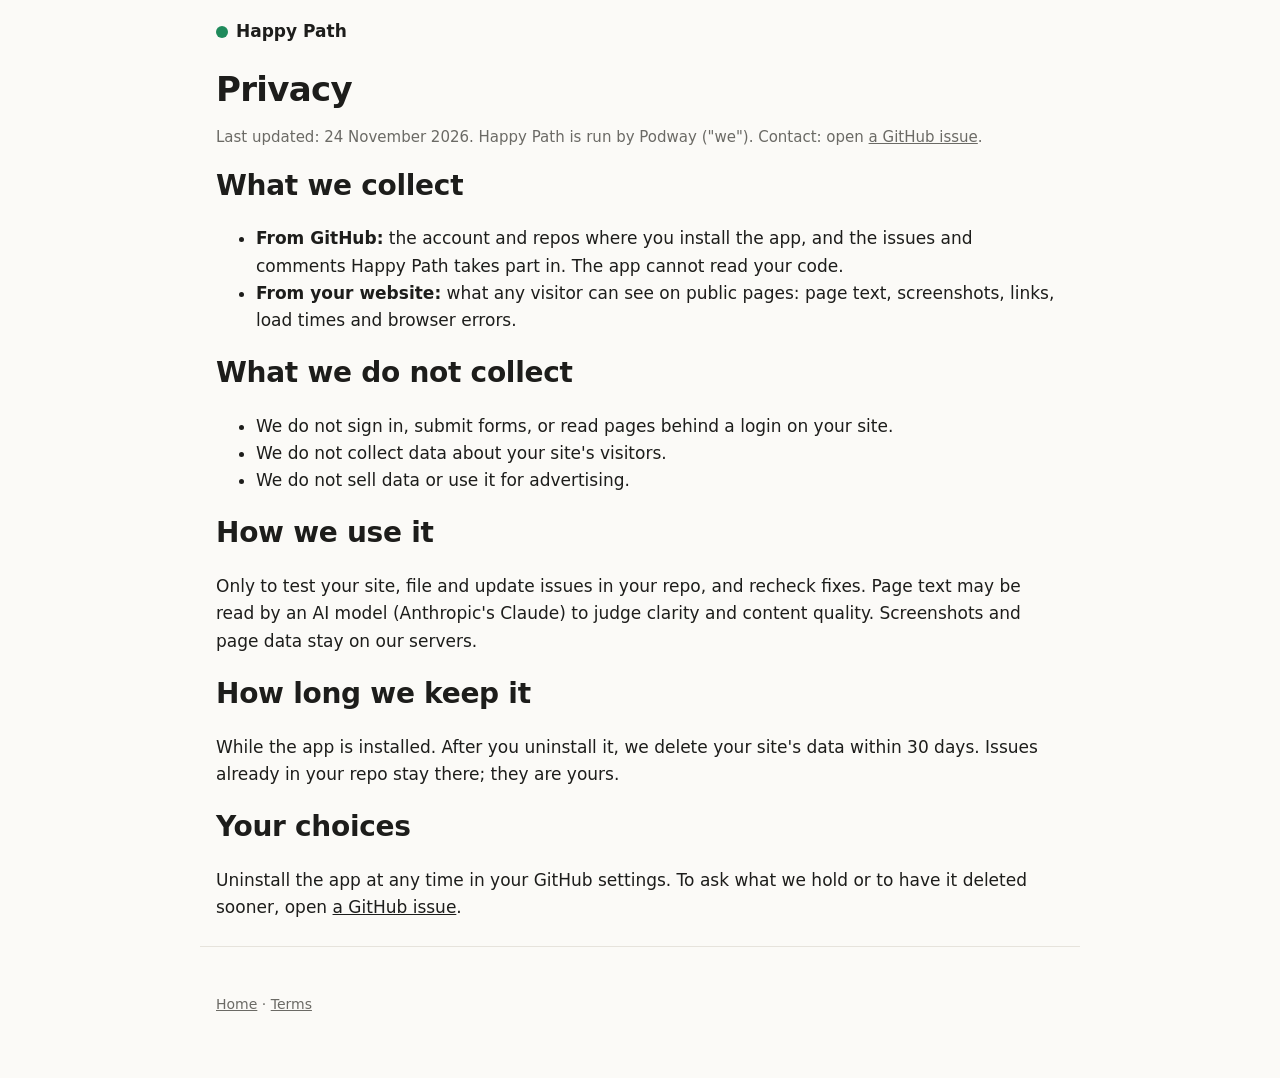
<file: privacy.html>
<!doctype html><html lang="en"><head><meta charset="utf-8"><meta name="viewport" content="width=device-width, initial-scale=1"><title>Privacy · Happy Path</title><link rel="stylesheet" href="style.css"></head>
<body><header class="top"><a class="brand" href="./"><span class="dot"></span>Happy Path</a></header>
<main class="doc"><section>
<h1>Privacy</h1>
<p class="muted">Last updated: 24 November 2026. Happy Path is run by Podway ("we"). Contact: open <a href="https://github.com/usehappypath/usehappypath.github.io/issues">a GitHub issue</a>.</p>
<h2>What we collect</h2>
<ul>
<li><b>From GitHub:</b> the account and repos where you install the app, and the issues and comments Happy Path takes part in. The app cannot read your code.</li>
<li><b>From your website:</b> what any visitor can see on public pages: page text, screenshots, links, load times and browser errors.</li>
</ul>
<h2>What we do not collect</h2>
<ul>
<li>We do not sign in, submit forms, or read pages behind a login on your site.</li>
<li>We do not collect data about your site's visitors.</li>
<li>We do not sell data or use it for advertising.</li>
</ul>
<h2>How we use it</h2>
<p>Only to test your site, file and update issues in your repo, and recheck fixes. Page text may be read by an AI model (Anthropic's Claude) to judge clarity and content quality. Screenshots and page data stay on our servers.</p>
<h2>How long we keep it</h2>
<p>While the app is installed. After you uninstall it, we delete your site's data within 30 days. Issues already in your repo stay there; they are yours.</p>
<h2>Your choices</h2>
<p>Uninstall the app at any time in your GitHub settings. To ask what we hold or to have it deleted sooner, open <a href="https://github.com/usehappypath/usehappypath.github.io/issues">a GitHub issue</a>.</p>
</section></main>
<footer><p><a href="./">Home</a> · <a href="terms.html">Terms</a></p></footer></body></html>
</file>
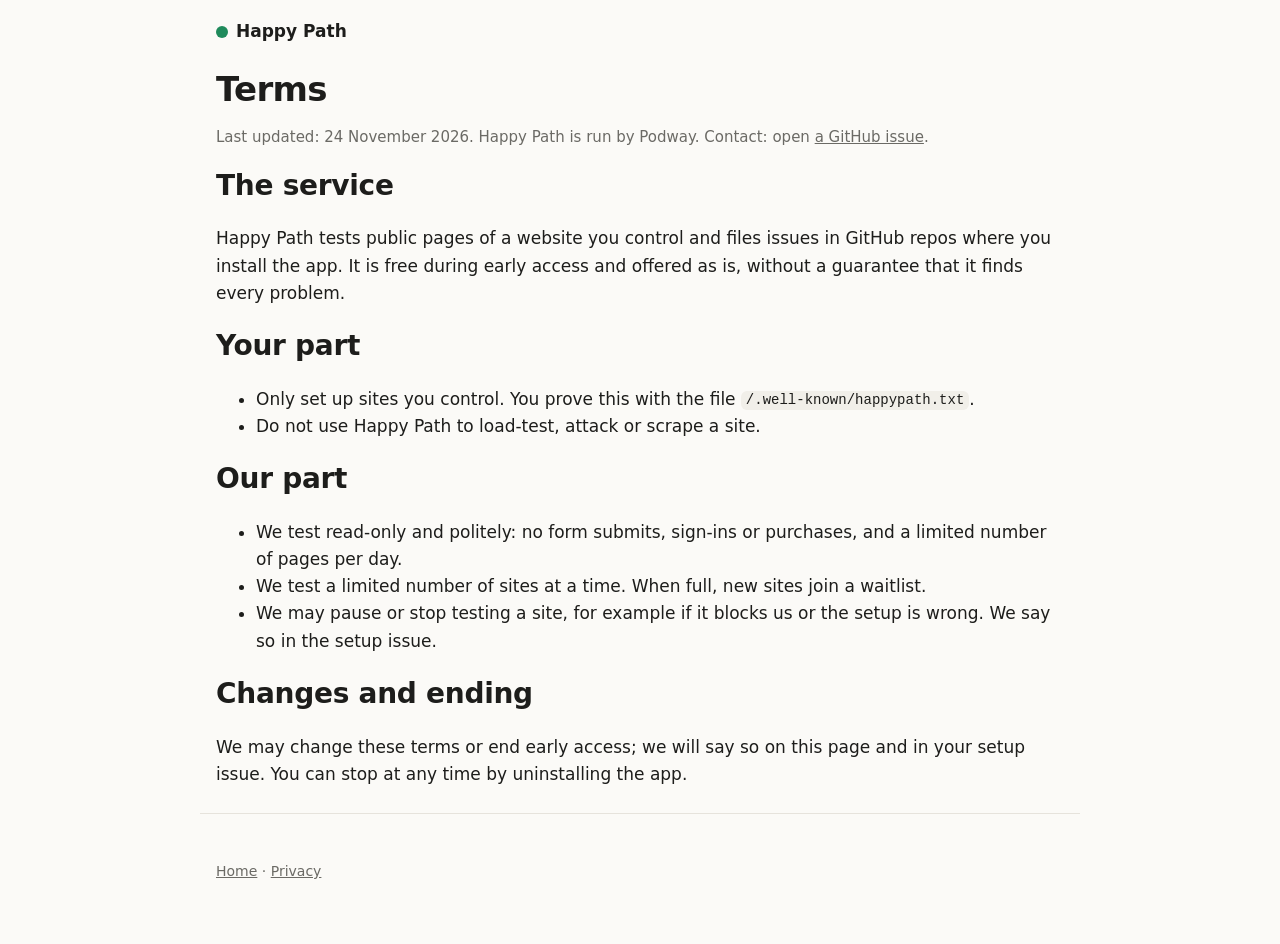
<file: terms.html>
<!doctype html><html lang="en"><head><meta charset="utf-8"><meta name="viewport" content="width=device-width, initial-scale=1"><title>Terms · Happy Path</title><link rel="stylesheet" href="style.css"></head>
<body><header class="top"><a class="brand" href="./"><span class="dot"></span>Happy Path</a></header>
<main class="doc"><section>
<h1>Terms</h1>
<p class="muted">Last updated: 24 November 2026. Happy Path is run by Podway. Contact: open <a href="https://github.com/usehappypath/usehappypath.github.io/issues">a GitHub issue</a>.</p>
<h2>The service</h2>
<p>Happy Path tests public pages of a website you control and files issues in GitHub repos where you install the app. It is free during early access and offered as is, without a guarantee that it finds every problem.</p>
<h2>Your part</h2>
<ul>
<li>Only set up sites you control. You prove this with the file <code>/.well-known/happypath.txt</code>.</li>
<li>Do not use Happy Path to load-test, attack or scrape a site.</li>
</ul>
<h2>Our part</h2>
<ul>
<li>We test read-only and politely: no form submits, sign-ins or purchases, and a limited number of pages per day.</li>
<li>We test a limited number of sites at a time. When full, new sites join a waitlist.</li>
<li>We may pause or stop testing a site, for example if it blocks us or the setup is wrong. We say so in the setup issue.</li>
</ul>
<h2>Changes and ending</h2>
<p>We may change these terms or end early access; we will say so on this page and in your setup issue. You can stop at any time by uninstalling the app.</p>
</section></main>
<footer><p><a href="./">Home</a> · <a href="privacy.html">Privacy</a></p></footer></body></html>
</file>
<file: style.css>
:root{--bg:#fbfaf7;--fg:#1d1d1b;--muted:#6b6a65;--line:#e6e3dc;--card:#fff;--accent:#1f8a5b;--accent-fg:#fff;--code:#f1efe9}
@media (prefers-color-scheme:dark){:root{--bg:#141413;--fg:#ecebe6;--muted:#a3a19a;--line:#2d2c29;--card:#1c1c1a;--accent:#3cc48a;--accent-fg:#0d1f16;--code:#25241f}}
*{box-sizing:border-box}
html{-webkit-text-size-adjust:100%}
body{margin:0;background:var(--bg);color:var(--fg);font:17px/1.6 system-ui,-apple-system,"Segoe UI",Roboto,sans-serif}
a{color:inherit}
code,pre{font:14px/1.5 ui-monospace,SFMono-Regular,Menlo,monospace;background:var(--code);border-radius:6px}
code{padding:.1em .35em}
pre{padding:14px 16px;overflow-x:auto}
pre code{padding:0;background:none}
.top{display:flex;justify-content:space-between;align-items:center;gap:16px;max-width:880px;margin:0 auto;padding:18px 16px}
.brand{font-weight:700;text-decoration:none;display:flex;align-items:center;gap:8px}
.dot{width:12px;height:12px;border-radius:50%;background:var(--accent);display:inline-block}
.top nav{display:flex;gap:16px;font-size:15px}
.top nav a{text-decoration:none;color:var(--muted)}
main{max-width:880px;margin:0 auto;padding:0 16px}
section{padding:40px 0;border-top:1px solid var(--line)}
.hero{border-top:0;padding-top:48px}
.kicker{color:var(--accent);font-weight:600;margin:0 0 8px}
h1{font-size:clamp(32px,6vw,52px);line-height:1.1;margin:0 0 16px;letter-spacing:-.02em}
h2{font-size:28px;margin:0 0 16px;letter-spacing:-.01em}
h3{font-size:18px;margin:18px 0 6px}
.lead{font-size:19px;max-width:640px;color:var(--fg)}
.cta{display:flex;flex-wrap:wrap;gap:16px;align-items:center;margin:24px 0 8px}
.button{background:var(--accent);color:var(--accent-fg);padding:12px 20px;border-radius:10px;font-weight:600;text-decoration:none}
.link{text-decoration:none;font-weight:500}
.note,.muted{color:var(--muted);font-size:15px}
.issue-demo{display:grid;gap:10px;border-top:0;padding-top:8px}
.issue{background:var(--card);border:1px solid var(--line);border-radius:12px;padding:14px 16px}
.issue p{margin:6px 0}
.issue.closed{border-color:var(--accent)}
.issue-head{display:flex;gap:8px;flex-wrap:wrap;align-items:center}
.badge{font-size:12px;border:1px solid var(--accent);color:var(--accent);border-radius:999px;padding:1px 8px}
.reply{justify-self:end}
.steps{padding-left:22px}
.steps li{margin:10px 0}
.cmds{width:100%;border-collapse:collapse}
.cmds td{border-top:1px solid var(--line);padding:10px 8px;vertical-align:top}
.cmds td:first-child{white-space:nowrap;width:1%}
.cards{display:grid;gap:14px;grid-template-columns:repeat(auto-fit,minmax(230px,1fr))}
.cards div{background:var(--card);border:1px solid var(--line);border-radius:12px;padding:4px 16px 8px}
details{border-top:1px solid var(--line);padding:10px 0}
summary{cursor:pointer;font-weight:600}
footer{max-width:880px;margin:0 auto;padding:32px 16px 48px;color:var(--muted);font-size:14px;border-top:1px solid var(--line)}
.doc h1{font-size:34px}
.doc section{border-top:0;padding:8px 0}
@media (max-width:560px){.cmds td:first-child{white-space:normal}.top nav{gap:10px;font-size:14px}}
/* v2: story + titled sections */
:root{--gh-bg:#fff;--gh-head:#f6f8fa;--gh-line:#d0d7de;--gh-fg:#1f2328;--gh-muted:#59636e;--gh-open:#1f883d;--gh-done:#8250df;--gh-link:#0969da}
@media (prefers-color-scheme:dark){:root{--gh-bg:#0d1117;--gh-head:#151b23;--gh-line:#3d444d;--gh-fg:#f0f6fc;--gh-muted:#9198a1;--gh-open:#238636;--gh-done:#8957e5;--gh-link:#4493f8}}
.eyebrow{color:var(--accent);font-weight:600;font-size:13px;letter-spacing:.08em;text-transform:uppercase;margin:0 0 6px}
.story{max-width:640px;font-size:18px}
.story p{margin:0 0 14px}
.punch{font-size:22px;line-height:1.35;margin-top:22px!important}
.ticks{list-style:none;padding:0}
.ticks li{padding-left:28px;position:relative;margin:10px 0}
.ticks li:before{content:"";position:absolute;left:4px;top:.55em;width:10px;height:10px;border-radius:50%;background:var(--accent)}
.day{list-style:none;padding:0;margin:0;border-left:2px solid var(--line);margin-left:6px}
.day li{position:relative;padding:0 0 6px 22px}
.day li:before{content:"";position:absolute;left:-7px;top:24px;width:12px;height:12px;border-radius:50%;background:var(--bg);border:2px solid var(--accent)}
.day h3{margin-top:18px}
.day p{margin:4px 0}
.small{font-size:13px}
/* GitHub-like issue */
.gh{background:var(--gh-bg);color:var(--gh-fg);border:1px solid var(--gh-line);border-radius:12px;padding:20px;font:14px/1.5 -apple-system,BlinkMacSystemFont,"Segoe UI","Noto Sans",Helvetica,Arial,sans-serif;margin-top:16px}
.gh a{color:var(--gh-link)}
.gh .muted{color:var(--gh-muted);font-size:inherit}
.gh code{background:var(--gh-head);font-size:12.5px}
.gh-title{border-bottom:1px solid var(--gh-line);padding-bottom:14px;margin-bottom:18px}
.gh-title h3{font-size:24px;font-weight:400;margin:0 0 10px;line-height:1.3}
.gh-num{color:var(--gh-muted);font-weight:300}
.gh-meta{display:flex;flex-wrap:wrap;gap:8px;align-items:center;color:var(--gh-muted)}
.gh-meta b{color:var(--gh-fg)}
.gh-state{display:inline-flex;align-items:center;gap:5px;color:#fff;border-radius:999px;padding:4px 12px;font-weight:500}
.gh-state svg{width:16px;height:16px}
.gh-state.open{background:var(--gh-open)}
.gh-bot{border:1px solid var(--gh-line);border-radius:999px;padding:0 6px;font-size:11px;color:var(--gh-muted);font-weight:500}
.gh-body{display:grid;grid-template-columns:1fr 200px;gap:24px}
.gh-thread{min-width:0}
.gh-item{display:flex;gap:12px;margin-bottom:18px}
.gh-avatar{flex:0 0 40px;height:40px;border-radius:50%;display:grid;place-items:center;font-size:13px;font-weight:700;color:#fff}
.gh-avatar.hp{background:var(--accent);border-radius:8px}
.gh-avatar.you{background:#bf3989}
.gh-comment{flex:1;min-width:0;border:1px solid var(--gh-line);border-radius:6px;position:relative}
.gh-comment:before{content:"";position:absolute;left:-8px;top:14px;width:14px;height:14px;background:var(--gh-head);border-left:1px solid var(--gh-line);border-bottom:1px solid var(--gh-line);transform:rotate(45deg)}
.gh-chead{background:var(--gh-head);border-bottom:1px solid var(--gh-line);padding:8px 14px;border-radius:6px 6px 0 0;display:flex;flex-wrap:wrap;gap:6px;align-items:center}
.gh-cbody{padding:12px 16px}
.gh-cbody p{margin:0 0 10px}
.gh-cbody ol{margin:0 0 10px;padding-left:22px}
.gh-cbody hr{border:0;border-top:1px solid var(--gh-line);margin:14px 0 10px}
.gh-h{font-weight:600;margin:14px 0 4px!important}
.gh-event{display:flex;gap:10px;align-items:center;margin:0 0 0 56px;color:var(--gh-muted)}
.gh-event b{color:var(--gh-fg)}
.gh-ev-icon{display:grid;place-items:center;width:32px;height:32px;border-radius:50%;background:var(--gh-done);color:#fff}
.gh-ev-icon svg{width:16px;height:16px}
.gh-side>div{border-bottom:1px solid var(--gh-line);padding:0 0 12px;margin-bottom:12px}
.gh-sh{font-size:12px;font-weight:600;color:var(--gh-muted);margin:0 0 8px}
.gh-label{display:inline-block;border-radius:999px;padding:0 9px;font-size:12px;font-weight:500;margin:0 4px 6px 0;line-height:20px}
.gh-label.hp{background:#d8f5e5;color:#11603b}
.gh-label.high{background:#ffd8d3;color:#8c1d10}
.gh-label.type{background:#ddf4ff;color:#0a4b8c}
/* phone screenshot mock */
.shots{margin:12px 0}
.shots figure{margin:0;display:inline-block}
.shots figcaption{font-size:12px;color:var(--gh-muted);margin-top:6px}
.phone{position:relative;width:190px;height:300px;border:6px solid #1f2328;border-radius:22px;background:#f5f4f0;overflow:hidden;color:#1f2328;font-size:12px}
.ph-bar{height:22px;background:#e7e5df}
.ph-card{margin:16px 12px;background:#fff;border:1px solid #ddd;border-radius:8px;padding:12px;display:grid;gap:6px}
.ph-btn{background:#1f8a5b;color:#fff;border-radius:6px;padding:7px;text-align:center;font-weight:600;margin-top:70px}
.ph-cookie{position:absolute;left:0;right:0;bottom:92px;opacity:.96;background:#1f2328;color:#fff;padding:14px 12px;font-size:11px}
.ph-tap{position:absolute;left:84px;bottom:104px;width:26px;height:26px;border-radius:50%;border:3px solid #e5484d;background:rgba(229,72,77,.25)}
@media (max-width:720px){.gh{padding:14px}.gh-body{grid-template-columns:1fr}.gh-side{order:-1;display:flex;gap:16px;flex-wrap:wrap}.gh-side>div{border:0;margin:0;padding:0}.gh-avatar{flex-basis:32px;height:32px;font-size:11px}.gh-event{margin-left:44px}.gh-title h3{font-size:20px}}
@media (max-width:560px){.top nav a[href="#issue"],.top nav a[href="#faq"]{display:none}.top nav a{white-space:nowrap}}
/* blog */
.post{max-width:720px}
.post h1{font-size:clamp(30px,5vw,44px)}
.post .meta{color:var(--muted);font-size:15px;margin:0 0 28px}
.post section{padding:28px 0}
.post p,.post li{max-width:680px}
.tbl{overflow-x:auto;margin:12px 0;border:1px solid var(--line);border-radius:10px}
.tbl table{border-collapse:collapse;width:100%;font-size:14px;min-width:760px}
.tbl th,.tbl td{text-align:left;vertical-align:top;padding:9px 10px;border-bottom:1px solid var(--line)}
.tbl th{background:var(--code);font-weight:600;position:sticky;top:0}
.tbl tr.us td{background:color-mix(in srgb,var(--accent) 10%,transparent)}
.tbl td:first-child{font-weight:600;white-space:nowrap}
.callout{border-left:3px solid var(--accent);padding:4px 0 4px 16px;margin:18px 0}
.sources{font-size:14px;color:var(--muted)}
.sources li{margin:4px 0}
.postlist a{font-weight:600}
.tbl td:first-child,.tbl th:first-child{position:sticky;left:0;background:var(--bg);z-index:1;white-space:normal;min-width:96px;box-shadow:1px 0 0 var(--line)}
.tbl th:first-child{background:var(--code);z-index:2}
.tbl tr.us td:first-child{background:color-mix(in srgb,var(--accent) 10%,var(--bg))}
.swipe{display:none;font-size:13px;color:var(--muted);margin:0}
@media (max-width:760px){.swipe{display:block}}
.tbl.fit table{min-width:0}.tbl.fit th[scope=row]{width:38%}.tbl.fit th[scope=rowgroup]{background:var(--code)}
</file>
